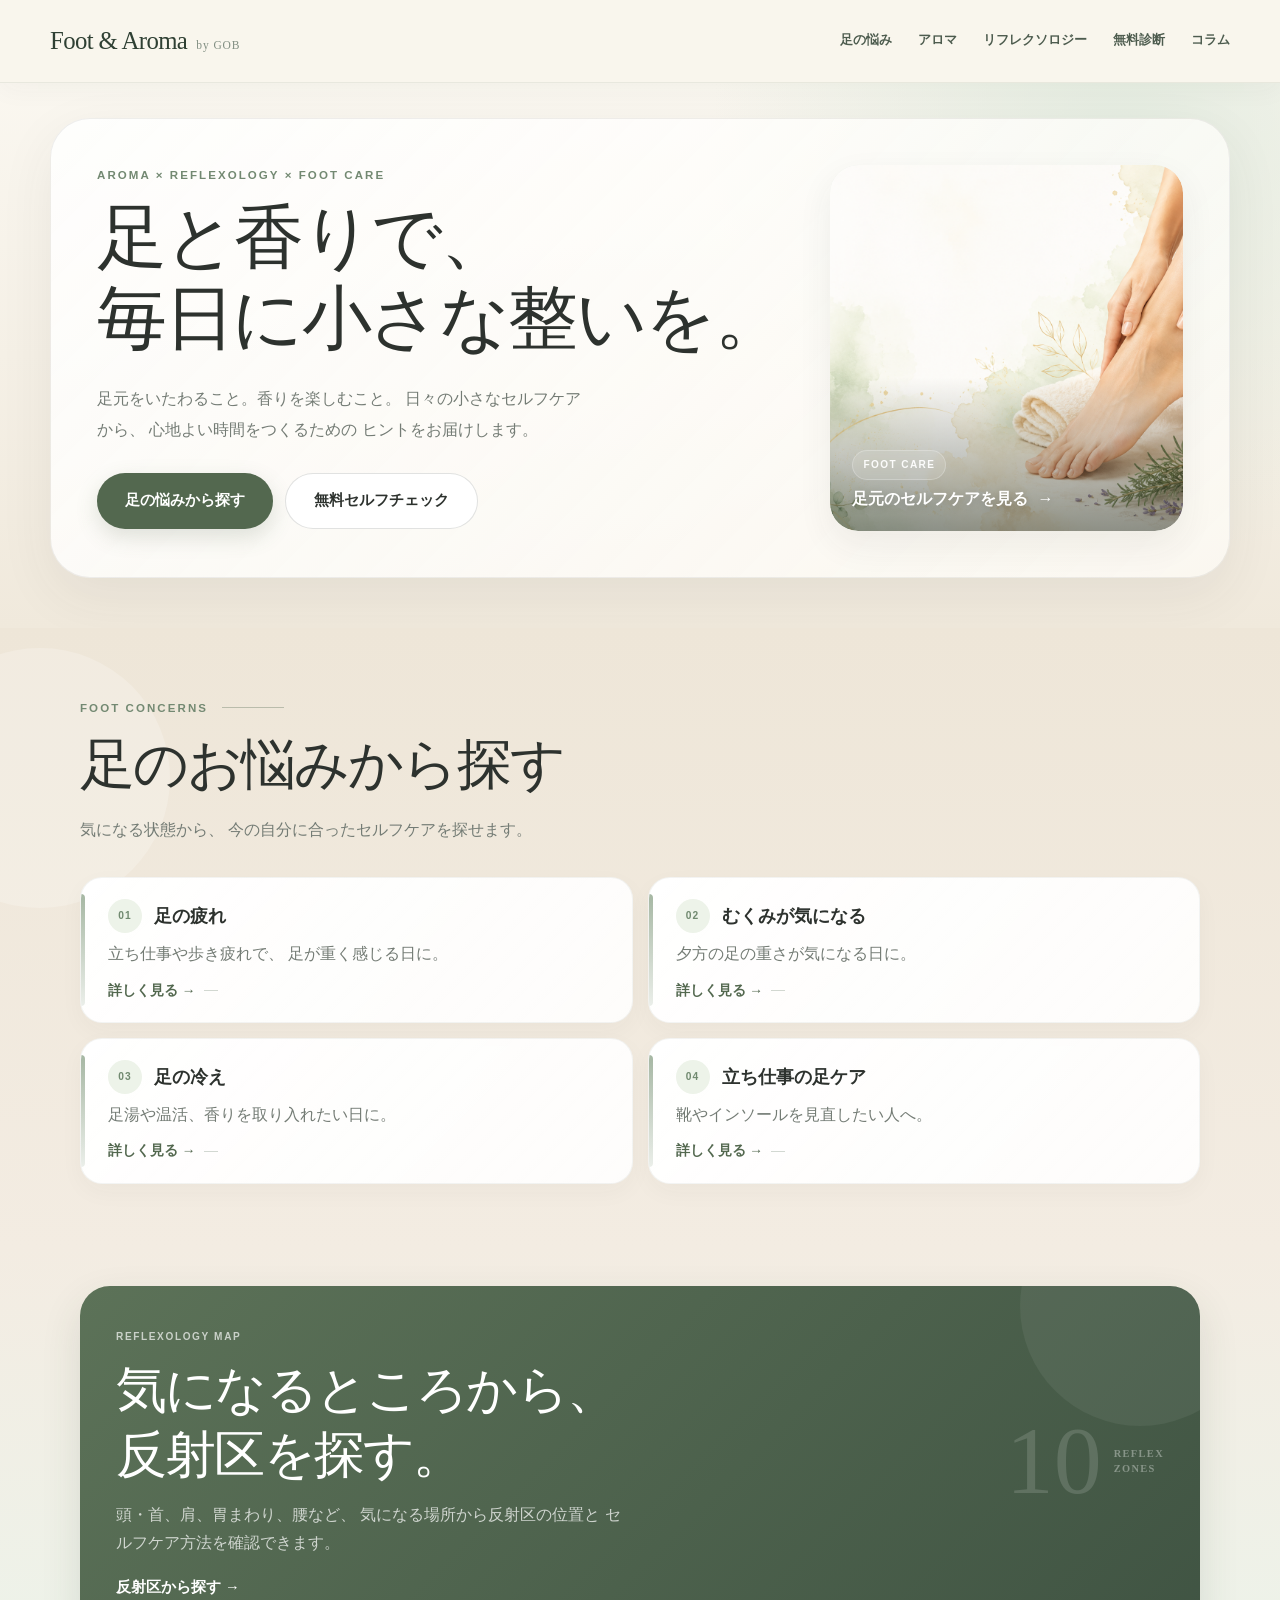
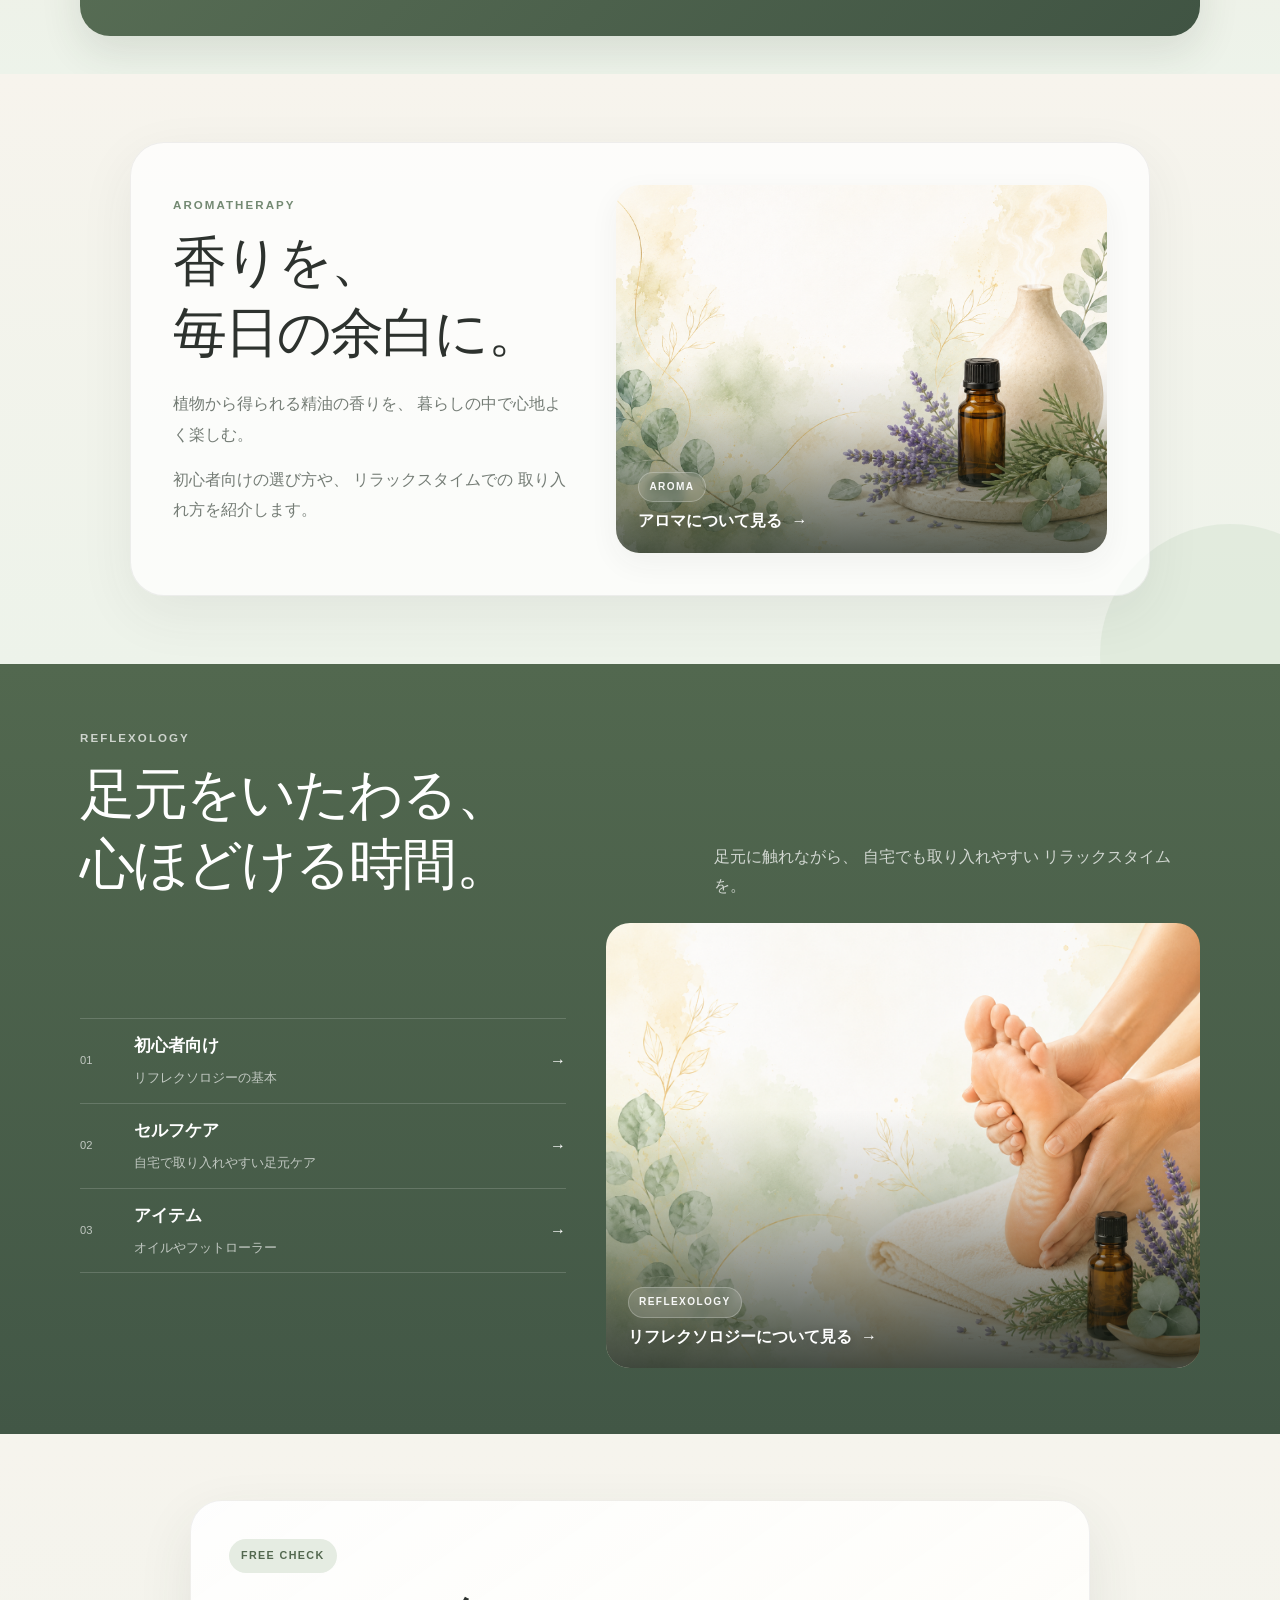
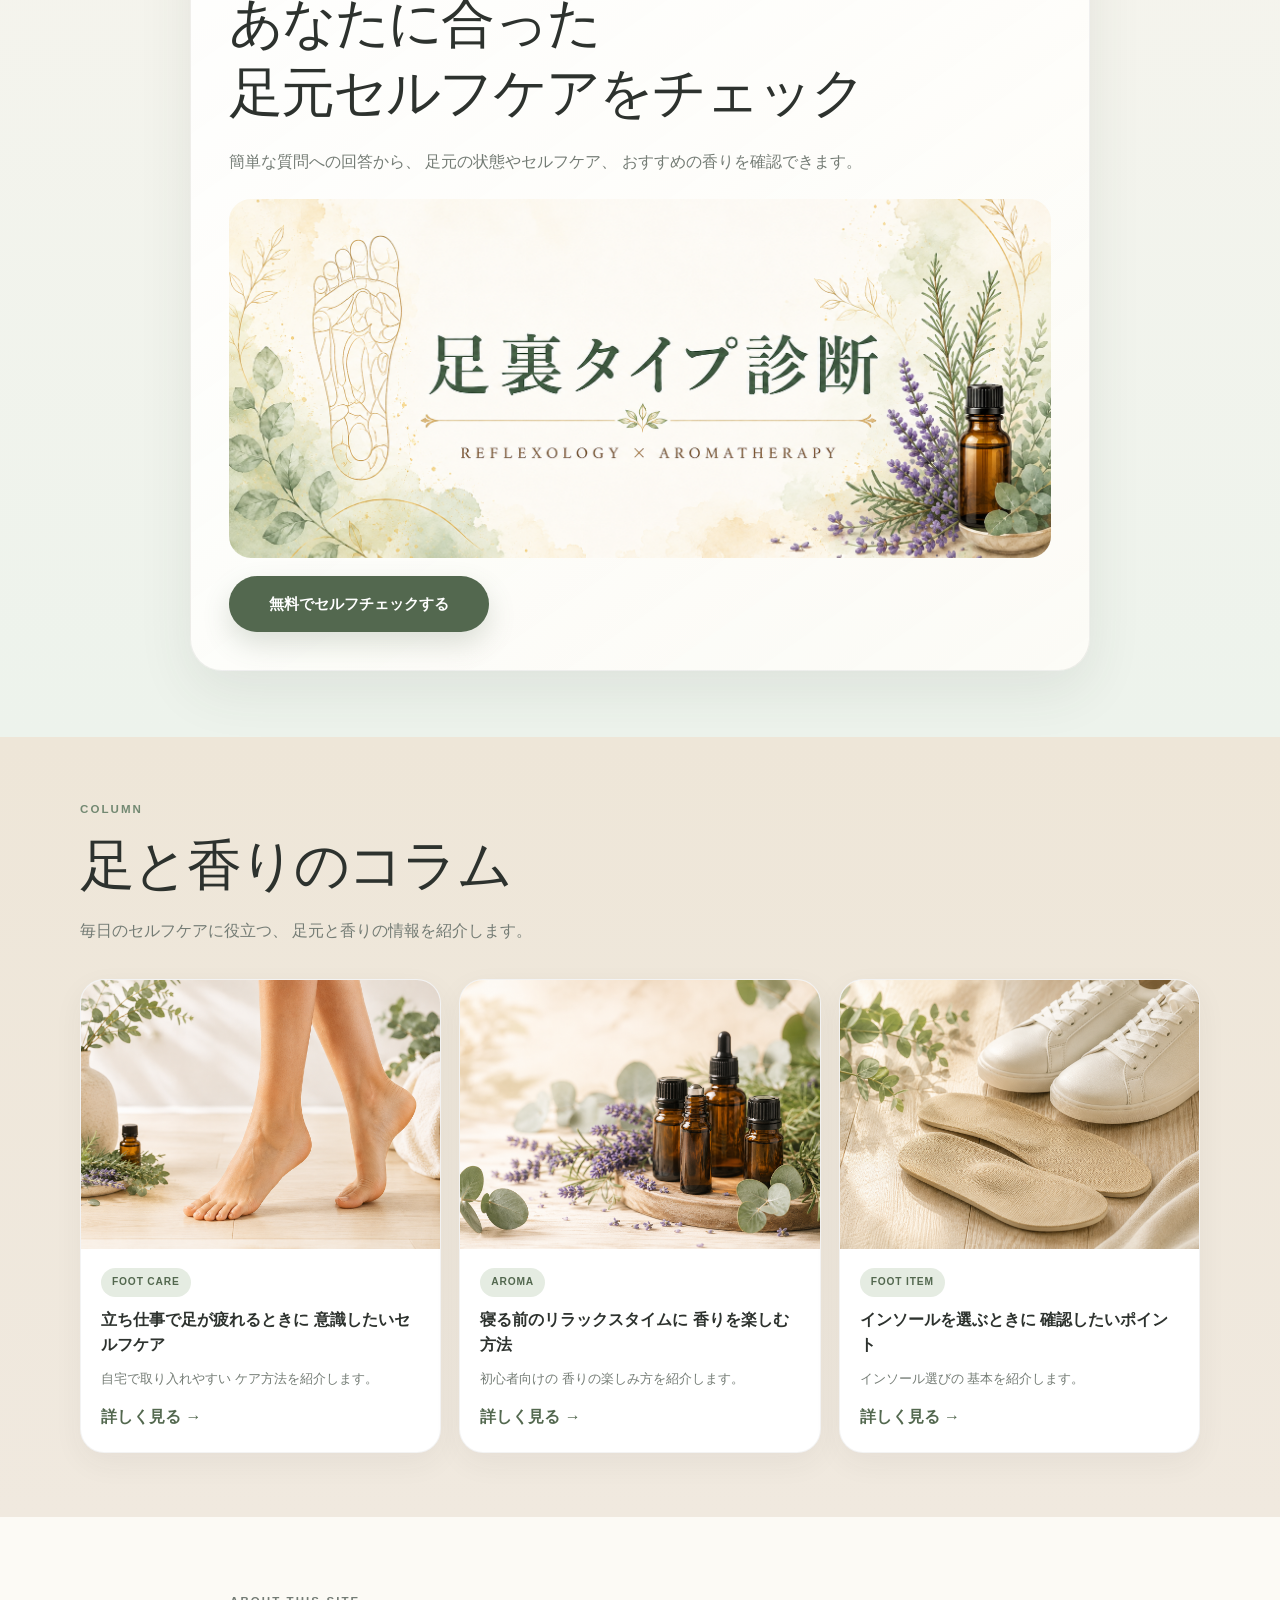
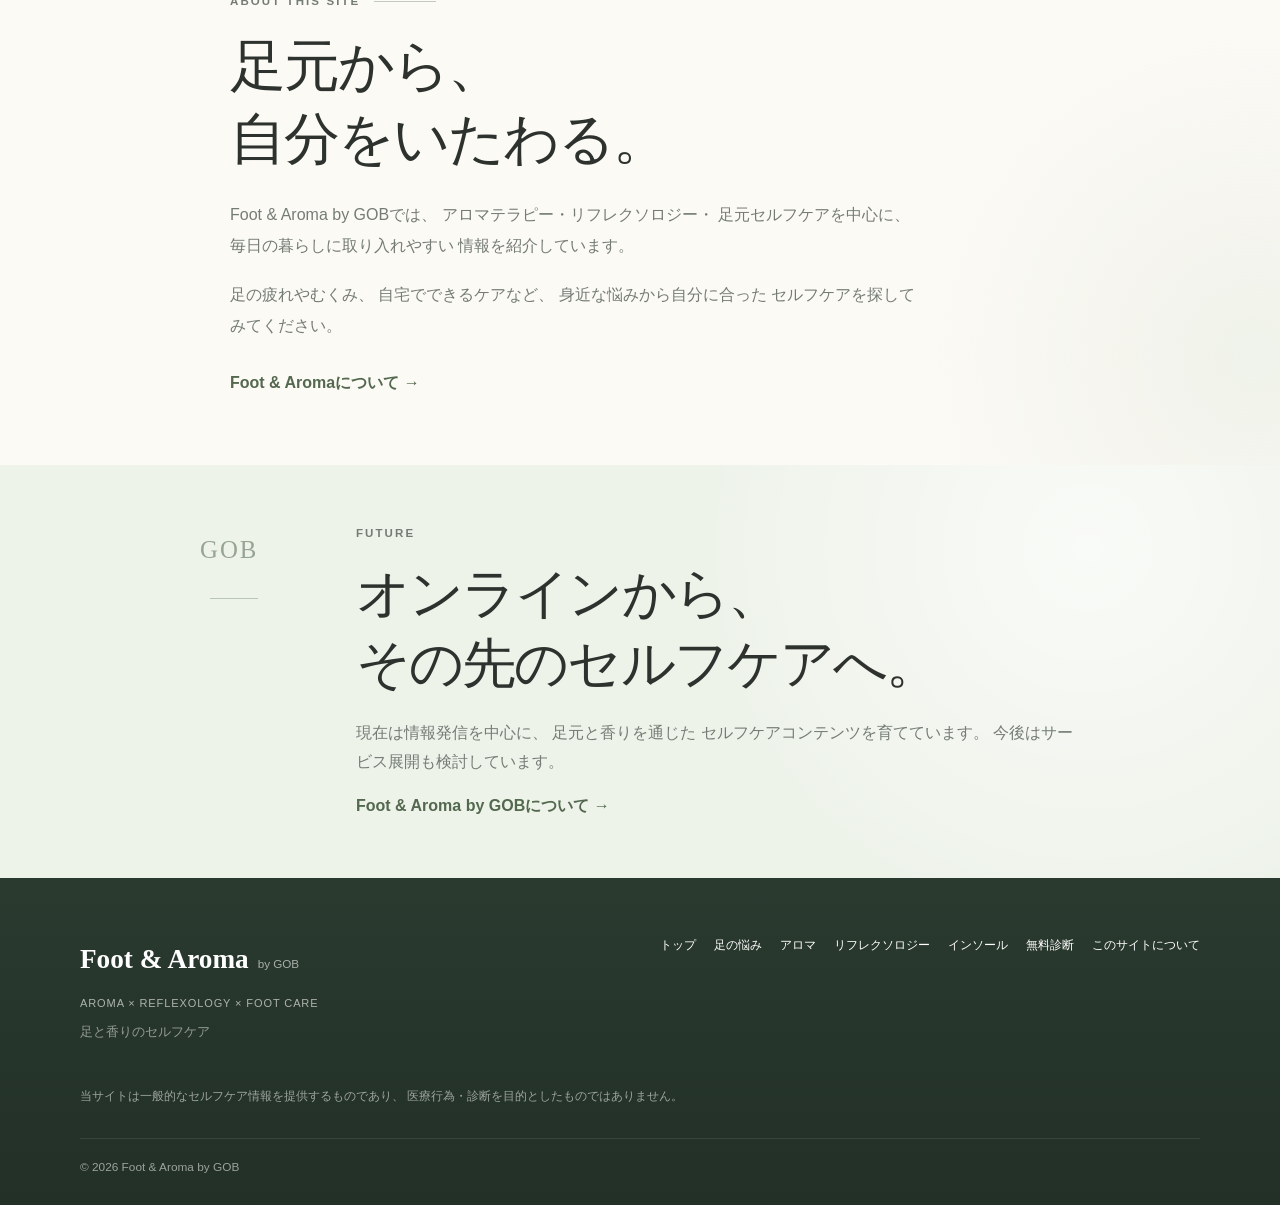
<file: index.html>
<!DOCTYPE html>
<html lang="ja">

<head>
  <meta charset="UTF-8">

  <meta
    name="viewport"
    content="width=device-width, initial-scale=1.0"
  >

  <title>
    Foot & Aroma by GOB｜アロマ・リフレクソロジー・足元セルフケア
  </title>

  <meta
    name="description"
    content="足の疲れ・むくみ・冷えなど、毎日の足元の悩みに。アロマテラピー、リフレクソロジー、足裏セルフケアを通じて、毎日に心地よい整いを届けるFoot & Aroma by GOB。"
  >

  <link
    rel="canonical"
    href="https://gamikazu.github.io/foot-aroma-site/"
  >

  <meta property="og:type" content="website">
  <meta property="og:locale" content="ja_JP">

  <meta
    property="og:title"
    content="Foot & Aroma by GOB｜足と香りのセルフケア"
  >

  <meta
    property="og:description"
    content="足と香りで、毎日に小さな整いを。"
  >

  <meta
    property="og:url"
    content="https://gamikazu.github.io/foot-aroma-site/"
  >

  <meta
    property="og:site_name"
    content="Foot & Aroma by GOB"
  >

  <meta
    property="og:image"
    content="https://gamikazu.github.io/foot-aroma-site/hero-main.png"
  >

  <meta
    name="twitter:card"
    content="summary_large_image"
  >

  <meta
    name="twitter:title"
    content="Foot & Aroma by GOB"
  >

  <meta
    name="twitter:description"
    content="足と香りで、毎日に小さな整いを。"
  >

  <meta
    name="twitter:image"
    content="https://gamikazu.github.io/foot-aroma-site/hero-main.png"
  >

  <link
    rel="stylesheet"
    href="style.css"
  >

  <script type="application/ld+json">
  {
    "@context": "https://schema.org",
    "@type": "WebSite",
    "name": "Foot & Aroma by GOB",
    "alternateName": "Foot & Aroma",
    "url": "https://gamikazu.github.io/foot-aroma-site/",
    "description": "アロマテラピー、リフレクソロジー、足元セルフケアを紹介する情報サイト",
    "inLanguage": "ja"
  }
  </script>

</head>

<body>


  <!-- =========================================
       HEADER
  ========================================== -->

  <header class="site-header">

    <div class="header-inner">

      <a
        href="index.html"
        class="text-logo"
        aria-label="Foot & Aroma by GOB トップページ"
      >

        <span class="text-logo-main">
          Foot & Aroma
        </span>

        <span class="text-logo-sub">
          by GOB
        </span>

      </a>


      <button
        class="menu-button"
        type="button"
        aria-label="メニューを開く"
        aria-expanded="false"
        aria-controls="global-nav"
      >
        <span></span>
        <span></span>
        <span></span>
      </button>


      <nav
        id="global-nav"
        class="global-nav"
        aria-label="メインナビゲーション"
      >

        <a href="#concerns">
          足の悩み
        </a>

        <a href="#aroma">
          アロマ
        </a>

        <a href="#reflexology">
          リフレクソロジー
        </a>

        <a href="#diagnosis">
          無料診断
        </a>

        <a href="#column">
          コラム
        </a>

      </nav>

    </div>

  </header>



  <main>


    <!-- =========================================
         HERO
    ========================================== -->

    <section class="hero">

      <div class="hero-shell">

        <div class="hero-copy">

          <p class="eyebrow">
            AROMA × REFLEXOLOGY × FOOT CARE
          </p>


          <h1>

            <span class="hero-title-line">
              足と香りで、
            </span>

            <span class="hero-title-line">
              毎日に小さな整いを。
            </span>

          </h1>


          <p class="hero-description">
            足元をいたわること。香りを楽しむこと。
            日々の小さなセルフケアから、
            心地よい時間をつくるための
            ヒントをお届けします。
          </p>


          <div class="hero-actions">

            <a
              href="foot-care.html"
              class="button button-primary"
            >
              足の悩みから探す
            </a>

            <a
              href="diagnosis.html"
              class="button button-secondary"
            >
              無料セルフチェック
            </a>

          </div>

        </div>


        <div class="hero-visual">

          <a
            href="foot-care.html"
            class="hero-image-link image-cta-card image-cta-hero"
            aria-label="足元のセルフケアを見る"
          >

            <img
              src="hero-main.png"
              alt="アロマオイルと足元のセルフケアをイメージしたビジュアル"
              fetchpriority="high"
              decoding="async"
            >

            <span class="image-cta-overlay">

              <span class="image-cta-kicker">
                FOOT CARE
              </span>

              <span class="image-cta-title">
                足元のセルフケアを見る
                <span class="image-cta-arrow">
                  →
                </span>
              </span>

            </span>

          </a>

        </div>

      </div>

    </section>



    <!-- =========================================
         FOOT CONCERNS
    ========================================== -->

    <section
      id="concerns"
      class="section section-concerns"
    >

      <div class="container">

        <div class="section-heading">

          <p class="eyebrow">
            FOOT CONCERNS
          </p>


          <h2>
            足のお悩みから探す
          </h2>


          <p>
            気になる状態から、
            今の自分に合ったセルフケアを探せます。
          </p>

        </div>


        <div class="concern-grid">


          <a
            href="foot-care.html#fatigue"
            class="concern-card"
          >

            <div class="concern-card-top">

              <span>
                01
              </span>

              <h3>
                足の疲れ
              </h3>

            </div>


            <p>
              立ち仕事や歩き疲れで、
              足が重く感じる日に。
            </p>


            <strong>
              詳しく見る →
            </strong>

          </a>



          <a
            href="foot-care.html#swelling"
            class="concern-card"
          >

            <div class="concern-card-top">

              <span>
                02
              </span>

              <h3>
                むくみが気になる
              </h3>

            </div>


            <p>
              夕方の足の重さが気になる日に。
            </p>


            <strong>
              詳しく見る →
            </strong>

          </a>



          <a
            href="foot-care.html#cold"
            class="concern-card"
          >

            <div class="concern-card-top">

              <span>
                03
              </span>

              <h3>
                足の冷え
              </h3>

            </div>


            <p>
              足湯や温活、香りを取り入れたい日に。
            </p>


            <strong>
              詳しく見る →
            </strong>

          </a>



          <a
            href="foot-care.html#standing"
            class="concern-card"
          >

            <div class="concern-card-top">

              <span>
                04
              </span>

              <h3>
                立ち仕事の足ケア
              </h3>

            </div>


            <p>
              靴やインソールを見直したい人へ。
            </p>


            <strong>
              詳しく見る →
            </strong>

          </a>


        </div>

      </div>

    </section>



    <!-- =========================================
         REFLEX ZONE CTA
    ========================================== -->

    <section class="reflex-zone-cta-section">

      <div class="container">

        <a
          href="reflexology.html#reflex-zones"
          class="reflex-zone-cta"
          aria-label="反射区から探す"
        >

          <div class="reflex-zone-cta-copy">

            <span class="reflex-zone-cta-label">
              REFLEXOLOGY MAP
            </span>

            <h2>
              気になるところから、<br>
              反射区を探す。
            </h2>

            <p>
              頭・首、肩、胃まわり、腰など、
              気になる場所から反射区の位置と
              セルフケア方法を確認できます。
            </p>

            <strong>
              反射区から探す →
            </strong>

          </div>


          <div
            class="reflex-zone-cta-mark"
            aria-hidden="true"
          >
            10

            <small>
              REFLEX<br>
              ZONES
            </small>

          </div>

        </a>

      </div>

    </section>



    <!-- =========================================
         AROMA
    ========================================== -->

    <section
      id="aroma"
      class="section section-aroma"
    >

      <div class="container aroma-layout">

        <div class="aroma-copy">

          <p class="eyebrow">
            AROMATHERAPY
          </p>


          <h2>
            香りを、<br>
            毎日の余白に。
          </h2>


          <p>
            植物から得られる精油の香りを、
            暮らしの中で心地よく楽しむ。
          </p>


          <p>
            初心者向けの選び方や、
            リラックスタイムでの
            取り入れ方を紹介します。
          </p>

        </div>


        <a
          href="aroma.html"
          class="aroma-image image-link image-cta-card"
          aria-label="アロマについて見る"
        >

          <img
            src="category-aroma.png"
            alt="アロマオイルと植物のイメージ"
            loading="lazy"
            decoding="async"
          >

          <span class="image-cta-overlay">

            <span class="image-cta-kicker">
              AROMA
            </span>

            <span class="image-cta-title">
              アロマについて見る

              <span class="image-cta-arrow">
                →
              </span>

            </span>

          </span>

        </a>

      </div>

    </section>



    <!-- =========================================
         REFLEXOLOGY
    ========================================== -->

    <section
      id="reflexology"
      class="section section-reflexology"
    >

      <div class="container">


        <div class="reflexology-heading">

          <div>

            <p class="eyebrow eyebrow-light">
              REFLEXOLOGY
            </p>


            <h2>
              足元をいたわる、<br>
              心ほどける時間。
            </h2>

          </div>


          <p>
            足元に触れながら、
            自宅でも取り入れやすい
            リラックスタイムを。
          </p>

        </div>


        <div class="reflexology-layout">

          <div class="reflexology-menu">


            <a
              href="reflexology.html"
              class="reflexology-row"
            >

              <span>
                01
              </span>

              <div>

                <strong>
                  初心者向け
                </strong>

                <small>
                  リフレクソロジーの基本
                </small>

              </div>

              <b>
                →
              </b>

            </a>



            <a
              href="reflexology.html"
              class="reflexology-row"
            >

              <span>
                02
              </span>

              <div>

                <strong>
                  セルフケア
                </strong>

                <small>
                  自宅で取り入れやすい足元ケア
                </small>

              </div>

              <b>
                →
              </b>

            </a>



            <a
              href="reflexology.html"
              class="reflexology-row"
            >

              <span>
                03
              </span>

              <div>

                <strong>
                  アイテム
                </strong>

                <small>
                  オイルやフットローラー
                </small>

              </div>

              <b>
                →
              </b>

            </a>


          </div>


          <a
            href="reflexology.html"
            class="reflexology-image image-link image-cta-card image-cta-reflexology"
            aria-label="リフレクソロジーについて見る"
          >

            <img
              src="category-reflexology.png"
              alt="リフレクソロジーのイメージ"
              loading="lazy"
              decoding="async"
            >

            <span class="image-cta-overlay">

              <span class="image-cta-kicker">
                REFLEXOLOGY
              </span>

              <span class="image-cta-title">

                リフレクソロジーについて見る

                <span class="image-cta-arrow">
                  →
                </span>

              </span>

            </span>

          </a>

        </div>

      </div>

    </section>



    <!-- =========================================
         FREE CHECK
    ========================================== -->

    <section
      id="diagnosis"
      class="section section-diagnosis"
    >

      <div class="container">

        <div class="diagnosis-card">

          <div class="diagnosis-badge">
            FREE CHECK
          </div>


          <div class="diagnosis-copy">

            <h2>
              あなたに合った<br>
              足元セルフケアをチェック
            </h2>


            <p>
              簡単な質問への回答から、
              足元の状態やセルフケア、
              おすすめの香りを確認できます。
            </p>

          </div>


          <a
            href="diagnosis.html"
            class="diagnosis-image image-link"
            aria-label="無料セルフチェックを見る"
          >

            <img
              src="diagnosis-banner.png"
              alt="足裏タイプ診断とアロマテラピーのイメージ"
              loading="lazy"
              decoding="async"
            >

          </a>


          <a
            href="diagnosis.html"
            class="button button-primary diagnosis-button"
          >
            無料でセルフチェックする
          </a>

        </div>

      </div>

    </section>



    <!-- =========================================
         COLUMN
    ========================================== -->

    <section
      id="column"
      class="section section-column"
    >

      <div class="container">

        <div class="section-heading">

          <p class="eyebrow">
            COLUMN
          </p>


          <h2>
            足と香りのコラム
          </h2>


          <p>
            毎日のセルフケアに役立つ、
            足元と香りの情報を紹介します。
          </p>

        </div>


        <div class="column-grid">


          <article class="column-card">

            <a
              href="foot-care.html#fatigue"
              class="column-image image-link"
              aria-label="足のセルフケアについて見る"
            >

              <img
                src="column-footcare.png"
                alt="足元のセルフケア"
                loading="lazy"
                decoding="async"
              >

            </a>


            <div class="column-body">

              <span class="column-tag">
                FOOT CARE
              </span>


              <h3>
                立ち仕事で足が疲れるときに
                意識したいセルフケア
              </h3>


              <p>
                自宅で取り入れやすい
                ケア方法を紹介します。
              </p>


              <a
                href="foot-care.html#fatigue"
                class="text-link"
              >
                詳しく見る →
              </a>

            </div>

          </article>



          <article class="column-card">

            <a
              href="aroma.html"
              class="column-image image-link"
              aria-label="アロマについて見る"
            >

              <img
                src="column-aroma.png"
                alt="アロマオイルと植物"
                loading="lazy"
                decoding="async"
              >

            </a>


            <div class="column-body">

              <span class="column-tag">
                AROMA
              </span>


              <h3>
                寝る前のリラックスタイムに
                香りを楽しむ方法
              </h3>


              <p>
                初心者向けの
                香りの楽しみ方を紹介します。
              </p>


              <a
                href="aroma.html"
                class="text-link"
              >
                詳しく見る →
              </a>

            </div>

          </article>



          <article class="column-card">

            <a
              href="insole.html"
              class="column-image image-link"
              aria-label="インソールについて見る"
            >

              <img
                src="column-insole.png"
                alt="靴とインソール"
                loading="lazy"
                decoding="async"
              >

            </a>


            <div class="column-body">

              <span class="column-tag">
                FOOT ITEM
              </span>


              <h3>
                インソールを選ぶときに
                確認したいポイント
              </h3>


              <p>
                インソール選びの
                基本を紹介します。
              </p>


              <a
                href="insole.html"
                class="text-link"
              >
                詳しく見る →
              </a>

            </div>

          </article>


        </div>

      </div>

    </section>



    <!-- =========================================
         ABOUT
    ========================================== -->

    <section class="section section-about">

      <div class="container about-layout">

        <div class="about-content">

          <p class="eyebrow">
            ABOUT THIS SITE
          </p>


          <h2>
            足元から、<br>
            自分をいたわる。
          </h2>


          <p>
            Foot & Aroma by GOBでは、
            アロマテラピー・リフレクソロジー・
            足元セルフケアを中心に、
            毎日の暮らしに取り入れやすい
            情報を紹介しています。
          </p>


          <p>
            足の疲れやむくみ、
            自宅でできるケアなど、
            身近な悩みから自分に合った
            セルフケアを探してみてください。
          </p>


          <a
            href="about.html"
            class="text-link"
          >
            Foot & Aromaについて →
          </a>

        </div>

      </div>

    </section>



    <!-- =========================================
         FUTURE
    ========================================== -->

    <section class="section section-future">

      <div class="container future-layout">

        <div class="future-brand">
          GOB
        </div>


        <div class="future-copy">

          <p class="eyebrow">
            FUTURE
          </p>


          <h2>
            オンラインから、<br>
            その先のセルフケアへ。
          </h2>


          <p>
            現在は情報発信を中心に、
            足元と香りを通じた
            セルフケアコンテンツを育てています。
            今後はサービス展開も検討しています。
          </p>


          <a
            href="about.html"
            class="text-link"
          >
            Foot & Aroma by GOBについて →
          </a>

        </div>

      </div>

    </section>


  </main>



  <!-- =========================================
       FOOTER
  ========================================== -->

  <footer class="site-footer">

    <div class="container footer-inner">

      <div class="footer-brand">

        <div class="footer-brand-line">

          <strong>
            Foot & Aroma
          </strong>

          <span>
            by GOB
          </span>

        </div>


        <p>
          AROMA × REFLEXOLOGY × FOOT CARE
        </p>


        <small>
          足と香りのセルフケア
        </small>

      </div>


      <nav
        class="footer-nav"
        aria-label="フッターナビゲーション"
      >

        <a href="index.html">
          トップ
        </a>

        <a href="foot-care.html">
          足の悩み
        </a>

        <a href="aroma.html">
          アロマ
        </a>

        <a href="reflexology.html">
          リフレクソロジー
        </a>

        <a href="insole.html">
          インソール
        </a>

        <a href="diagnosis.html">
          無料診断
        </a>

        <a href="about.html">
          このサイトについて
        </a>

      </nav>


      <p class="footer-note">
        当サイトは一般的なセルフケア情報を提供するものであり、
        医療行為・診断を目的としたものではありません。
      </p>


      <p class="copyright">
        © 2026 Foot & Aroma by GOB
      </p>

    </div>

  </footer>


  <script src="script.js"></script>


</body>

</html>
</file>
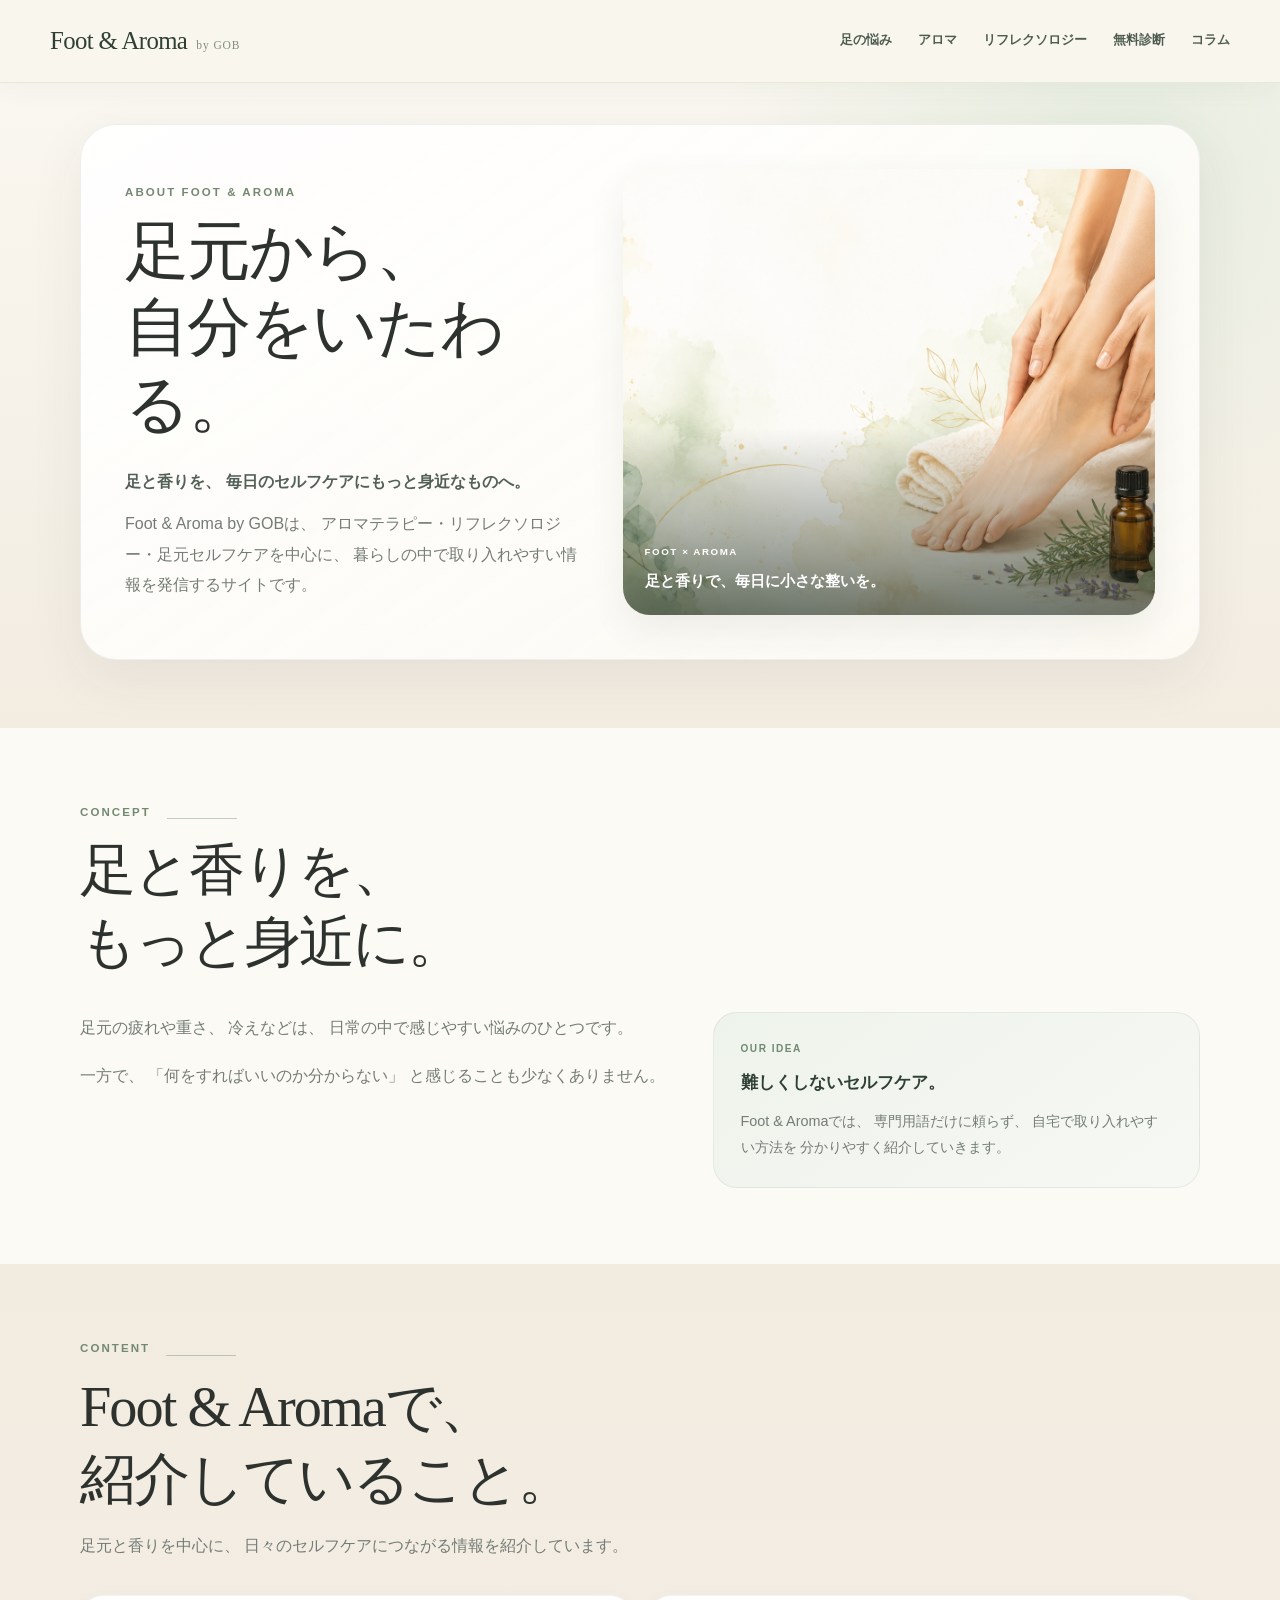
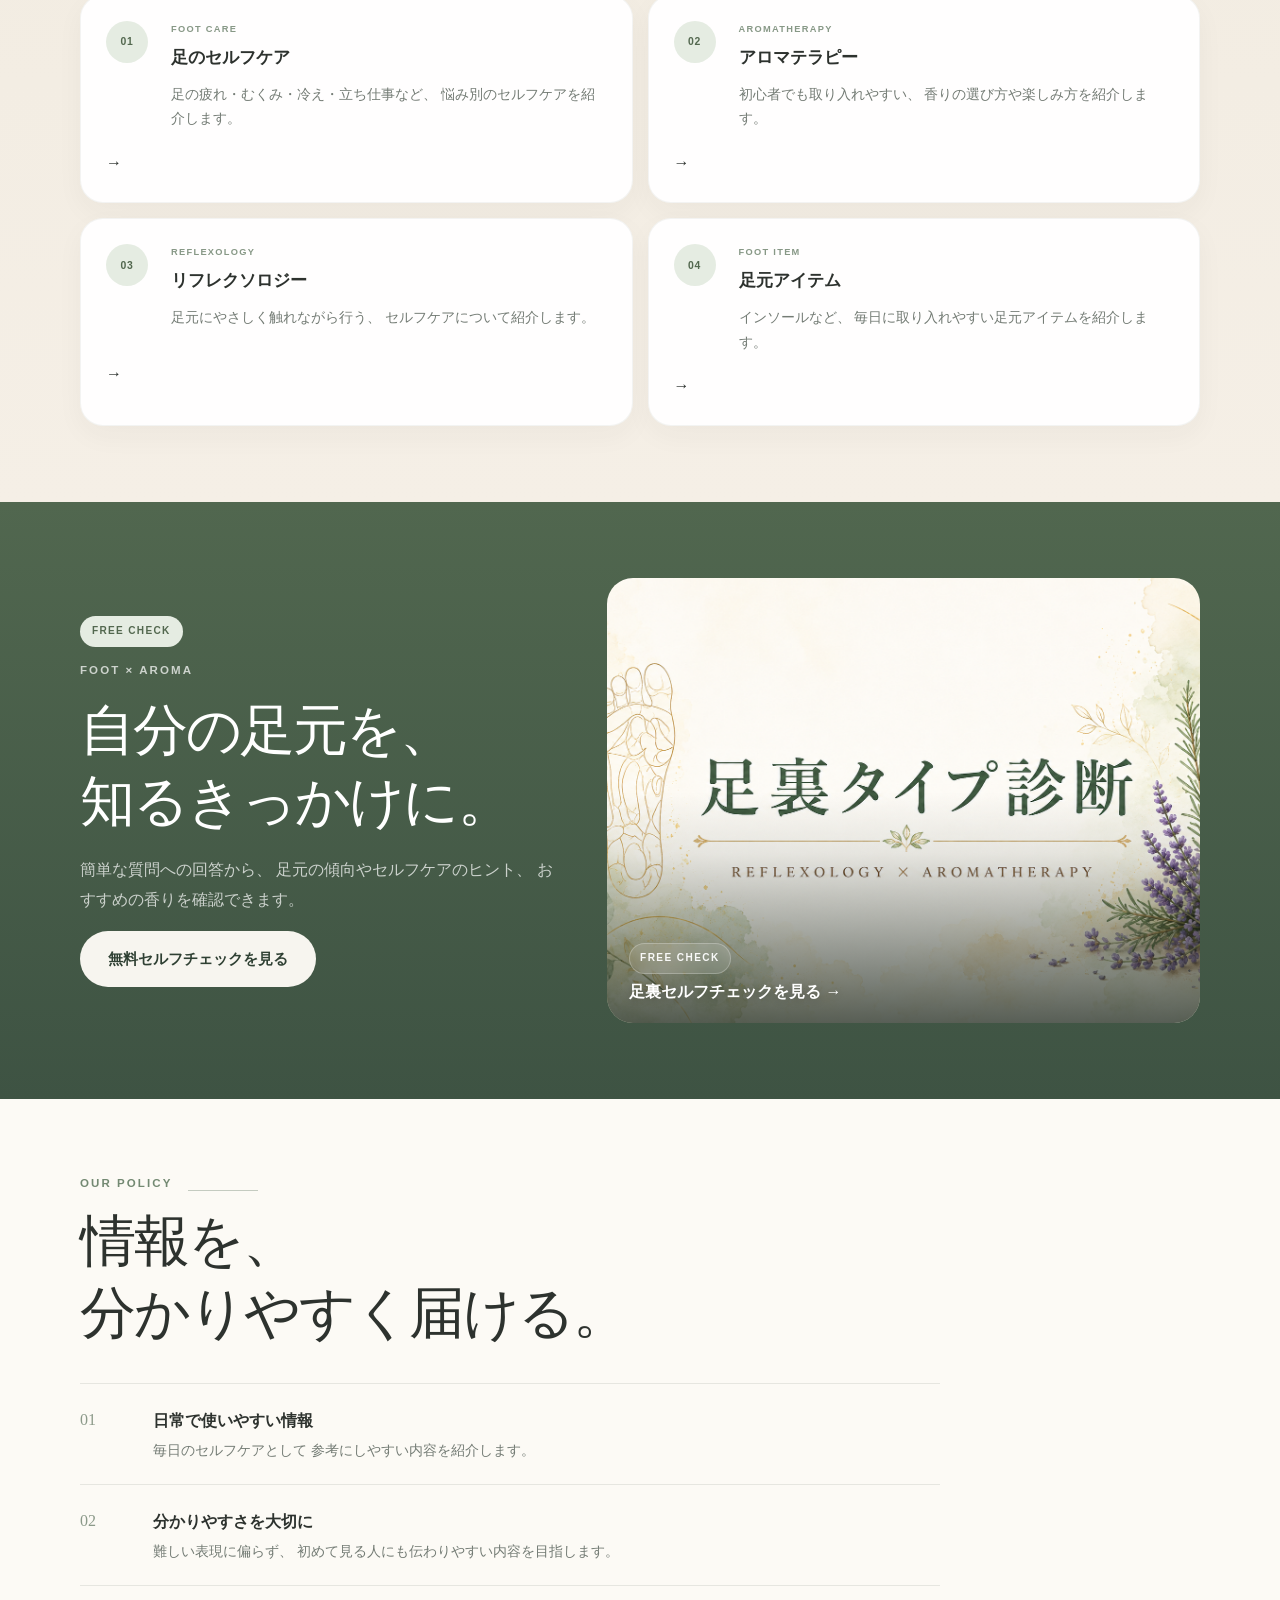
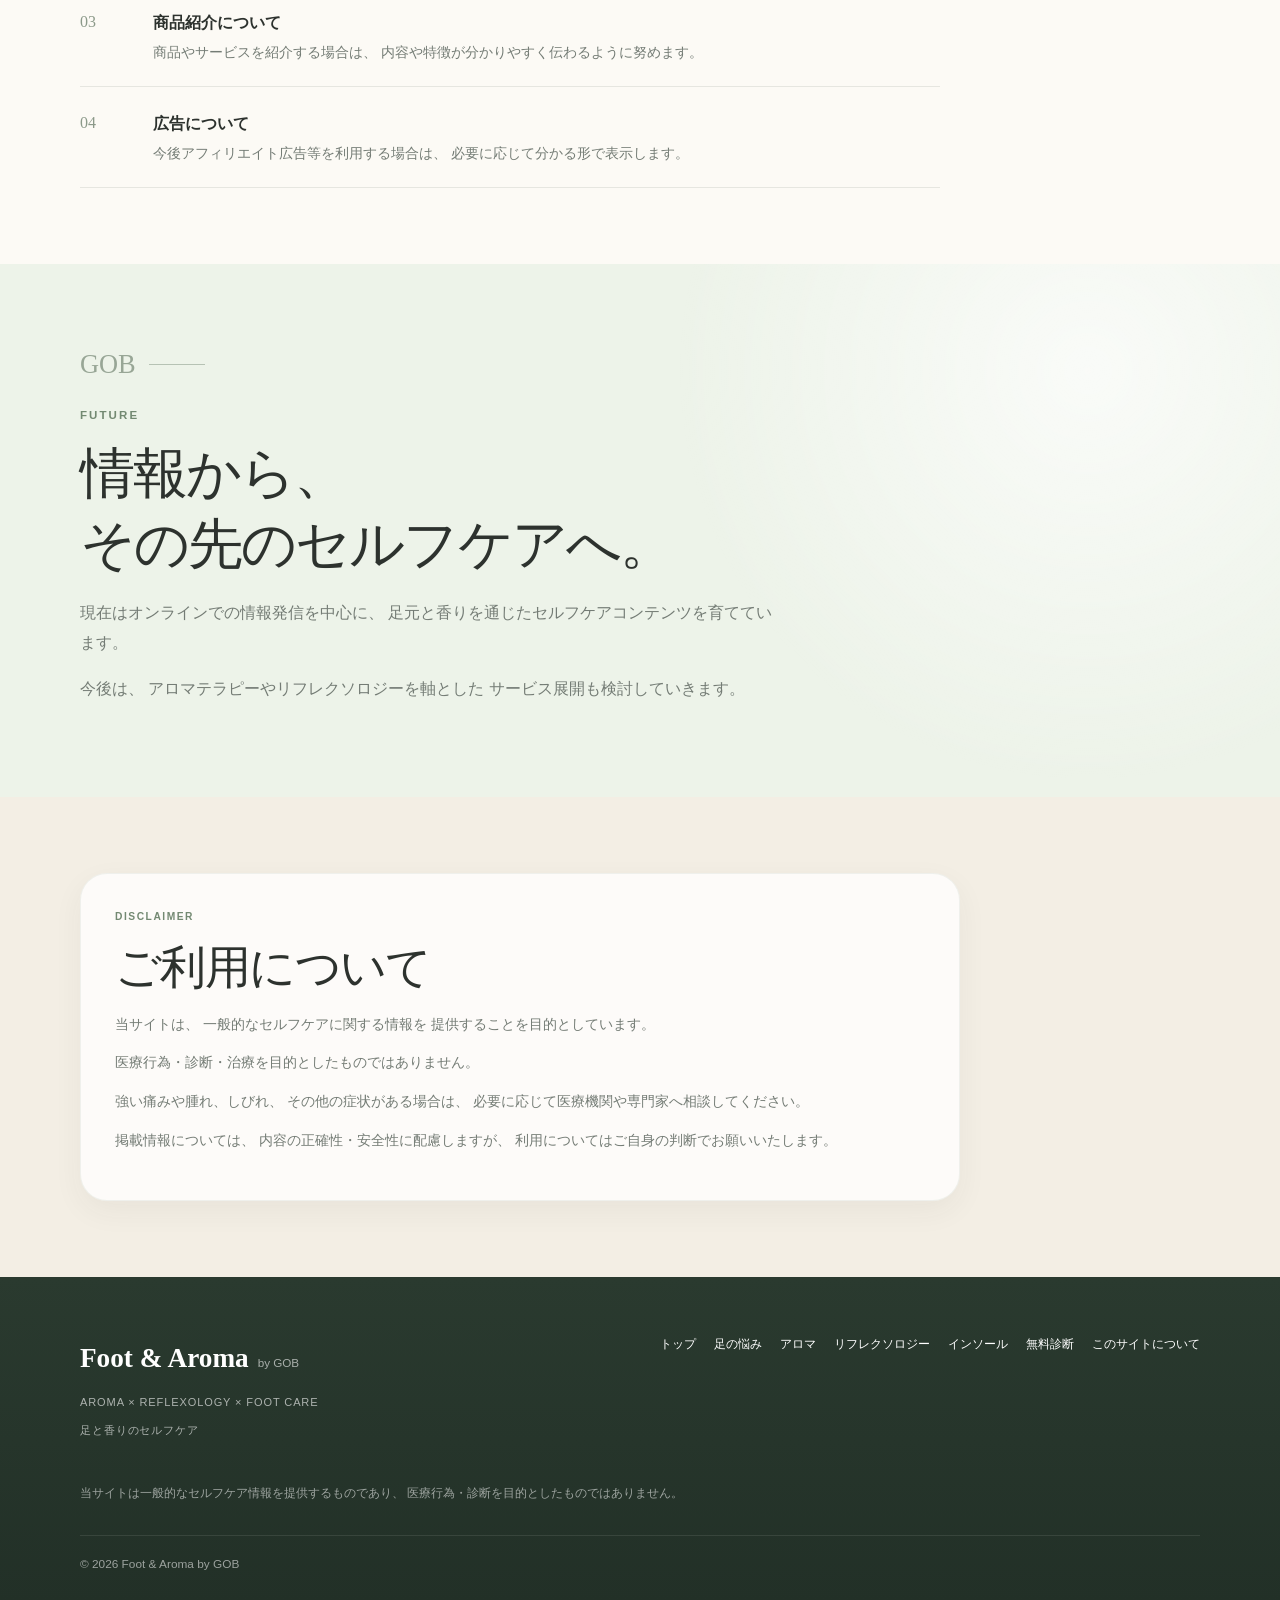
<file: about.html>
<!DOCTYPE html>
<html lang="ja">

<head>
  <meta charset="UTF-8">

  <meta
    name="viewport"
    content="width=device-width, initial-scale=1.0"
  >

  <title>このサイトについて｜Foot & Aroma by GOB｜足と香りのセルフケア</title>

  <meta
    name="description"
    content="Foot & Aroma by GOBは、アロマテラピー、リフレクソロジー、足元セルフケアを中心に、毎日の暮らしに取り入れやすい情報を紹介するセルフケア情報サイトです。"
  >

  <link
    rel="canonical"
    href="https://gamikazu.github.io/foot-aroma-site/about.html"
  >

  <meta property="og:type" content="website">
  <meta property="og:locale" content="ja_JP">

  <meta
    property="og:title"
    content="このサイトについて｜Foot & Aroma by GOB"
  >

  <meta
    property="og:description"
    content="足と香りから、毎日のセルフケアを考える情報サイトです。"
  >

  <meta
    property="og:url"
    content="https://gamikazu.github.io/foot-aroma-site/about.html"
  >

  <meta
    property="og:image"
    content="https://gamikazu.github.io/foot-aroma-site/hero-main.png"
  >

  <meta
    property="og:site_name"
    content="Foot & Aroma by GOB"
  >

  <meta
    name="twitter:card"
    content="summary_large_image"
  >

  <meta
    name="twitter:title"
    content="このサイトについて｜Foot & Aroma by GOB"
  >

  <meta
    name="twitter:description"
    content="アロマテラピー、リフレクソロジー、足元セルフケアについて紹介する情報サイトです。"
  >

  <meta
    name="twitter:image"
    content="https://gamikazu.github.io/foot-aroma-site/hero-main.png"
  >

  <link rel="stylesheet" href="style.css">

  <script type="application/ld+json">
  {
    "@context": "https://schema.org",
    "@type": "AboutPage",
    "name": "このサイトについて",
    "url": "https://gamikazu.github.io/foot-aroma-site/about.html",
    "description": "Foot & Aroma by GOBのサイト概要、運営方針、コンテンツについて紹介します。",
    "inLanguage": "ja"
  }
  </script>

</head>


<body>


  <!-- ========================================
       HEADER
  ========================================= -->

  <header class="site-header">

    <div class="header-inner">

      <a
        href="index.html"
        class="text-logo"
        aria-label="Foot & Aroma by GOB トップページ"
      >

        <span class="text-logo-main">
          Foot & Aroma
        </span>

        <span class="text-logo-sub">
          by GOB
        </span>

      </a>


      <button
        class="menu-button"
        type="button"
        aria-label="メニューを開く"
        aria-expanded="false"
        aria-controls="global-nav"
      >
        <span></span>
        <span></span>
        <span></span>
      </button>


      <nav
        id="global-nav"
        class="global-nav"
        aria-label="メインナビゲーション"
      >

        <a href="foot-care.html">
          足の悩み
        </a>

        <a href="aroma.html">
          アロマ
        </a>

        <a href="reflexology.html">
          リフレクソロジー
        </a>

        <a href="diagnosis.html">
          無料診断
        </a>

        <a href="index.html#column">
          コラム
        </a>

      </nav>

    </div>

  </header>



  <!-- ========================================
       MAIN
  ========================================= -->

  <main class="about-page">


    <!-- ========================================
         HERO
    ========================================= -->

    <section class="about-page-hero">

      <div class="container">

        <div class="about-hero-card">

          <div class="about-hero-copy">

            <p class="eyebrow">
              ABOUT FOOT & AROMA
            </p>

            <h1>
              足元から、<br>
              自分をいたわる。
            </h1>

            <p class="about-hero-lead">
              足と香りを、
              <br class="sp-only">
              毎日のセルフケアにもっと身近なものへ。
            </p>

            <p class="about-hero-text">
              Foot & Aroma by GOBは、
              <br class="sp-only">
              アロマテラピー・リフレクソロジー・足元セルフケアを中心に、
              <br class="sp-only">
              暮らしの中で取り入れやすい情報を発信するサイトです。
            </p>

          </div>


          <div class="about-hero-image">

            <img
              src="hero-main.png"
              alt="Foot & Aroma by GOBの足元ケアとアロマテラピーのイメージ"
              loading="eager"
              decoding="async"
            >

            <div class="about-image-caption">

              <span>
                FOOT × AROMA
              </span>

              <strong>
                足と香りで、毎日に小さな整いを。
              </strong>

            </div>

          </div>

        </div>

      </div>

    </section>



    <!-- ========================================
         CONCEPT
    ========================================= -->

    <section class="about-section about-concept-section">

      <div class="container">

        <div class="about-section-heading">

          <div class="about-heading-line">

            <p class="eyebrow">
              CONCEPT
            </p>

          </div>

          <h2>
            足と香りを、<br>
            もっと身近に。
          </h2>

        </div>


        <div class="about-concept-layout">

          <div class="about-concept-main">

            <p>
              足元の疲れや重さ、
              冷えなどは、
              <br class="sp-only">
              日常の中で感じやすい悩みのひとつです。
            </p>

            <p>
              一方で、
              <br class="sp-only">
              「何をすればいいのか分からない」
              と感じることも少なくありません。
            </p>

          </div>


          <div class="about-concept-note">

            <span>
              OUR IDEA
            </span>

            <strong>
              難しくしないセルフケア。
            </strong>

            <p>
              Foot & Aromaでは、
              <br class="sp-only">
              専門用語だけに頼らず、
              <br class="sp-only">
              自宅で取り入れやすい方法を
              分かりやすく紹介していきます。
            </p>

          </div>

        </div>

      </div>

    </section>



    <!-- ========================================
         CONTENT
    ========================================= -->

    <section class="about-section about-content-section">

      <div class="container">

        <div class="about-section-heading">

          <div class="about-heading-line">

            <p class="eyebrow">
              CONTENT
            </p>

          </div>

          <h2>
            Foot & Aromaで、<br>
            紹介していること。
          </h2>

          <p>
            足元と香りを中心に、
            <br class="sp-only">
            日々のセルフケアにつながる情報を紹介しています。
          </p>

        </div>


        <div class="about-content-grid">


          <a
            href="foot-care.html"
            class="about-content-card"
          >

            <span class="about-content-number">
              01
            </span>

            <div>

              <span class="about-content-en">
                FOOT CARE
              </span>

              <h3>
                足のセルフケア
              </h3>

              <p>
                足の疲れ・むくみ・冷え・立ち仕事など、
                <br class="sp-only">
                悩み別のセルフケアを紹介します。
              </p>

            </div>

            <strong>
              →
            </strong>

          </a>



          <a
            href="aroma.html"
            class="about-content-card"
          >

            <span class="about-content-number">
              02
            </span>

            <div>

              <span class="about-content-en">
                AROMATHERAPY
              </span>

              <h3>
                アロマテラピー
              </h3>

              <p>
                初心者でも取り入れやすい、
                <br class="sp-only">
                香りの選び方や楽しみ方を紹介します。
              </p>

            </div>

            <strong>
              →
            </strong>

          </a>



          <a
            href="reflexology.html"
            class="about-content-card"
          >

            <span class="about-content-number">
              03
            </span>

            <div>

              <span class="about-content-en">
                REFLEXOLOGY
              </span>

              <h3>
                リフレクソロジー
              </h3>

              <p>
                足元にやさしく触れながら行う、
                <br class="sp-only">
                セルフケアについて紹介します。
              </p>

            </div>

            <strong>
              →
            </strong>

          </a>



          <a
            href="insole.html"
            class="about-content-card"
          >

            <span class="about-content-number">
              04
            </span>

            <div>

              <span class="about-content-en">
                FOOT ITEM
              </span>

              <h3>
                足元アイテム
              </h3>

              <p>
                インソールなど、
                <br class="sp-only">
                毎日に取り入れやすい足元アイテムを紹介します。
              </p>

            </div>

            <strong>
              →
            </strong>

          </a>


        </div>

      </div>

    </section>



    <!-- ========================================
         FREE CHECK
    ========================================= -->

    <section class="about-check-section">

      <div class="container">

        <div class="about-check-layout">

          <div class="about-check-copy">

            <span class="about-check-label">
              FREE CHECK
            </span>

            <p class="eyebrow eyebrow-light">
              FOOT × AROMA
            </p>

            <h2>
              自分の足元を、<br>
              知るきっかけに。
            </h2>

            <p>
              簡単な質問への回答から、
              <br class="sp-only">
              足元の傾向やセルフケアのヒント、
              <br class="sp-only">
              おすすめの香りを確認できます。
            </p>

            <a
              class="button button-light"
              href="diagnosis.html"
            >
              無料セルフチェックを見る
            </a>

          </div>


          <a
            href="diagnosis.html"
            class="about-check-image image-cta-card"
            aria-label="無料セルフチェックを見る"
          >

            <img
              src="diagnosis-banner.png"
              alt="足裏タイプ診断のイメージ"
              loading="lazy"
              decoding="async"
            >

            <span class="image-cta-layer">

              <span class="image-cta-kicker">
                FREE CHECK
              </span>

              <span class="image-cta-title">
                足裏セルフチェックを見る →
              </span>

            </span>

          </a>

        </div>

      </div>

    </section>



    <!-- ========================================
         POLICY
    ========================================= -->

    <section class="about-section about-policy-section">

      <div class="container">

        <div class="about-section-heading">

          <div class="about-heading-line">

            <p class="eyebrow">
              OUR POLICY
            </p>

          </div>

          <h2>
            情報を、<br>
            分かりやすく届ける。
          </h2>

        </div>


        <div class="about-policy-list">


          <div class="about-policy-row">

            <span>
              01
            </span>

            <div>

              <h3>
                日常で使いやすい情報
              </h3>

              <p>
                毎日のセルフケアとして
                <br class="sp-only">
                参考にしやすい内容を紹介します。
              </p>

            </div>

          </div>


          <div class="about-policy-row">

            <span>
              02
            </span>

            <div>

              <h3>
                分かりやすさを大切に
              </h3>

              <p>
                難しい表現に偏らず、
                <br class="sp-only">
                初めて見る人にも伝わりやすい内容を目指します。
              </p>

            </div>

          </div>


          <div class="about-policy-row">

            <span>
              03
            </span>

            <div>

              <h3>
                商品紹介について
              </h3>

              <p>
                商品やサービスを紹介する場合は、
                <br class="sp-only">
                内容や特徴が分かりやすく伝わるように努めます。
              </p>

            </div>

          </div>


          <div class="about-policy-row">

            <span>
              04
            </span>

            <div>

              <h3>
                広告について
              </h3>

              <p>
                今後アフィリエイト広告等を利用する場合は、
                <br class="sp-only">
                必要に応じて分かる形で表示します。
              </p>

            </div>

          </div>


        </div>

      </div>

    </section>



    <!-- ========================================
         FUTURE
    ========================================= -->

    <section class="about-future-section">

      <div class="container">

        <div class="about-future-card">

          <div class="about-future-brand">

            <span>
              GOB
            </span>

            <i></i>

          </div>

          <p class="eyebrow">
            FUTURE
          </p>

          <h2>
            情報から、<br>
            その先のセルフケアへ。
          </h2>

          <p>
            現在はオンラインでの情報発信を中心に、
            <br class="sp-only">
            足元と香りを通じたセルフケアコンテンツを育てています。
          </p>

          <p>
            今後は、
            <br class="sp-only">
            アロマテラピーやリフレクソロジーを軸とした
            <br class="sp-only">
            サービス展開も検討していきます。
          </p>

        </div>

      </div>

    </section>



    <!-- ========================================
         DISCLAIMER
    ========================================= -->

    <section class="about-section about-disclaimer-section">

      <div class="container">

        <div class="about-disclaimer-card">

          <span>
            DISCLAIMER
          </span>

          <h2>
            ご利用について
          </h2>

          <p>
            当サイトは、
            <br class="sp-only">
            一般的なセルフケアに関する情報を
            提供することを目的としています。
          </p>

          <p>
            医療行為・診断・治療を目的としたものではありません。
          </p>

          <p>
            強い痛みや腫れ、しびれ、
            <br class="sp-only">
            その他の症状がある場合は、
            必要に応じて医療機関や専門家へ相談してください。
          </p>

          <p>
            掲載情報については、
            <br class="sp-only">
            内容の正確性・安全性に配慮しますが、
            <br class="sp-only">
            利用についてはご自身の判断でお願いいたします。
          </p>

        </div>

      </div>

    </section>


  </main>



  <!-- ========================================
       FOOTER
  ========================================= -->

  <footer class="site-footer">

    <div class="container footer-inner">

      <div class="footer-brand">

        <div class="footer-brand-line">

          <strong>
            Foot & Aroma
          </strong>

          <span>
            by GOB
          </span>

        </div>

        <p class="footer-en">
          AROMA × REFLEXOLOGY × FOOT CARE
        </p>

        <p>
          足と香りのセルフケア
        </p>

      </div>


      <nav
        class="footer-nav"
        aria-label="フッターナビゲーション"
      >

        <a href="index.html">
          トップ
        </a>

        <a href="foot-care.html">
          足の悩み
        </a>

        <a href="aroma.html">
          アロマ
        </a>

        <a href="reflexology.html">
          リフレクソロジー
        </a>

        <a href="insole.html">
          インソール
        </a>

        <a href="diagnosis.html">
          無料診断
        </a>

        <a href="about.html">
          このサイトについて
        </a>

      </nav>


      <p class="footer-note">
        当サイトは一般的なセルフケア情報を提供するものであり、
        医療行為・診断を目的としたものではありません。
      </p>

      <p class="copyright">
        © 2026 Foot & Aroma by GOB
      </p>

    </div>

  </footer>


  <script src="script.js"></script>


</body>

</html>
</file>
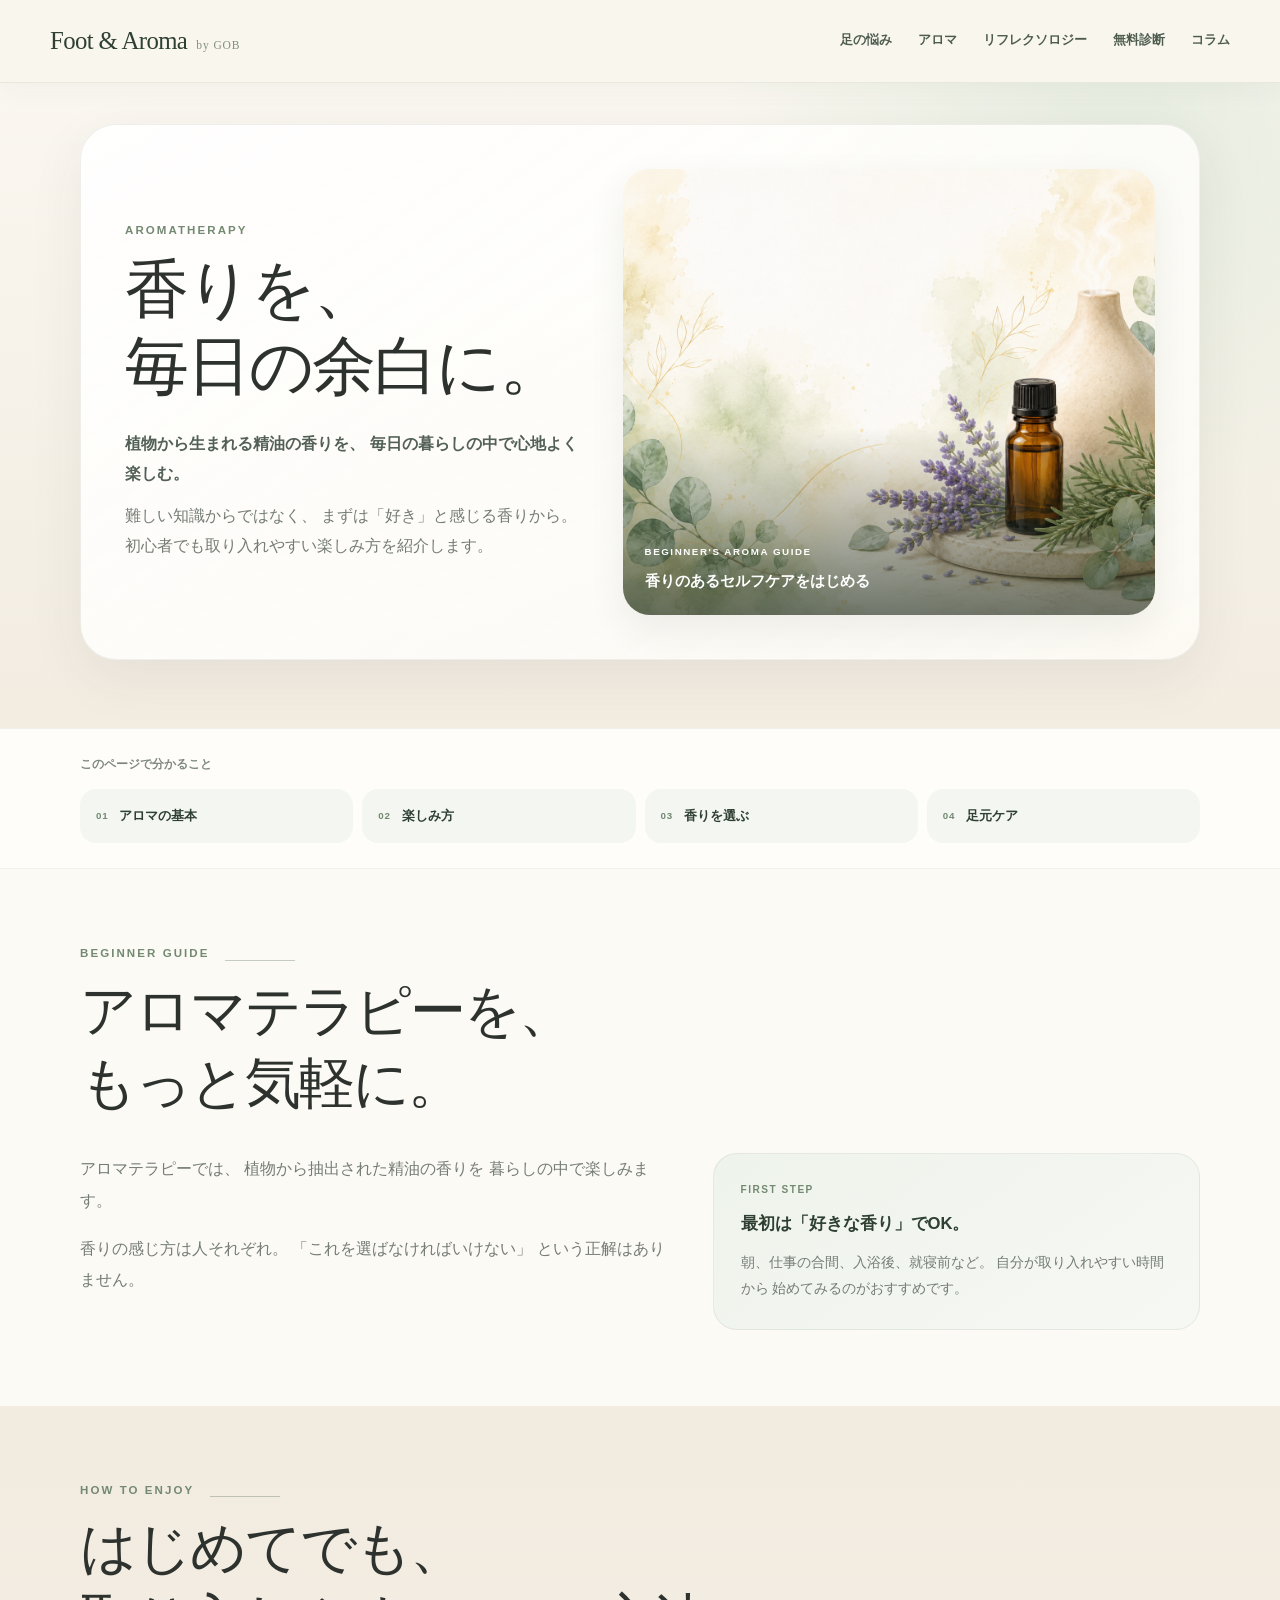
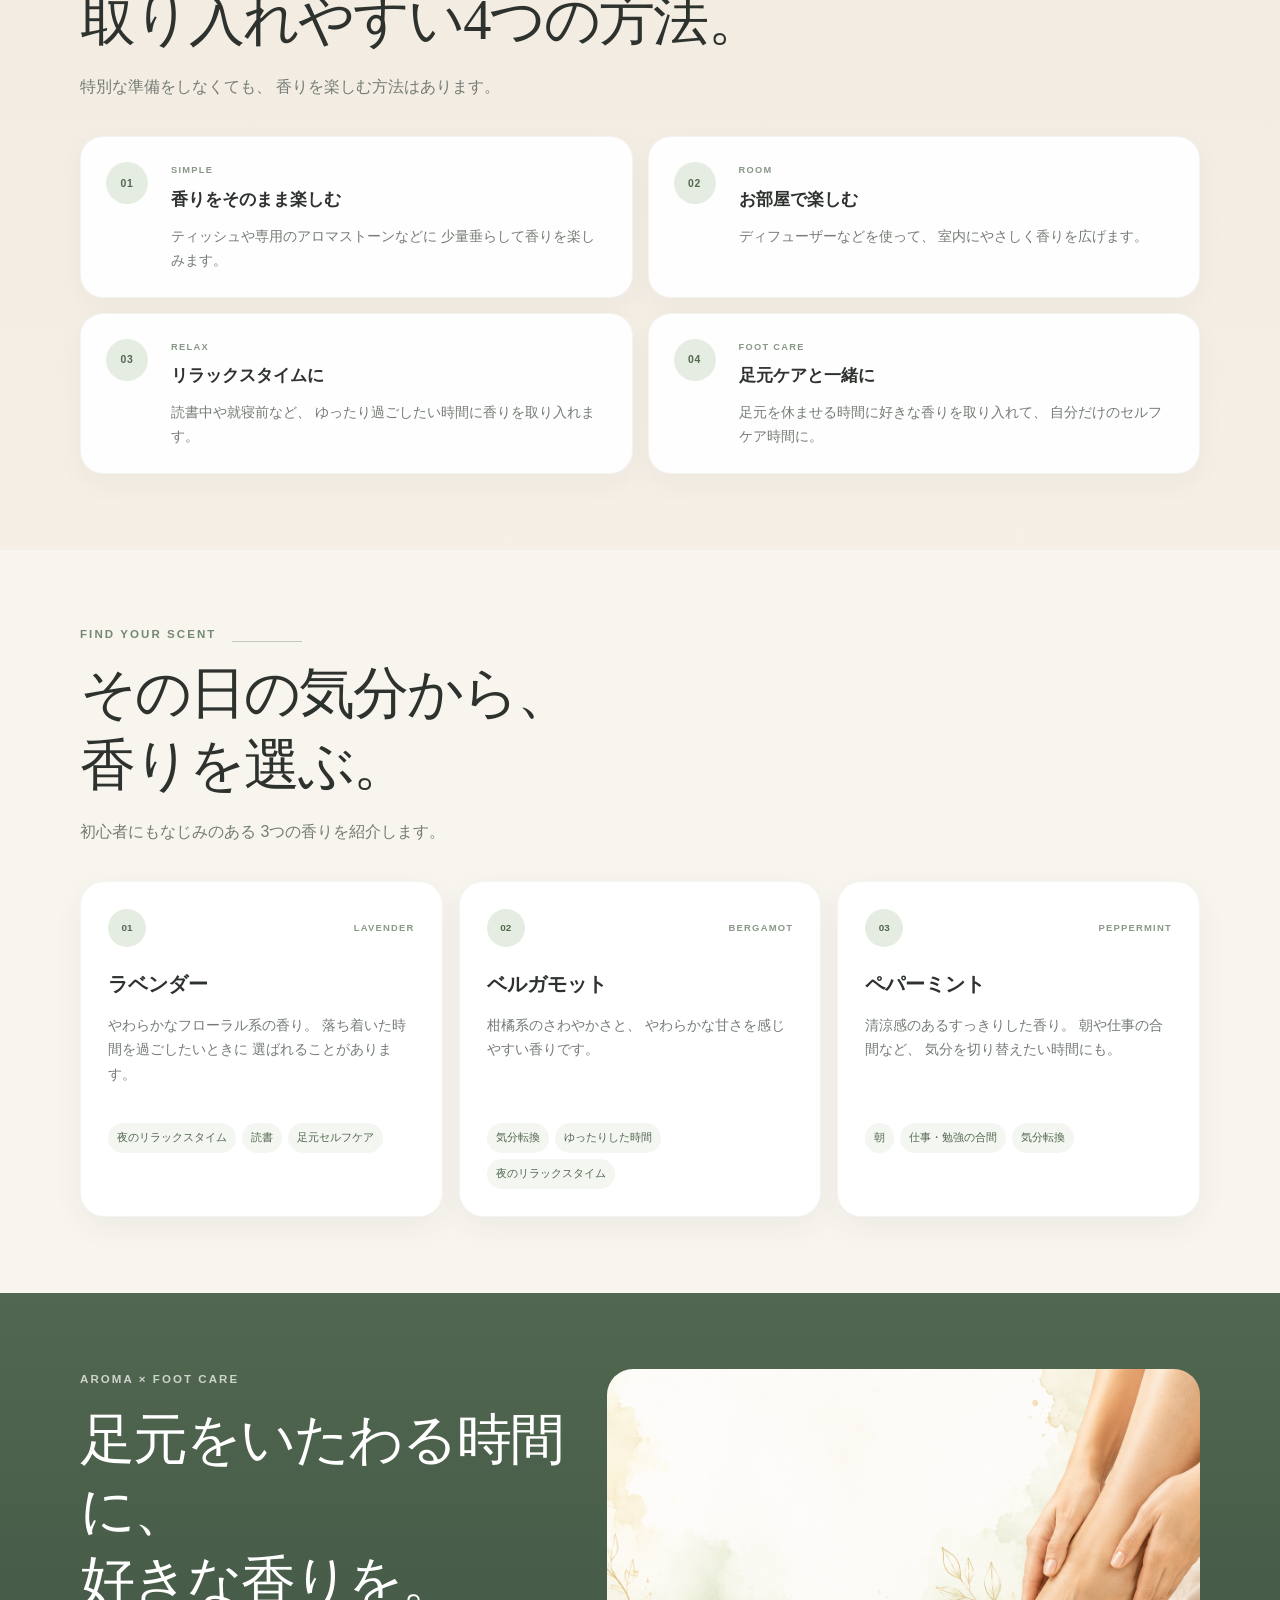
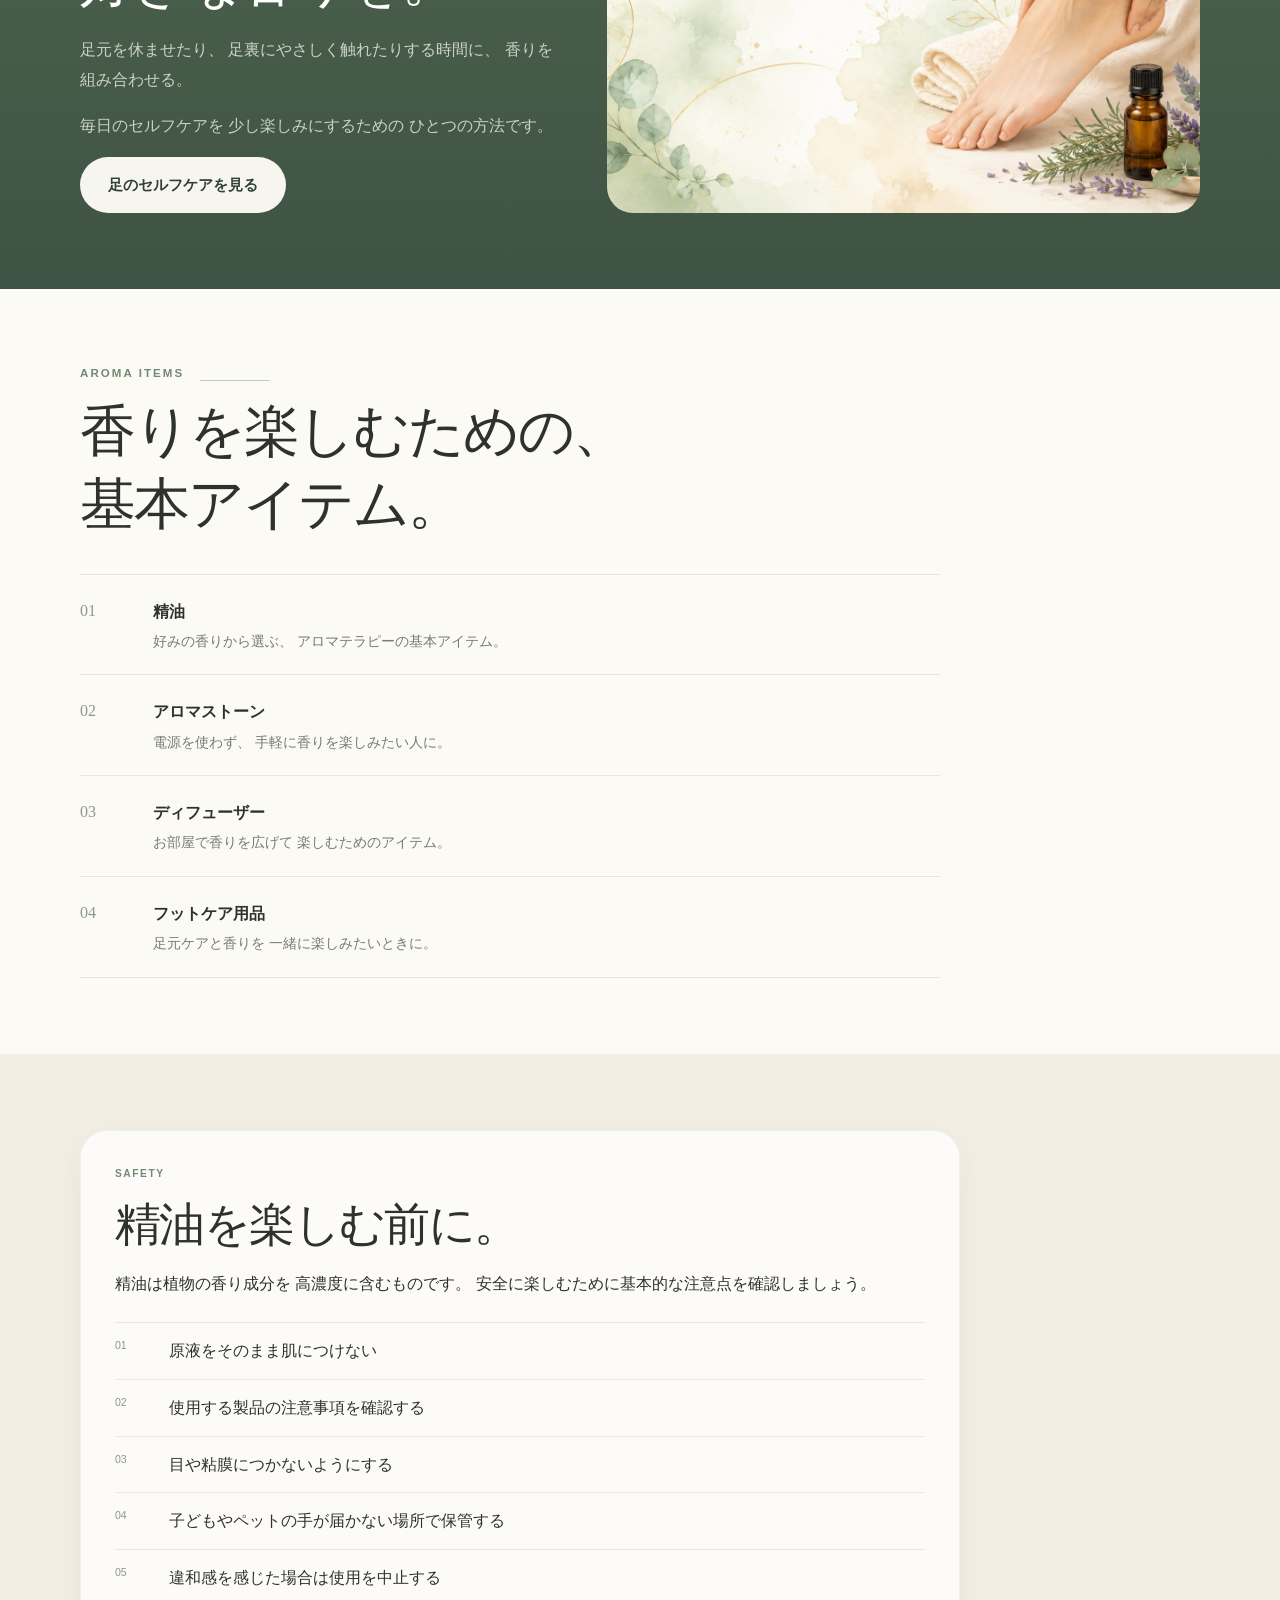
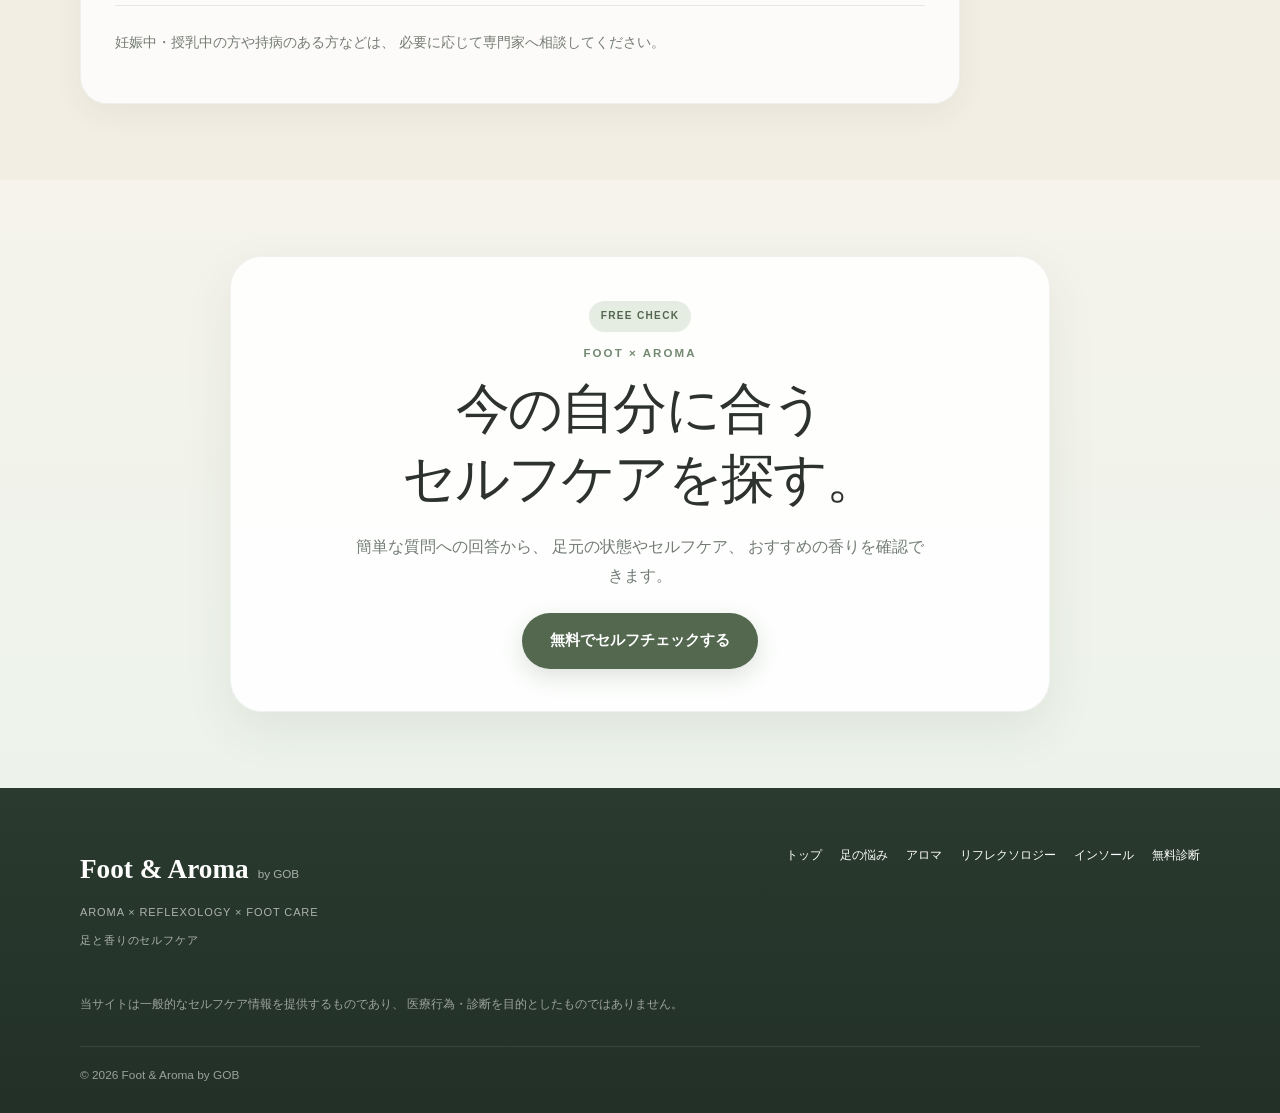
<file: aroma.html>
<!DOCTYPE html>
<html lang="ja">

<head>
  <meta charset="UTF-8">

  <meta name="viewport" content="width=device-width, initial-scale=1.0">

  <title>アロマテラピー初心者ガイド｜香りの選び方・楽しみ方｜Foot & Aroma by GOB</title>

  <meta
    name="description"
    content="アロマテラピー初心者向けに、精油の基本、香りの選び方、ラベンダー・ベルガモット・ペパーミントなど代表的な香り、自宅で楽しむ方法、足元セルフケアとの組み合わせ方を紹介します。"
  >

  <link
    rel="canonical"
    href="https://gamikazu.github.io/foot-aroma-site/aroma.html"
  >

  <!-- OGP -->
  <meta property="og:type" content="article">
  <meta property="og:locale" content="ja_JP">

  <meta
    property="og:title"
    content="アロマテラピー初心者ガイド｜Foot & Aroma by GOB"
  >

  <meta
    property="og:description"
    content="香りの選び方から自宅での楽しみ方まで。初心者向けにアロマテラピーを分かりやすく紹介します。"
  >

  <meta
    property="og:url"
    content="https://gamikazu.github.io/foot-aroma-site/aroma.html"
  >

  <meta
    property="og:image"
    content="https://gamikazu.github.io/foot-aroma-site/category-aroma.png"
  >

  <meta
    property="og:site_name"
    content="Foot & Aroma by GOB"
  >

  <!-- Twitter -->
  <meta
    name="twitter:card"
    content="summary_large_image"
  >

  <meta
    name="twitter:title"
    content="アロマテラピー初心者ガイド｜Foot & Aroma by GOB"
  >

  <meta
    name="twitter:description"
    content="初心者向けにアロマテラピーの基本と香りの楽しみ方を紹介します。"
  >

  <meta
    name="twitter:image"
    content="https://gamikazu.github.io/foot-aroma-site/category-aroma.png"
  >

  <link rel="stylesheet" href="style.css">

  <!-- 構造化データ -->
  <script type="application/ld+json">
  {
    "@context": "https://schema.org",
    "@type": "Article",
    "headline": "アロマテラピー初心者ガイド",
    "description": "アロマテラピー初心者向けに精油の基本や香りの選び方、自宅での楽しみ方を紹介します。",
    "inLanguage": "ja",
    "mainEntityOfPage": "https://gamikazu.github.io/foot-aroma-site/aroma.html",
    "publisher": {
      "@type": "Organization",
      "name": "Foot & Aroma by GOB"
    }
  }
  </script>

</head>


<body>


  <!-- ========================================
       HEADER
  ========================================= -->

  <header class="site-header">

    <div class="header-inner">

      <a
        href="index.html"
        class="text-logo"
        aria-label="Foot & Aroma by GOB トップページ"
      >

        <span class="text-logo-main">
          Foot & Aroma
        </span>

        <span class="text-logo-sub">
          by GOB
        </span>

      </a>


      <button
        class="menu-button"
        type="button"
        aria-label="メニューを開く"
        aria-expanded="false"
        aria-controls="global-nav"
      >
        <span></span>
        <span></span>
        <span></span>
      </button>


      <nav
        id="global-nav"
        class="global-nav"
        aria-label="メインナビゲーション"
      >

        <a href="foot-care.html">
          足の悩み
        </a>

        <a href="aroma.html">
          アロマ
        </a>

        <a href="reflexology.html">
          リフレクソロジー
        </a>

        <a href="diagnosis.html">
          無料診断
        </a>

        <a href="index.html#column">
          コラム
        </a>

      </nav>

    </div>

  </header>



  <!-- ========================================
       MAIN
  ========================================= -->

  <main class="aroma-page">


    <!-- ========================================
         HERO
    ========================================= -->

    <section class="aroma-page-hero">

      <div class="container">

        <div class="aroma-hero-card">

          <div class="aroma-hero-copy">

            <p class="eyebrow">
              AROMATHERAPY
            </p>

            <h1>
              香りを、<br>
              毎日の余白に。
            </h1>

            <p class="aroma-hero-lead">
              植物から生まれる精油の香りを、
              毎日の暮らしの中で心地よく楽しむ。
            </p>

            <p class="aroma-hero-text">
              難しい知識からではなく、
              まずは「好き」と感じる香りから。
              初心者でも取り入れやすい楽しみ方を紹介します。
            </p>

          </div>


          <div class="aroma-hero-image">

            <img
              src="category-aroma.png"
              alt="ラベンダーや植物と精油ボトルのアロマテラピーイメージ"
              loading="eager"
              decoding="async"
            >

            <div class="aroma-image-caption">

              <span>
                BEGINNER'S AROMA GUIDE
              </span>

              <strong>
                香りのあるセルフケアをはじめる
              </strong>

            </div>

          </div>

        </div>

      </div>

    </section>



    <!-- ========================================
         PAGE NAVIGATION
    ========================================= -->

    <section class="aroma-page-nav">

      <div class="container">

        <p class="aroma-nav-title">
          このページで分かること
        </p>

        <div class="aroma-nav-list">

          <a href="#beginner">
            <span>01</span>
            アロマの基本
          </a>

          <a href="#enjoy">
            <span>02</span>
            楽しみ方
          </a>

          <a href="#scents">
            <span>03</span>
            香りを選ぶ
          </a>

          <a href="#foot-aroma">
            <span>04</span>
            足元ケア
          </a>

        </div>

      </div>

    </section>



    <!-- ========================================
         BEGINNER GUIDE
    ========================================= -->

    <section
      id="beginner"
      class="aroma-section aroma-intro-section"
    >

      <div class="container">

        <div class="aroma-section-heading">

          <div class="aroma-heading-line">

            <p class="eyebrow">
              BEGINNER GUIDE
            </p>

          </div>

          <h2>
            アロマテラピーを、<br>
            もっと気軽に。
          </h2>

        </div>


        <div class="aroma-intro-layout">

          <div class="aroma-intro-main">

            <p>
              アロマテラピーでは、
              植物から抽出された精油の香りを
              暮らしの中で楽しみます。
            </p>

            <p>
              香りの感じ方は人それぞれ。
              「これを選ばなければいけない」
              という正解はありません。
            </p>

          </div>


          <div class="aroma-intro-note">

            <span>
              FIRST STEP
            </span>

            <strong>
              最初は「好きな香り」でOK。
            </strong>

            <p>
              朝、仕事の合間、入浴後、就寝前など。
              自分が取り入れやすい時間から
              始めてみるのがおすすめです。
            </p>

          </div>

        </div>

      </div>

    </section>



    <!-- ========================================
         HOW TO ENJOY
    ========================================= -->

    <section
      id="enjoy"
      class="aroma-section aroma-enjoy-section"
    >

      <div class="container">

        <div class="aroma-section-heading">

          <div class="aroma-heading-line">

            <p class="eyebrow">
              HOW TO ENJOY
            </p>

          </div>

          <h2>
            はじめてでも、<br>
            取り入れやすい4つの方法。
          </h2>

          <p>
            特別な準備をしなくても、
            香りを楽しむ方法はあります。
          </p>

        </div>


        <div class="aroma-step-list">


          <article class="aroma-step-card">

            <div class="aroma-step-number">
              01
            </div>

            <div class="aroma-step-content">

              <span>
                SIMPLE
              </span>

              <h3>
                香りをそのまま楽しむ
              </h3>

              <p>
                ティッシュや専用のアロマストーンなどに
                少量垂らして香りを楽しみます。
              </p>

            </div>

          </article>



          <article class="aroma-step-card">

            <div class="aroma-step-number">
              02
            </div>

            <div class="aroma-step-content">

              <span>
                ROOM
              </span>

              <h3>
                お部屋で楽しむ
              </h3>

              <p>
                ディフューザーなどを使って、
                室内にやさしく香りを広げます。
              </p>

            </div>

          </article>



          <article class="aroma-step-card">

            <div class="aroma-step-number">
              03
            </div>

            <div class="aroma-step-content">

              <span>
                RELAX
              </span>

              <h3>
                リラックスタイムに
              </h3>

              <p>
                読書中や就寝前など、
                ゆったり過ごしたい時間に香りを取り入れます。
              </p>

            </div>

          </article>



          <article class="aroma-step-card">

            <div class="aroma-step-number">
              04
            </div>

            <div class="aroma-step-content">

              <span>
                FOOT CARE
              </span>

              <h3>
                足元ケアと一緒に
              </h3>

              <p>
                足元を休ませる時間に好きな香りを取り入れて、
                自分だけのセルフケア時間に。
              </p>

            </div>

          </article>


        </div>

      </div>

    </section>



    <!-- ========================================
         SCENTS
    ========================================= -->

    <section
      id="scents"
      class="aroma-section aroma-scents-section"
    >

      <div class="container">

        <div class="aroma-section-heading">

          <div class="aroma-heading-line">

            <p class="eyebrow">
              FIND YOUR SCENT
            </p>

          </div>

          <h2>
            その日の気分から、<br>
            香りを選ぶ。
          </h2>

          <p>
            初心者にもなじみのある
            3つの香りを紹介します。
          </p>

        </div>


        <div class="aroma-scent-grid">


          <article
            id="lavender"
            class="aroma-scent-card"
          >

            <div class="aroma-scent-top">

              <span class="aroma-scent-number">
                01
              </span>

              <span class="aroma-scent-en">
                LAVENDER
              </span>

            </div>

            <h3>
              ラベンダー
            </h3>

            <p class="aroma-scent-description">
              やわらかなフローラル系の香り。
              落ち着いた時間を過ごしたいときに
              選ばれることがあります。
            </p>

            <div class="aroma-scent-scenes">

              <span>
                夜のリラックスタイム
              </span>

              <span>
                読書
              </span>

              <span>
                足元セルフケア
              </span>

            </div>

          </article>



          <article
            id="bergamot"
            class="aroma-scent-card"
          >

            <div class="aroma-scent-top">

              <span class="aroma-scent-number">
                02
              </span>

              <span class="aroma-scent-en">
                BERGAMOT
              </span>

            </div>

            <h3>
              ベルガモット
            </h3>

            <p class="aroma-scent-description">
              柑橘系のさわやかさと、
              やわらかな甘さを感じやすい香りです。
            </p>

            <div class="aroma-scent-scenes">

              <span>
                気分転換
              </span>

              <span>
                ゆったりした時間
              </span>

              <span>
                夜のリラックスタイム
              </span>

            </div>

          </article>



          <article
            id="peppermint"
            class="aroma-scent-card"
          >

            <div class="aroma-scent-top">

              <span class="aroma-scent-number">
                03
              </span>

              <span class="aroma-scent-en">
                PEPPERMINT
              </span>

            </div>

            <h3>
              ペパーミント
            </h3>

            <p class="aroma-scent-description">
              清涼感のあるすっきりした香り。
              朝や仕事の合間など、
              気分を切り替えたい時間にも。
            </p>

            <div class="aroma-scent-scenes">

              <span>
                朝
              </span>

              <span>
                仕事・勉強の合間
              </span>

              <span>
                気分転換
              </span>

            </div>

          </article>


        </div>

      </div>

    </section>



    <!-- ========================================
         FOOT × AROMA
    ========================================= -->

    <section
      id="foot-aroma"
      class="aroma-foot-section"
    >

      <div class="container">

        <div class="aroma-foot-layout">

          <div class="aroma-foot-copy">

            <p class="eyebrow eyebrow-light">
              AROMA × FOOT CARE
            </p>

            <h2>
              足元をいたわる時間に、<br>
              好きな香りを。
            </h2>

            <p>
              足元を休ませたり、
              足裏にやさしく触れたりする時間に、
              香りを組み合わせる。
            </p>

            <p>
              毎日のセルフケアを
              少し楽しみにするための
              ひとつの方法です。
            </p>

            <a
              href="foot-care.html"
              class="button button-light"
            >
              足のセルフケアを見る
            </a>

          </div>


          <div class="aroma-foot-visual">

            <img
              src="hero-main.png"
              alt="足元のセルフケアとアロマのイメージ"
              loading="lazy"
              decoding="async"
            >

          </div>

        </div>

      </div>

    </section>



    <!-- ========================================
         ITEMS
    ========================================= -->

    <section class="aroma-section aroma-items-section">

      <div class="container">

        <div class="aroma-section-heading">

          <div class="aroma-heading-line">

            <p class="eyebrow">
              AROMA ITEMS
            </p>

          </div>

          <h2>
            香りを楽しむための、<br>
            基本アイテム。
          </h2>

        </div>


        <div class="aroma-item-list">

          <div class="aroma-item-row">

            <span>
              01
            </span>

            <div>

              <h3>
                精油
              </h3>

              <p>
                好みの香りから選ぶ、
                アロマテラピーの基本アイテム。
              </p>

            </div>

          </div>


          <div class="aroma-item-row">

            <span>
              02
            </span>

            <div>

              <h3>
                アロマストーン
              </h3>

              <p>
                電源を使わず、
                手軽に香りを楽しみたい人に。
              </p>

            </div>

          </div>


          <div class="aroma-item-row">

            <span>
              03
            </span>

            <div>

              <h3>
                ディフューザー
              </h3>

              <p>
                お部屋で香りを広げて
                楽しむためのアイテム。
              </p>

            </div>

          </div>


          <div class="aroma-item-row">

            <span>
              04
            </span>

            <div>

              <h3>
                フットケア用品
              </h3>

              <p>
                足元ケアと香りを
                一緒に楽しみたいときに。
              </p>

            </div>

          </div>

        </div>

      </div>

    </section>



    <!-- ========================================
         SAFETY
    ========================================= -->

    <section class="aroma-section aroma-safety-section">

      <div class="container">

        <div class="aroma-safety-card">

          <div class="aroma-safety-heading">

            <span>
              SAFETY
            </span>

            <h2>
              精油を楽しむ前に。
            </h2>

            <p>
              精油は植物の香り成分を
              高濃度に含むものです。
              安全に楽しむために基本的な注意点を確認しましょう。
            </p>

          </div>


          <ul class="aroma-safety-list">

            <li>
              <span>01</span>
              原液をそのまま肌につけない
            </li>

            <li>
              <span>02</span>
              使用する製品の注意事項を確認する
            </li>

            <li>
              <span>03</span>
              目や粘膜につかないようにする
            </li>

            <li>
              <span>04</span>
              子どもやペットの手が届かない場所で保管する
            </li>

            <li>
              <span>05</span>
              違和感を感じた場合は使用を中止する
            </li>

          </ul>


          <p class="aroma-safety-note">
            妊娠中・授乳中の方や持病のある方などは、
            必要に応じて専門家へ相談してください。
          </p>

        </div>

      </div>

    </section>



    <!-- ========================================
         FINAL CTA
    ========================================= -->

    <section class="aroma-final-section">

      <div class="container">

        <div class="aroma-final-card">

          <span class="aroma-final-label">
            FREE CHECK
          </span>

          <p class="eyebrow">
            FOOT × AROMA
          </p>

          <h2>
            今の自分に合う<br>
            セルフケアを探す。
          </h2>

          <p>
            簡単な質問への回答から、
            足元の状態やセルフケア、
            おすすめの香りを確認できます。
          </p>

          <a
            class="button button-primary"
            href="diagnosis.html"
          >
            無料でセルフチェックする
          </a>

        </div>

      </div>

    </section>


  </main>



  <!-- ========================================
       FOOTER
  ========================================= -->

  <footer class="site-footer">

    <div class="container footer-inner">

      <div class="footer-brand">

        <div class="footer-brand-line">

          <strong>
            Foot & Aroma
          </strong>

          <span>
            by GOB
          </span>

        </div>

        <p class="footer-en">
          AROMA × REFLEXOLOGY × FOOT CARE
        </p>

        <p>
          足と香りのセルフケア
        </p>

      </div>


      <nav
        class="footer-nav"
        aria-label="フッターナビゲーション"
      >

        <a href="index.html">
          トップ
        </a>

        <a href="foot-care.html">
          足の悩み
        </a>

        <a href="aroma.html">
          アロマ
        </a>

        <a href="reflexology.html">
          リフレクソロジー
        </a>

        <a href="insole.html">
          インソール
        </a>

        <a href="diagnosis.html">
          無料診断
        </a>

      </nav>


      <p class="footer-note">
        当サイトは一般的なセルフケア情報を提供するものであり、
        医療行為・診断を目的としたものではありません。
      </p>

      <p class="copyright">
        © 2026 Foot & Aroma by GOB
      </p>

    </div>

  </footer>


  <script src="script.js"></script>


</body>

</html>
</file>
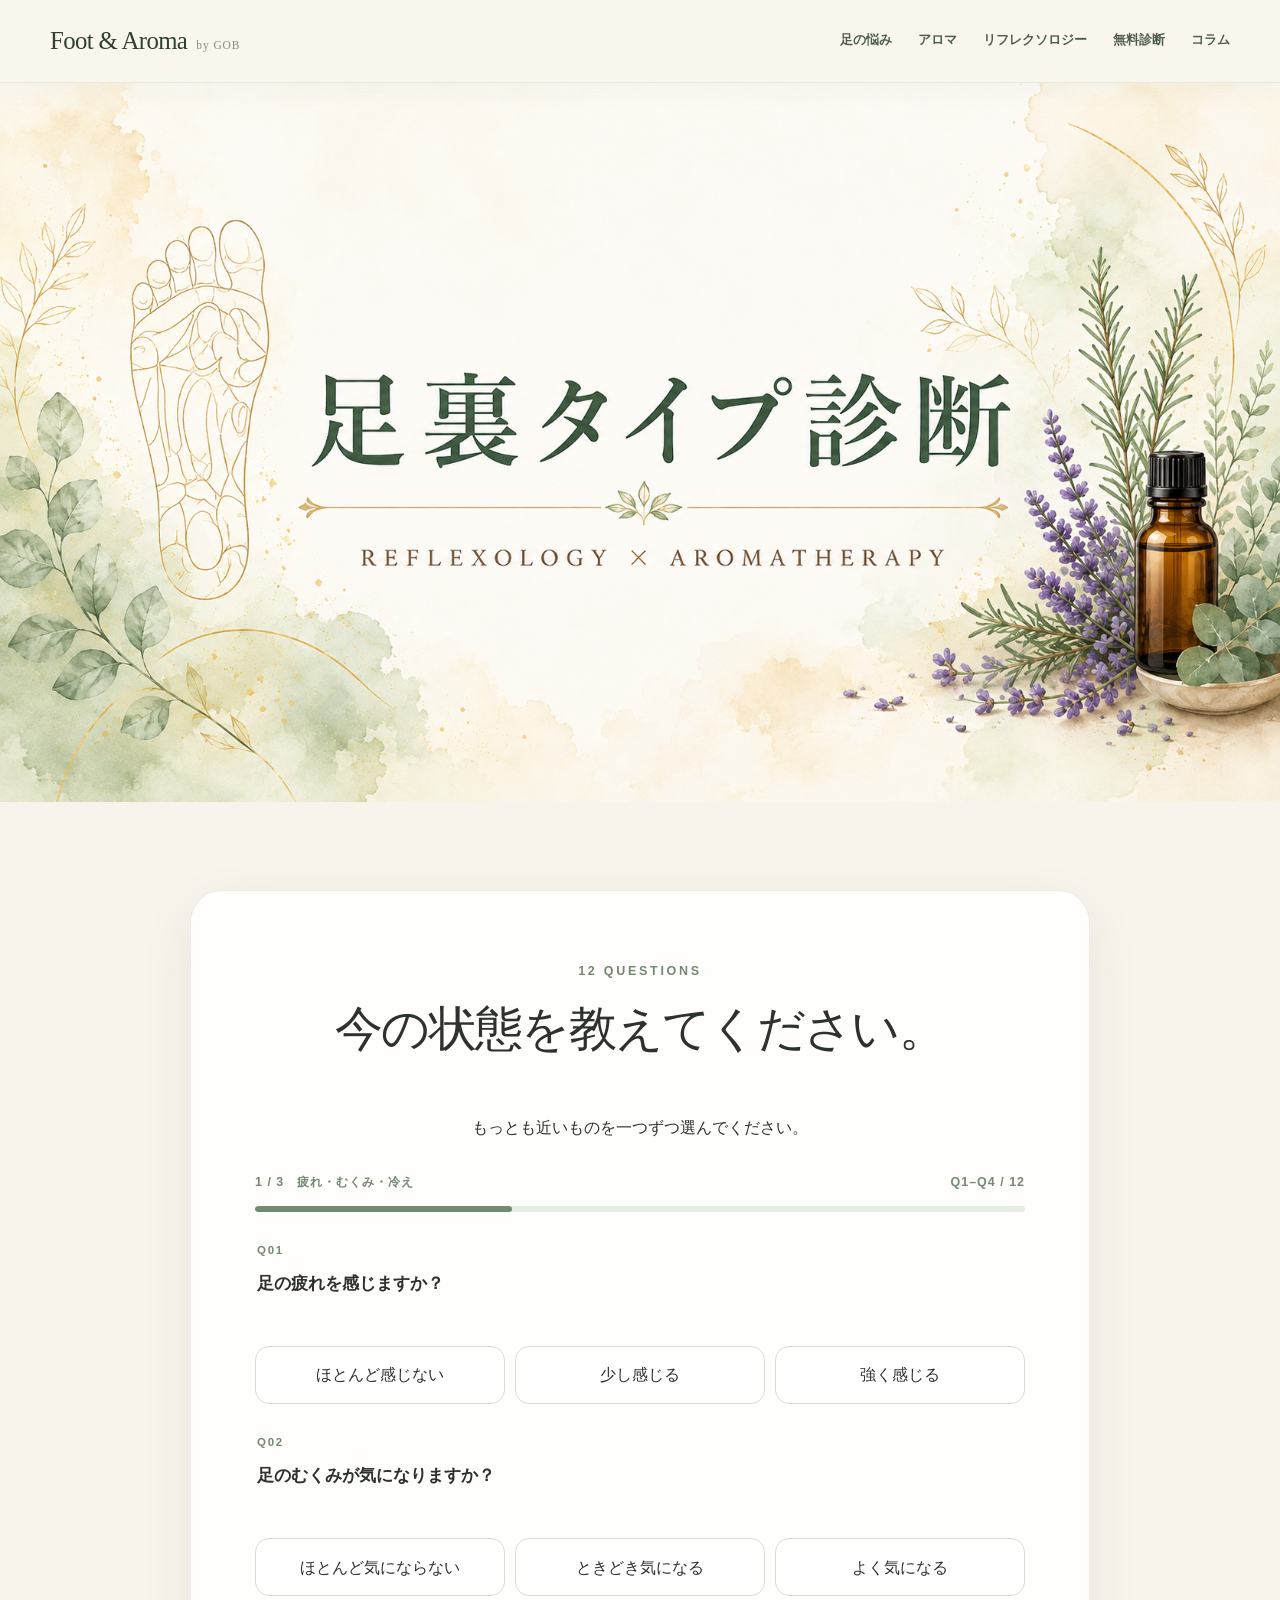
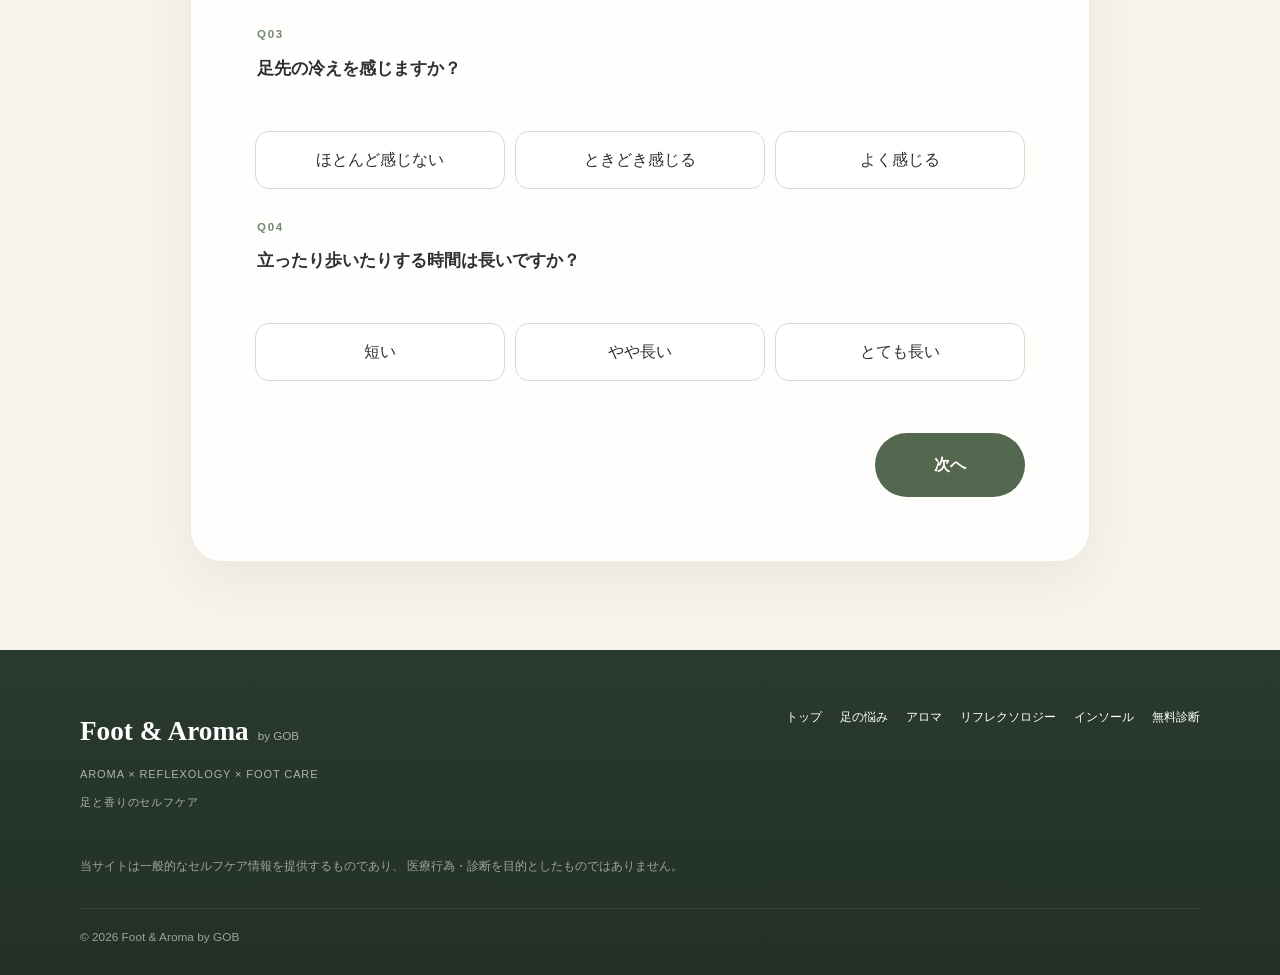
<file: diagnosis.html>
<!DOCTYPE html>
<html lang="ja">

<head>
  <meta charset="UTF-8">

  <meta
    name="viewport"
    content="width=device-width, initial-scale=1.0"
  >

  <title>無料足元セルフケア診断｜おすすめアロマ・セルフケア｜Foot & Aroma by GOB</title>

  <meta
    name="description"
    content="簡単な質問への回答から、足元の傾向やセルフケアのヒント、おすすめの香りを確認できる無料セルフチェックです。"
  >

  <link
    rel="canonical"
    href="https://gamikazu.github.io/foot-aroma-site/diagnosis.html"
  >

  <!-- OGP -->
  <meta property="og:type" content="website">
  <meta property="og:locale" content="ja_JP">

  <meta
    property="og:title"
    content="無料足元セルフケア診断｜Foot & Aroma by GOB"
  >

  <meta
    property="og:description"
    content="簡単な質問への回答から、足元の傾向やセルフケア、おすすめの香りを確認できます。"
  >

  <meta
    property="og:url"
    content="https://gamikazu.github.io/foot-aroma-site/diagnosis.html"
  >

  <meta
    property="og:image"
    content="https://gamikazu.github.io/foot-aroma-site/diagnosis-banner.png"
  >

  <meta
    property="og:site_name"
    content="Foot & Aroma by GOB"
  >

  <!-- Twitter -->
  <meta
    name="twitter:card"
    content="summary_large_image"
  >

  <meta
    name="twitter:title"
    content="無料足元セルフケア診断｜Foot & Aroma by GOB"
  >

  <meta
    name="twitter:description"
    content="簡単な質問への回答から、足元の傾向やおすすめセルフケアを確認できます。"
  >

  <meta
    name="twitter:image"
    content="https://gamikazu.github.io/foot-aroma-site/diagnosis-banner.png"
  >

  <link rel="stylesheet" href="style.css">

  <script type="application/ld+json">
  {
    "@context": "https://schema.org",
    "@type": "WebPage",
    "name": "無料足元セルフケア診断",
    "description": "簡単な質問への回答から、足元の傾向やセルフケア、おすすめの香りを確認できる無料セルフチェック。",
    "url": "https://gamikazu.github.io/foot-aroma-site/diagnosis.html",
    "inLanguage": "ja"
  }
  </script>

</head>


<body>


  <!-- ========================================
       HEADER
  ========================================= -->

  <header class="site-header">

    <div class="header-inner">

      <a
        href="index.html"
        class="text-logo"
        aria-label="Foot & Aroma by GOB トップページ"
      >

        <span class="text-logo-main">
          Foot & Aroma
        </span>

        <span class="text-logo-sub">
          by GOB
        </span>

      </a>


      <button
        class="menu-button"
        type="button"
        aria-label="メニューを開く"
        aria-expanded="false"
        aria-controls="global-nav"
      >
        <span></span>
        <span></span>
        <span></span>
      </button>


      <nav
        id="global-nav"
        class="global-nav"
        aria-label="メインナビゲーション"
      >

        <a href="foot-care.html">
          足の悩み
        </a>

        <a href="aroma.html">
          アロマ
        </a>

        <a href="reflexology.html">
          リフレクソロジー
        </a>

        <a href="diagnosis.html">
          無料診断
        </a>

        <a href="index.html#column">
          コラム
        </a>

      </nav>

    </div>

  </header>



  <!-- ========================================
       MAIN
  ========================================= -->

  <main class="diagnosis-page" id="diagnosis-app"></main>

  <div hidden aria-hidden="true">


    <!-- ========================================
         HERO
    ========================================= -->

    <section class="diagnosis-page-hero">

      <div class="container">

        <div class="diagnosis-hero-card">

          <div class="diagnosis-hero-copy">

            <span class="diagnosis-hero-label">
              FREE CHECK
            </span>

            <p class="eyebrow">
              FOOT × AROMA
            </p>

            <h1>
              足裏から、<br>
              今日の自分を知る。
            </h1>

            <p class="diagnosis-hero-lead">
              足裏写真と簡単な質問から、
              足元の傾向やセルフケアのヒントを確認できます。
            </p>

            <p class="diagnosis-hero-text">
              リフレクソロジーとアロマテラピーを組み合わせて、
              今の自分に合うセルフケアを探すための
              無料セルフチェックです。
            </p>

            <a
              class="button button-primary diagnosis-start-button"
              href="#start-check"
            >
              無料でセルフチェックする
            </a>

            <p class="diagnosis-small-note">
              登録不要・無料
            </p>

          </div>


          <a
            href="#start-check"
            class="diagnosis-hero-image"
            aria-label="無料セルフチェックを始める"
          >

            <img
              src="diagnosis-banner.png"
              alt="足裏タイプ診断とリフレクソロジー、アロマテラピーのイメージ"
              loading="eager"
              decoding="async"
            >

          </a>

        </div>

      </div>

    </section>



    <!-- ========================================
         PAGE NAVIGATION
    ========================================= -->

    <section class="diagnosis-page-nav">

      <div class="container">

        <p class="diagnosis-nav-title">
          セルフチェックについて
        </p>

        <div class="diagnosis-nav-list">

          <a href="#check-result">
            <span>01</span>
            分かること
          </a>

          <a href="#check-flow">
            <span>02</span>
            診断の流れ
          </a>

          <a href="#photo-guide">
            <span>03</span>
            撮影方法
          </a>

          <a href="#result-example">
            <span>04</span>
            結果イメージ
          </a>

        </div>

      </div>

    </section>



    <!-- ========================================
         WHAT YOU CAN CHECK
    ========================================= -->

    <section
      id="check-result"
      class="diagnosis-section diagnosis-result-section"
    >

      <div class="container">

        <div class="diagnosis-section-heading">

          <div class="diagnosis-heading-line">

            <p class="eyebrow">
              WHAT YOU CAN CHECK
            </p>

          </div>

          <h2>
            足裏から見えてくる、<br>
            4つのヒント。
          </h2>

          <p>
            写真と質問を組み合わせて、
            日々のセルフケアに役立つ情報を確認します。
          </p>

        </div>


        <div class="diagnosis-feature-list">


          <article class="diagnosis-feature-card">

            <span class="diagnosis-feature-number">
              01
            </span>

            <div>

              <span class="diagnosis-feature-en">
                FOOT TYPE
              </span>

              <h3>
                足の形
              </h3>

              <p>
                足指の並び方から、
                足のタイプを確認します。
              </p>

            </div>

          </article>



          <article class="diagnosis-feature-card">

            <span class="diagnosis-feature-number">
              02
            </span>

            <div>

              <span class="diagnosis-feature-en">
                FOOT COLOR
              </span>

              <h3>
                足裏の色
              </h3>

              <p>
                写真から見える色味を参考に、
                足元の傾向を確認します。
              </p>

            </div>

          </article>



          <article class="diagnosis-feature-card">

            <span class="diagnosis-feature-number">
              03
            </span>

            <div>

              <span class="diagnosis-feature-en">
                CONDITION
              </span>

              <h3>
                コンディション
              </h3>

              <p>
                質問への回答から、
                足元や休息状態を振り返ります。
              </p>

            </div>

          </article>



          <article class="diagnosis-feature-card">

            <span class="diagnosis-feature-number">
              04
            </span>

            <div>

              <span class="diagnosis-feature-en">
                AROMA
              </span>

              <h3>
                おすすめの香り
              </h3>

              <p>
                セルフケア時間に取り入れやすい
                香りを紹介します。
              </p>

            </div>

          </article>


        </div>

      </div>

    </section>



    <!-- ========================================
         FLOW
    ========================================= -->

    <section
      id="check-flow"
      class="diagnosis-section diagnosis-flow-section"
    >

      <div class="container">

        <div class="diagnosis-section-heading">

          <div class="diagnosis-heading-line">

            <p class="eyebrow">
              HOW IT WORKS
            </p>

          </div>

          <h2>
            セルフチェックは、<br>
            4つのステップ。
          </h2>

        </div>


        <div class="diagnosis-step-list">


          <div class="diagnosis-step-row">

            <span class="diagnosis-step-number">
              01
            </span>

            <div>

              <span class="diagnosis-step-en">
                PHOTO
              </span>

              <h3>
                足裏の写真を用意
              </h3>

              <p>
                足指からかかとまで、
                足裏全体が写る写真を用意します。
              </p>

            </div>

          </div>


          <div class="diagnosis-step-row">

            <span class="diagnosis-step-number">
              02
            </span>

            <div>

              <span class="diagnosis-step-en">
                QUESTION
              </span>

              <h3>
                簡単な質問に回答
              </h3>

              <p>
                足の疲れや冷え、
                睡眠などに関する質問に回答します。
              </p>

            </div>

          </div>


          <div class="diagnosis-step-row">

            <span class="diagnosis-step-number">
              03
            </span>

            <div>

              <span class="diagnosis-step-en">
                RESULT
              </span>

              <h3>
                結果を確認
              </h3>

              <p>
                足の形や色味、
                質問内容をもとに結果を表示します。
              </p>

            </div>

          </div>


          <div class="diagnosis-step-row">

            <span class="diagnosis-step-number">
              04
            </span>

            <div>

              <span class="diagnosis-step-en">
                SELF CARE
              </span>

              <h3>
                セルフケアを確認
              </h3>

              <p>
                足元ケアやおすすめの香りなど、
                日常に取り入れやすいヒントを確認できます。
              </p>

            </div>

          </div>


        </div>

      </div>

    </section>



    <!-- ========================================
         PHOTO GUIDE
    ========================================= -->

    <section
      id="photo-guide"
      class="diagnosis-photo-section"
    >

      <div class="container">

        <div class="diagnosis-photo-card">

          <div class="diagnosis-photo-heading">

            <p class="eyebrow eyebrow-light">
              PHOTO GUIDE
            </p>

            <h2>
              足裏写真の<br>
              撮影方法。
            </h2>

            <p>
              判定しやすくするため、
              <br class="sp-only">
              足指からかかとまで全体が見える写真を
              <br class="sp-only">
              用意してください。
            </p>

          </div>


          <div class="diagnosis-photo-content">


            <div class="diagnosis-photo-item">

              <span>
                BOTH FEET
              </span>

              <h3>
                両足を撮影する場合
              </h3>

              <p>
                スマートフォンを壁などに置き、
                <br class="sp-only">
                両足全体が入るように撮影してください。
              </p>

            </div>


            <div class="diagnosis-photo-item">

              <span>
                ONE FOOT
              </span>

              <h3>
                片足を撮影する場合
              </h3>

              <p>
                片足を伸ばして座り、
                <br class="sp-only">
                撮影する足を反対側の太ももにのせます。
              </p>

              <p>
                足裏をカメラに向け、
                <br class="sp-only">
                足指からかかとまで全体が入るようにしてください。
              </p>

            </div>


            <div class="diagnosis-photo-points">

              <span class="diagnosis-photo-points-title">
                撮影のポイント
              </span>

              <ul>

                <li>
                  明るい場所で撮影する
                </li>

                <li>
                  強い色の照明を避ける
                </li>

                <li>
                  足裏全体を画面に入れる
                </li>

                <li>
                  極端な影を避ける
                </li>

              </ul>

            </div>


            <p class="diagnosis-photo-note">
              ※写真の色は照明・カメラ・肌の色によって変わります。
            </p>

          </div>

        </div>

      </div>

    </section>



    <!-- ========================================
         RESULT EXAMPLE
    ========================================= -->

    <section
      id="result-example"
      class="diagnosis-section diagnosis-example-section"
    >

      <div class="container">

        <div class="diagnosis-section-heading">

          <div class="diagnosis-heading-line">

            <p class="eyebrow">
              RESULT EXAMPLE
            </p>

          </div>

          <h2>
            結果は、こんな形で
            <br class="sp-only">
            確認できます。
          </h2>

        </div>


        <div class="diagnosis-example-grid">


          <article class="diagnosis-example-card">

            <span>
              01 / FOOT TYPE
            </span>

            <h3>
              足の形
            </h3>

            <p>
              エジプト型・ギリシャ型・スクエア型など、
              <br class="sp-only">
              足指の並び方を確認します。
            </p>

          </article>


          <article class="diagnosis-example-card">

            <span>
              02 / CONDITION
            </span>

            <h3>
              足元の傾向
            </h3>

            <p>
              写真と質問内容をもとに、
              <br class="sp-only">
              日々の足元の状態を振り返ります。
            </p>

          </article>


          <article class="diagnosis-example-card">

            <span>
              03 / AROMA
            </span>

            <h3>
              おすすめアロマ
            </h3>

            <p>
              リフレッシュやリラックスタイムなど、
              <br class="sp-only">
              状態に合わせた香りを紹介します。
            </p>

          </article>


          <article class="diagnosis-example-card">

            <span>
              04 / SELF CARE
            </span>

            <h3>
              セルフケア
            </h3>

            <p>
              足元をいたわるための、
              <br class="sp-only">
              日常で取り入れやすい方法を紹介します。
            </p>

          </article>


        </div>

      </div>

    </section>



    <!-- ========================================
         START
    ========================================= -->

    <section
      id="start-check"
      class="diagnosis-start-section"
    >

      <div class="container">

        <div class="diagnosis-start-card">

          <span class="diagnosis-start-label">
            START FREE CHECK
          </span>

          <p class="eyebrow eyebrow-light">
            FREE / NO REGISTRATION
          </p>

          <h2>
            自分の足元を、<br>
            知るところから。
          </h2>

          <p>
            足裏写真と簡単な質問を用意して、
            <br class="sp-only">
            無料セルフチェックを始めてください。
          </p>


          <a
            class="button button-light diagnosis-main-button"
            href="#"
            target="_blank"
            rel="noopener noreferrer"
          >
            無料で診断を始める
          </a>

          <span class="diagnosis-start-sub">
            約3〜5分
          </span>

        </div>

      </div>

    </section>



    <!-- ========================================
         RELATED CONTENT
    ========================================= -->

    <section class="diagnosis-section diagnosis-related-section">

      <div class="container">

        <div class="diagnosis-section-heading">

          <div class="diagnosis-heading-line">

            <p class="eyebrow">
              RELATED CONTENT
            </p>

          </div>

          <h2>
            診断のあとに。
          </h2>

        </div>


        <div class="diagnosis-related-grid">


          <a
            href="foot-care.html"
            class="diagnosis-related-card"
          >

            <span>
              FOOT CARE
            </span>

            <h3>
              足のセルフケア
            </h3>

            <p>
              悩み別のケアを見る
            </p>

            <strong>
              →
            </strong>

          </a>


          <a
            href="aroma.html"
            class="diagnosis-related-card"
          >

            <span>
              AROMA
            </span>

            <h3>
              アロマ
            </h3>

            <p>
              香りの特徴を見る
            </p>

            <strong>
              →
            </strong>

          </a>


          <a
            href="reflexology.html"
            class="diagnosis-related-card"
          >

            <span>
              REFLEXOLOGY
            </span>

            <h3>
              リフレクソロジー
            </h3>

            <p>
              足元ケアを見る
            </p>

            <strong>
              →
            </strong>

          </a>


          <a
            href="insole.html"
            class="diagnosis-related-card"
          >

            <span>
              FOOT ITEM
            </span>

            <h3>
              インソール
            </h3>

            <p>
              足元アイテムを見る
            </p>

            <strong>
              →
            </strong>

          </a>


        </div>

      </div>

    </section>



    <!-- ========================================
         NOTICE
    ========================================= -->

    <section class="diagnosis-notice-section">

      <div class="container">

        <div class="diagnosis-notice-card">

          <span>
            NOTICE
          </span>

          <h2>
            ご利用について
          </h2>

          <p>
            このセルフチェックは、
            足元や日々のセルフケアを振り返るための
            参考コンテンツです。
          </p>

          <p>
            医療行為や病気の診断を目的としたものではありません。
          </p>

          <p>
            強い痛みや腫れ、しびれなどがある場合は、
            必要に応じて医療機関へ相談してください。
          </p>

        </div>

      </div>

    </section>


  </div>



  <!-- ========================================
       FOOTER
  ========================================= -->

  <footer class="site-footer">

    <div class="container footer-inner">

      <div class="footer-brand">

        <div class="footer-brand-line">

          <strong>
            Foot & Aroma
          </strong>

          <span>
            by GOB
          </span>

        </div>

        <p class="footer-en">
          AROMA × REFLEXOLOGY × FOOT CARE
        </p>

        <p>
          足と香りのセルフケア
        </p>

      </div>


      <nav
        class="footer-nav"
        aria-label="フッターナビゲーション"
      >

        <a href="index.html">
          トップ
        </a>

        <a href="foot-care.html">
          足の悩み
        </a>

        <a href="aroma.html">
          アロマ
        </a>

        <a href="reflexology.html">
          リフレクソロジー
        </a>

        <a href="insole.html">
          インソール
        </a>

        <a href="diagnosis.html">
          無料診断
        </a>

      </nav>


      <p class="footer-note">
        当サイトは一般的なセルフケア情報を提供するものであり、
        医療行為・診断を目的としたものではありません。
      </p>

      <p class="copyright">
        © 2026 Foot & Aroma by GOB
      </p>

    </div>

  </footer>


  <script src="script.js"></script>
  <script src="diagnosis-app.js"></script>


</body>

</html>
</file>
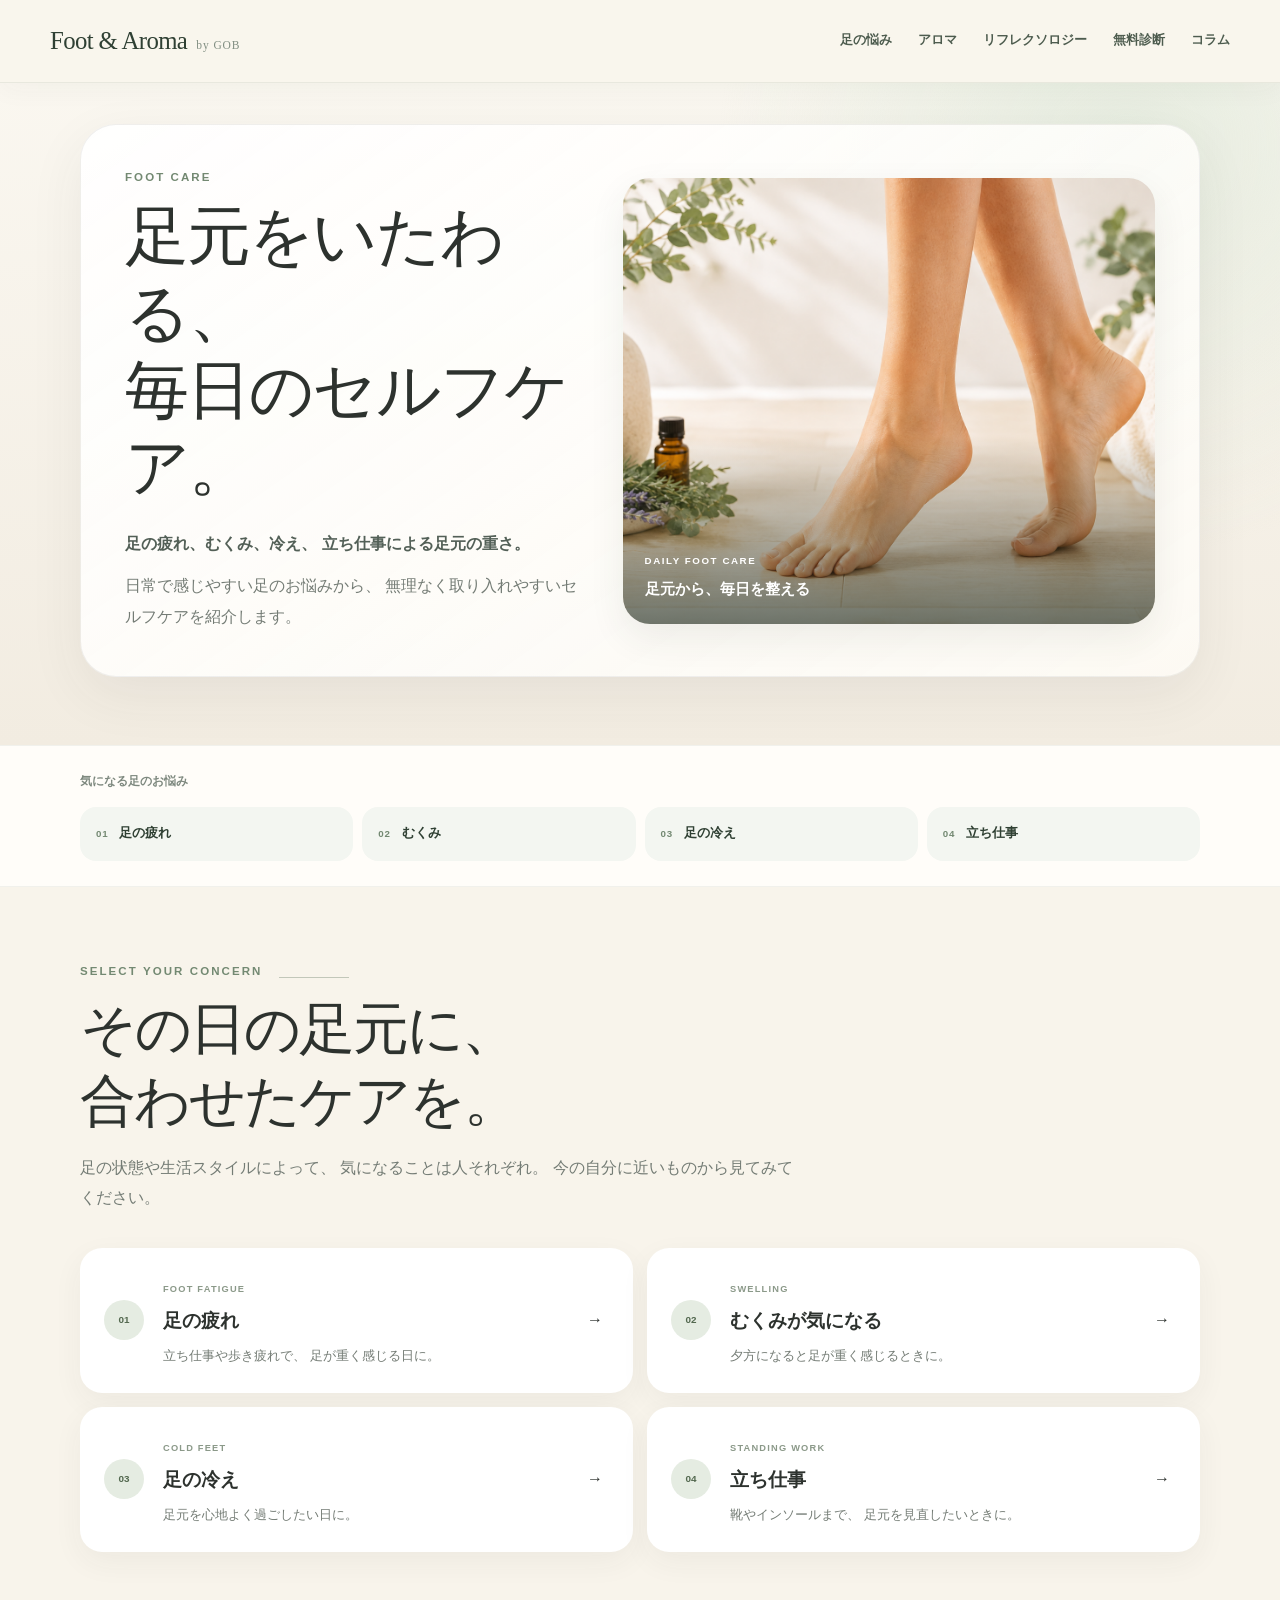
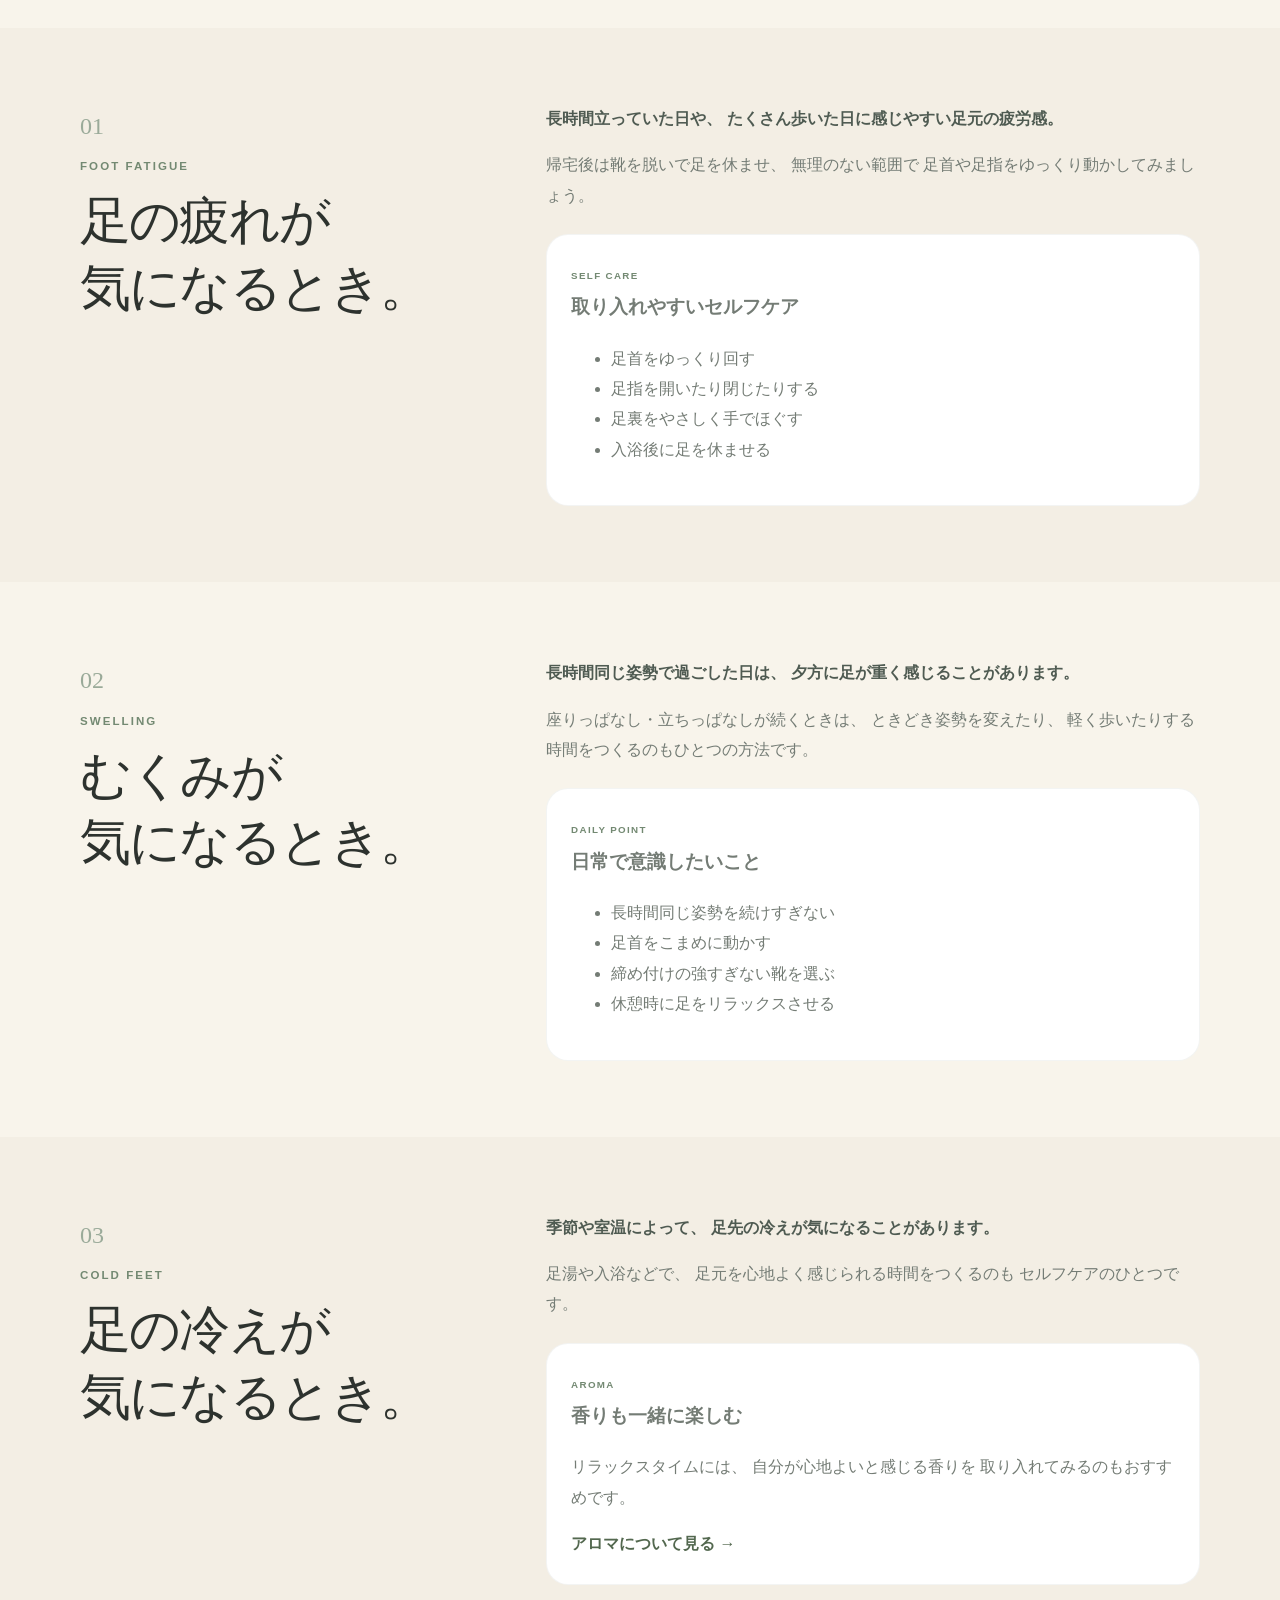
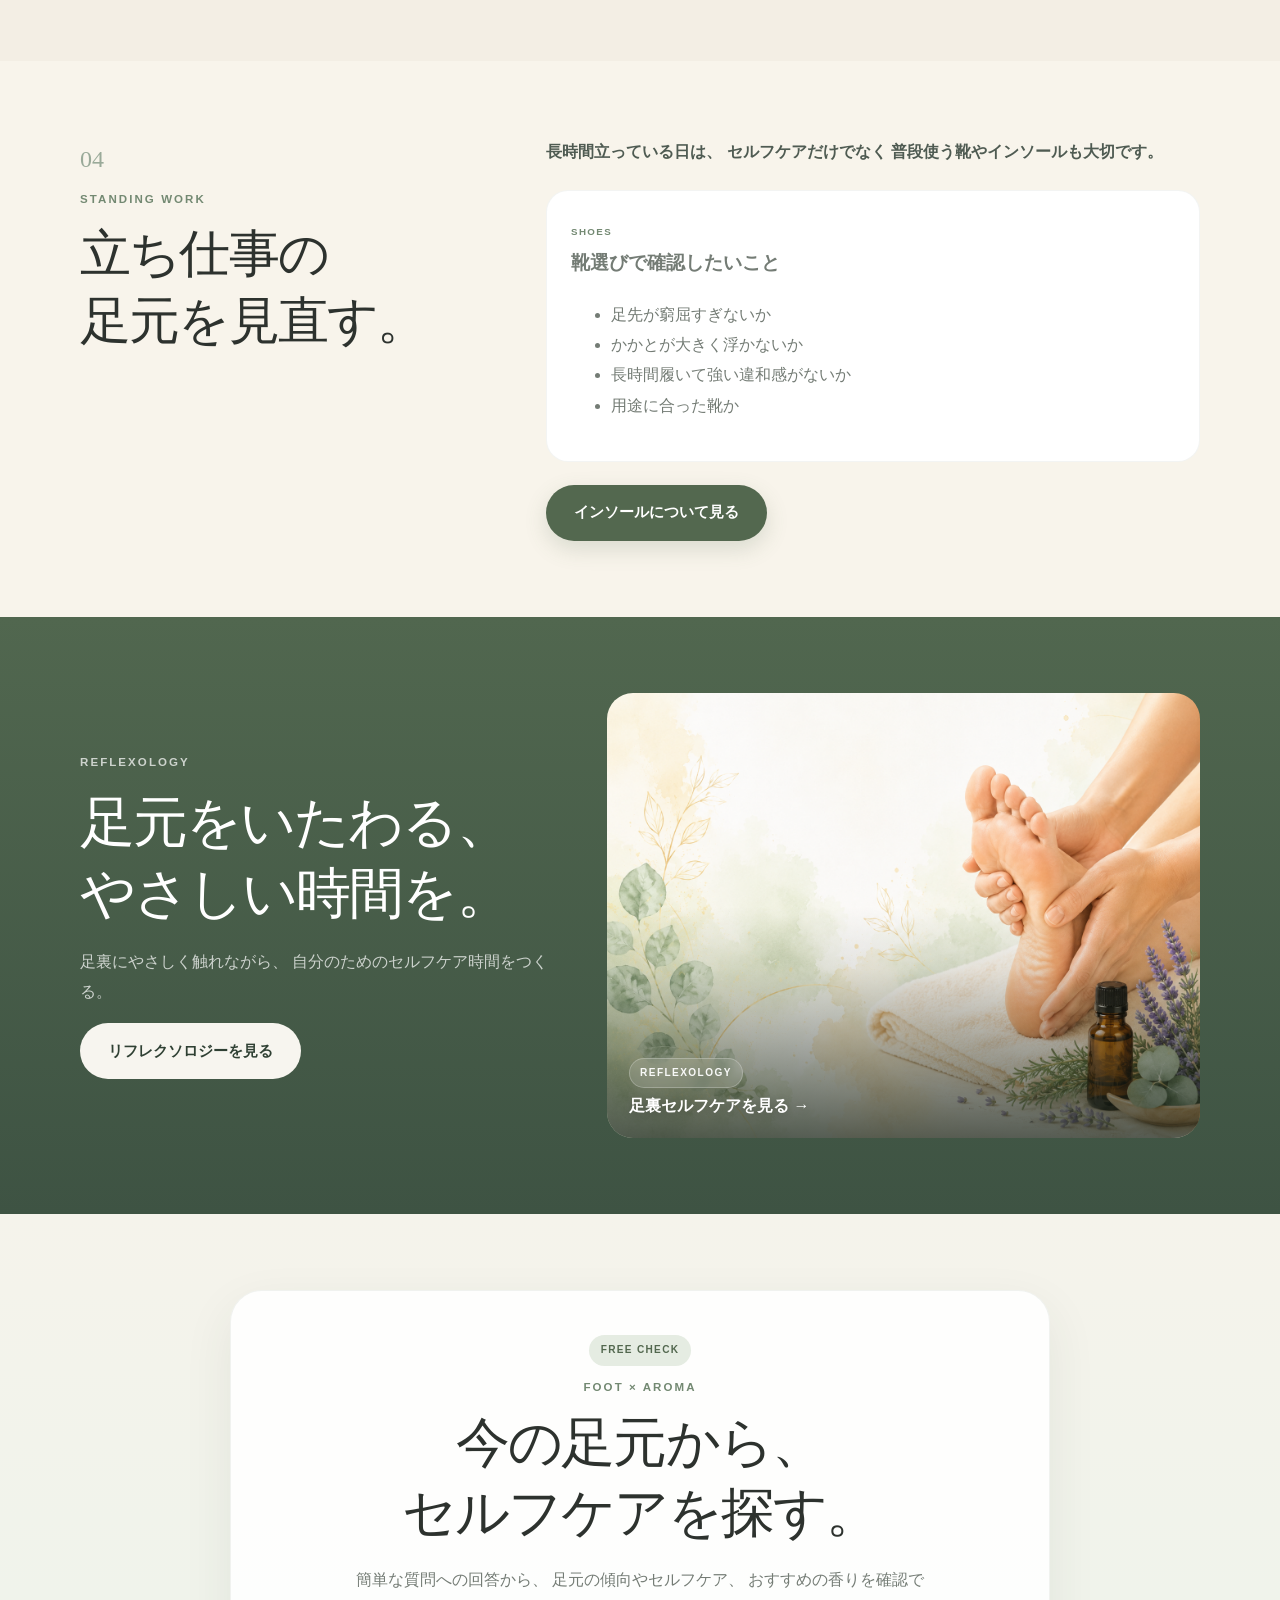
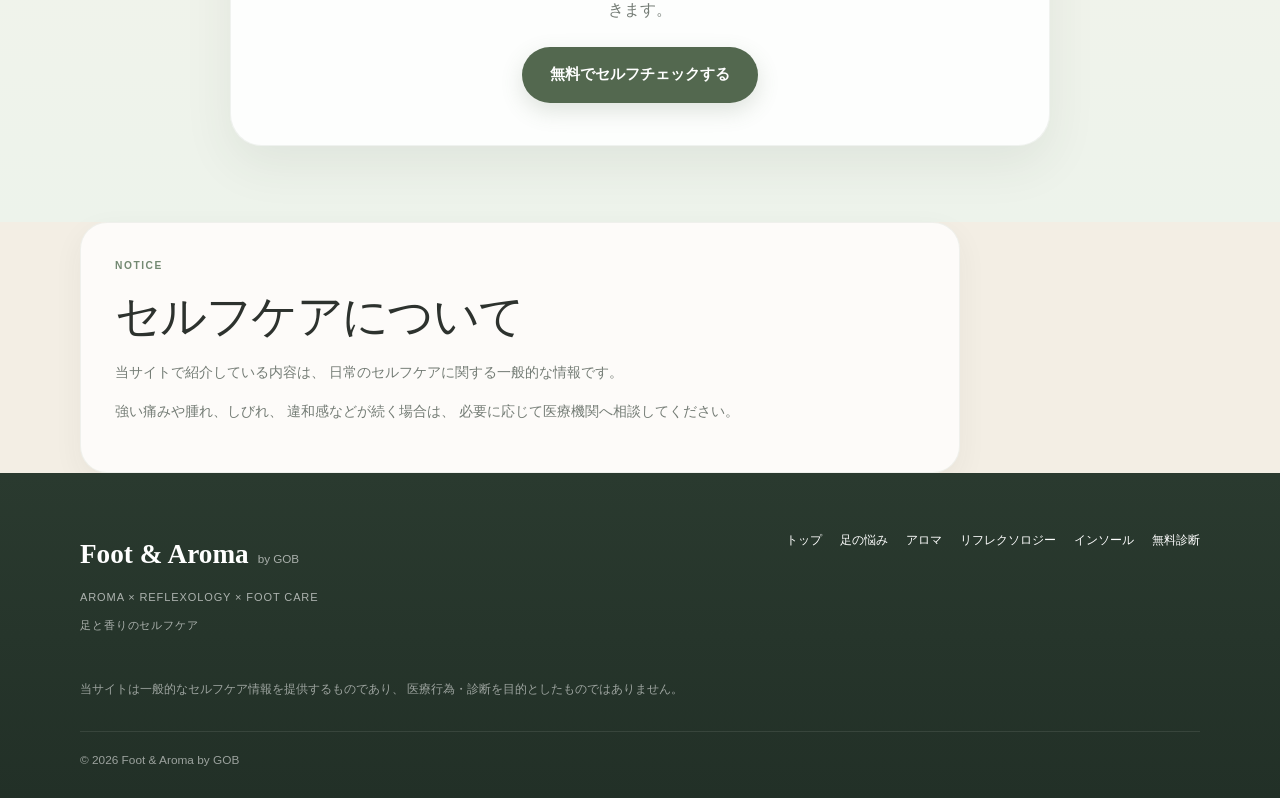
<file: foot-care.html>
<!DOCTYPE html>
<html lang="ja">

<head>
  <meta charset="UTF-8">

  <meta
    name="viewport"
    content="width=device-width, initial-scale=1.0"
  >

  <title>足の疲れ・むくみ・冷え・立ち仕事の足ケア｜Foot & Aroma by GOB</title>

  <meta
    name="description"
    content="足の疲れ、むくみ、冷え、立ち仕事による足の重さなど、日常で感じやすい足元の悩みをまとめて紹介。セルフケア、足湯、靴やインソールの見直しなど、毎日に取り入れやすい足ケアのヒントを掲載しています。"
  >

  <link
    rel="canonical"
    href="https://gamikazu.github.io/foot-aroma-site/foot-care.html"
  >

  <meta property="og:type" content="article">
  <meta property="og:locale" content="ja_JP">

  <meta
    property="og:title"
    content="足の疲れ・むくみ・冷え・立ち仕事の足ケア｜Foot & Aroma by GOB"
  >

  <meta
    property="og:description"
    content="毎日に取り入れやすい足元セルフケアを、悩み別に分かりやすく紹介します。"
  >

  <meta
    property="og:url"
    content="https://gamikazu.github.io/foot-aroma-site/foot-care.html"
  >

  <meta
    property="og:image"
    content="https://gamikazu.github.io/foot-aroma-site/column-footcare.png"
  >

  <meta
    property="og:site_name"
    content="Foot & Aroma by GOB"
  >

  <link rel="stylesheet" href="style.css">

  <script type="application/ld+json">
  {
    "@context": "https://schema.org",
    "@type": "Article",
    "headline": "足の疲れ・むくみ・冷え・立ち仕事の足ケア",
    "description": "日常で感じやすい足元の悩みとセルフケアについて紹介します。",
    "inLanguage": "ja",
    "mainEntityOfPage": "https://gamikazu.github.io/foot-aroma-site/foot-care.html",
    "publisher": {
      "@type": "Organization",
      "name": "Foot & Aroma by GOB"
    }
  }
  </script>

</head>


<body>


  <!-- ========================================
       HEADER
  ========================================= -->

  <header class="site-header">

    <div class="header-inner">

      <a
        href="index.html"
        class="text-logo"
        aria-label="Foot & Aroma by GOB トップページ"
      >

        <span class="text-logo-main">
          Foot & Aroma
        </span>

        <span class="text-logo-sub">
          by GOB
        </span>

      </a>


      <button
        class="menu-button"
        type="button"
        aria-label="メニューを開く"
        aria-expanded="false"
        aria-controls="global-nav"
      >
        <span></span>
        <span></span>
        <span></span>
      </button>


      <nav
        id="global-nav"
        class="global-nav"
        aria-label="メインナビゲーション"
      >

        <a href="foot-care.html">
          足の悩み
        </a>

        <a href="aroma.html">
          アロマ
        </a>

        <a href="reflexology.html">
          リフレクソロジー
        </a>

        <a href="diagnosis.html">
          無料診断
        </a>

        <a href="index.html#column">
          コラム
        </a>

      </nav>

    </div>

  </header>



  <!-- ========================================
       MAIN
  ========================================= -->

  <main class="footcare-page">


    <!-- ========================================
         HERO
    ========================================= -->

    <section class="footcare-page-hero">

      <div class="container">

        <div class="footcare-hero-card">

          <div class="footcare-hero-copy">

            <p class="eyebrow">
              FOOT CARE
            </p>

            <h1>
              足元をいたわる、<br>
              毎日のセルフケア。
            </h1>

            <p class="footcare-hero-lead">
              足の疲れ、むくみ、冷え、
              <br class="sp-only">
              立ち仕事による足元の重さ。
            </p>

            <p class="footcare-hero-text">
              日常で感じやすい足のお悩みから、
              <br class="sp-only">
              無理なく取り入れやすいセルフケアを紹介します。
            </p>

          </div>


          <div class="footcare-hero-image">

            <img
              src="column-footcare.png"
              alt="足元をいたわるセルフケアのイメージ"
              loading="eager"
              decoding="async"
            >

            <div class="footcare-image-caption">

              <span>
                DAILY FOOT CARE
              </span>

              <strong>
                足元から、毎日を整える
              </strong>

            </div>

          </div>

        </div>

      </div>

    </section>



    <!-- ========================================
         QUICK NAV
    ========================================= -->

    <section class="footcare-page-nav">

      <div class="container">

        <p class="footcare-nav-title">
          気になる足のお悩み
        </p>

        <div class="footcare-nav-list">

          <a href="#fatigue">
            <span>01</span>
            足の疲れ
          </a>

          <a href="#swelling">
            <span>02</span>
            むくみ
          </a>

          <a href="#cold">
            <span>03</span>
            足の冷え
          </a>

          <a href="#standing">
            <span>04</span>
            立ち仕事
          </a>

        </div>

      </div>

    </section>



    <!-- ========================================
         INTRO
    ========================================= -->

    <section class="footcare-section footcare-intro-section">

      <div class="container">

        <div class="footcare-section-heading">

          <div class="footcare-heading-line">

            <p class="eyebrow">
              SELECT YOUR CONCERN
            </p>

          </div>

          <h2>
            その日の足元に、<br>
            合わせたケアを。
          </h2>

          <p>
            足の状態や生活スタイルによって、
            <br class="sp-only">
            気になることは人それぞれ。
            <br class="sp-only">
            今の自分に近いものから見てみてください。
          </p>

        </div>


        <div class="footcare-concern-grid">


          <a
            href="#fatigue"
            class="footcare-concern-card"
          >

            <span class="footcare-concern-number">
              01
            </span>

            <div>

              <span class="footcare-concern-en">
                FOOT FATIGUE
              </span>

              <h3>
                足の疲れ
              </h3>

              <p>
                立ち仕事や歩き疲れで、
                <br class="sp-only">
                足が重く感じる日に。
              </p>

            </div>

            <strong>
              →
            </strong>

          </a>


          <a
            href="#swelling"
            class="footcare-concern-card"
          >

            <span class="footcare-concern-number">
              02
            </span>

            <div>

              <span class="footcare-concern-en">
                SWELLING
              </span>

              <h3>
                むくみが気になる
              </h3>

              <p>
                夕方になると足が重く感じるときに。
              </p>

            </div>

            <strong>
              →
            </strong>

          </a>


          <a
            href="#cold"
            class="footcare-concern-card"
          >

            <span class="footcare-concern-number">
              03
            </span>

            <div>

              <span class="footcare-concern-en">
                COLD FEET
              </span>

              <h3>
                足の冷え
              </h3>

              <p>
                足元を心地よく過ごしたい日に。
              </p>

            </div>

            <strong>
              →
            </strong>

          </a>


          <a
            href="#standing"
            class="footcare-concern-card"
          >

            <span class="footcare-concern-number">
              04
            </span>

            <div>

              <span class="footcare-concern-en">
                STANDING WORK
              </span>

              <h3>
                立ち仕事
              </h3>

              <p>
                靴やインソールまで、
                <br class="sp-only">
                足元を見直したいときに。
              </p>

            </div>

            <strong>
              →
            </strong>

          </a>


        </div>

      </div>

    </section>



    <!-- ========================================
         FATIGUE
    ========================================= -->

    <section
      id="fatigue"
      class="footcare-section footcare-detail-section footcare-detail-soft"
    >

      <div class="container">

        <div class="footcare-detail-layout">

          <div class="footcare-detail-heading">

            <span class="footcare-detail-number">
              01
            </span>

            <p class="eyebrow">
              FOOT FATIGUE
            </p>

            <h2>
              足の疲れが<br>
              気になるとき。
            </h2>

          </div>


          <div class="footcare-detail-content">

            <p class="footcare-detail-lead">
              長時間立っていた日や、
              <br class="sp-only">
              たくさん歩いた日に感じやすい足元の疲労感。
            </p>

            <p>
              帰宅後は靴を脱いで足を休ませ、
              <br class="sp-only">
              無理のない範囲で
              足首や足指をゆっくり動かしてみましょう。
            </p>


            <div class="footcare-tip-box">

              <span>
                SELF CARE
              </span>

              <h3>
                取り入れやすいセルフケア
              </h3>

              <ul>
                <li>足首をゆっくり回す</li>
                <li>足指を開いたり閉じたりする</li>
                <li>足裏をやさしく手でほぐす</li>
                <li>入浴後に足を休ませる</li>
              </ul>

            </div>

          </div>

        </div>

      </div>

    </section>



    <!-- ========================================
         SWELLING
    ========================================= -->

    <section
      id="swelling"
      class="footcare-section footcare-detail-section"
    >

      <div class="container">

        <div class="footcare-detail-layout">

          <div class="footcare-detail-heading">

            <span class="footcare-detail-number">
              02
            </span>

            <p class="eyebrow">
              SWELLING
            </p>

            <h2>
              むくみが<br>
              気になるとき。
            </h2>

          </div>


          <div class="footcare-detail-content">

            <p class="footcare-detail-lead">
              長時間同じ姿勢で過ごした日は、
              <br class="sp-only">
              夕方に足が重く感じることがあります。
            </p>

            <p>
              座りっぱなし・立ちっぱなしが続くときは、
              <br class="sp-only">
              ときどき姿勢を変えたり、
              軽く歩いたりする時間をつくるのもひとつの方法です。
            </p>


            <div class="footcare-tip-box">

              <span>
                DAILY POINT
              </span>

              <h3>
                日常で意識したいこと
              </h3>

              <ul>
                <li>長時間同じ姿勢を続けすぎない</li>
                <li>足首をこまめに動かす</li>
                <li>締め付けの強すぎない靴を選ぶ</li>
                <li>休憩時に足をリラックスさせる</li>
              </ul>

            </div>

          </div>

        </div>

      </div>

    </section>



    <!-- ========================================
         COLD FEET
    ========================================= -->

    <section
      id="cold"
      class="footcare-section footcare-detail-section footcare-detail-soft"
    >

      <div class="container">

        <div class="footcare-detail-layout">

          <div class="footcare-detail-heading">

            <span class="footcare-detail-number">
              03
            </span>

            <p class="eyebrow">
              COLD FEET
            </p>

            <h2>
              足の冷えが<br>
              気になるとき。
            </h2>

          </div>


          <div class="footcare-detail-content">

            <p class="footcare-detail-lead">
              季節や室温によって、
              <br class="sp-only">
              足先の冷えが気になることがあります。
            </p>

            <p>
              足湯や入浴などで、
              <br class="sp-only">
              足元を心地よく感じられる時間をつくるのも
              セルフケアのひとつです。
            </p>


            <div class="footcare-tip-box footcare-aroma-box">

              <span>
                AROMA
              </span>

              <h3>
                香りも一緒に楽しむ
              </h3>

              <p>
                リラックスタイムには、
                <br class="sp-only">
                自分が心地よいと感じる香りを
                取り入れてみるのもおすすめです。
              </p>

              <a
                class="text-link"
                href="aroma.html"
              >
                アロマについて見る →
              </a>

            </div>

          </div>

        </div>

      </div>

    </section>



    <!-- ========================================
         STANDING WORK
    ========================================= -->

    <section
      id="standing"
      class="footcare-section footcare-detail-section"
    >

      <div class="container">

        <div class="footcare-detail-layout">

          <div class="footcare-detail-heading">

            <span class="footcare-detail-number">
              04
            </span>

            <p class="eyebrow">
              STANDING WORK
            </p>

            <h2>
              立ち仕事の<br>
              足元を見直す。
            </h2>

          </div>


          <div class="footcare-detail-content">

            <p class="footcare-detail-lead">
              長時間立っている日は、
              <br class="sp-only">
              セルフケアだけでなく
              普段使う靴やインソールも大切です。
            </p>


            <div class="footcare-tip-box">

              <span>
                SHOES
              </span>

              <h3>
                靴選びで確認したいこと
              </h3>

              <ul>
                <li>足先が窮屈すぎないか</li>
                <li>かかとが大きく浮かないか</li>
                <li>長時間履いて強い違和感がないか</li>
                <li>用途に合った靴か</li>
              </ul>

            </div>


            <a
              class="button button-primary insole-link-button"
              href="insole.html"
            >
              インソールについて見る
            </a>

          </div>

        </div>

      </div>

    </section>



    <!-- ========================================
         REFLEXOLOGY
    ========================================= -->

    <section class="footcare-reflex-section">

      <div class="container">

        <div class="footcare-reflex-layout">

          <div class="footcare-reflex-copy">

            <p class="eyebrow eyebrow-light">
              REFLEXOLOGY
            </p>

            <h2>
              足元をいたわる、<br>
              やさしい時間を。
            </h2>

            <p>
              足裏にやさしく触れながら、
              <br class="sp-only">
              自分のためのセルフケア時間をつくる。
            </p>

            <a
              class="button button-light"
              href="reflexology.html"
            >
              リフレクソロジーを見る
            </a>

          </div>


          <a
            href="reflexology.html"
            class="footcare-reflex-image image-cta-card"
            aria-label="リフレクソロジーについて見る"
          >

            <img
              src="category-reflexology.png"
              alt="足裏セルフケアのリフレクソロジーイメージ"
              loading="lazy"
              decoding="async"
            >

            <span class="image-cta-layer">

              <span class="image-cta-kicker">
                REFLEXOLOGY
              </span>

              <span class="image-cta-title">
                足裏セルフケアを見る →
              </span>

            </span>

          </a>

        </div>

      </div>

    </section>



    <!-- ========================================
         DIAGNOSIS CTA
    ========================================= -->

    <section class="footcare-check-section">

      <div class="container">

        <div class="footcare-check-card">

          <span class="footcare-check-label">
            FREE CHECK
          </span>

          <p class="eyebrow">
            FOOT × AROMA
          </p>

          <h2>
            今の足元から、<br>
            セルフケアを探す。
          </h2>

          <p>
            簡単な質問への回答から、
            <br class="sp-only">
            足元の傾向やセルフケア、
            おすすめの香りを確認できます。
          </p>

          <a
            class="button button-primary"
            href="diagnosis.html"
          >
            無料でセルフチェックする
          </a>

        </div>

      </div>

    </section>



    <!-- ========================================
         NOTICE
    ========================================= -->

    <section class="footcare-notice-section">

      <div class="container">

        <div class="footcare-notice-card">

          <span>
            NOTICE
          </span>

          <h2>
            セルフケアについて
          </h2>

          <p>
            当サイトで紹介している内容は、
            <br class="sp-only">
            日常のセルフケアに関する一般的な情報です。
          </p>

          <p>
            強い痛みや腫れ、しびれ、
            <br class="sp-only">
            違和感などが続く場合は、
            必要に応じて医療機関へ相談してください。
          </p>

        </div>

      </div>

    </section>


  </main>



  <!-- ========================================
       FOOTER
  ========================================= -->

  <footer class="site-footer">

    <div class="container footer-inner">

      <div class="footer-brand">

        <div class="footer-brand-line">

          <strong>
            Foot & Aroma
          </strong>

          <span>
            by GOB
          </span>

        </div>

        <p class="footer-en">
          AROMA × REFLEXOLOGY × FOOT CARE
        </p>

        <p>
          足と香りのセルフケア
        </p>

      </div>


      <nav
        class="footer-nav"
        aria-label="フッターナビゲーション"
      >

        <a href="index.html">
          トップ
        </a>

        <a href="foot-care.html">
          足の悩み
        </a>

        <a href="aroma.html">
          アロマ
        </a>

        <a href="reflexology.html">
          リフレクソロジー
        </a>

        <a href="insole.html">
          インソール
        </a>

        <a href="diagnosis.html">
          無料診断
        </a>

      </nav>


      <p class="footer-note">
        当サイトは一般的なセルフケア情報を提供するものであり、
        医療行為・診断を目的としたものではありません。
      </p>

      <p class="copyright">
        © 2026 Foot & Aroma by GOB
      </p>

    </div>

  </footer>


  <script src="script.js"></script>

</body>

</html>
</file>
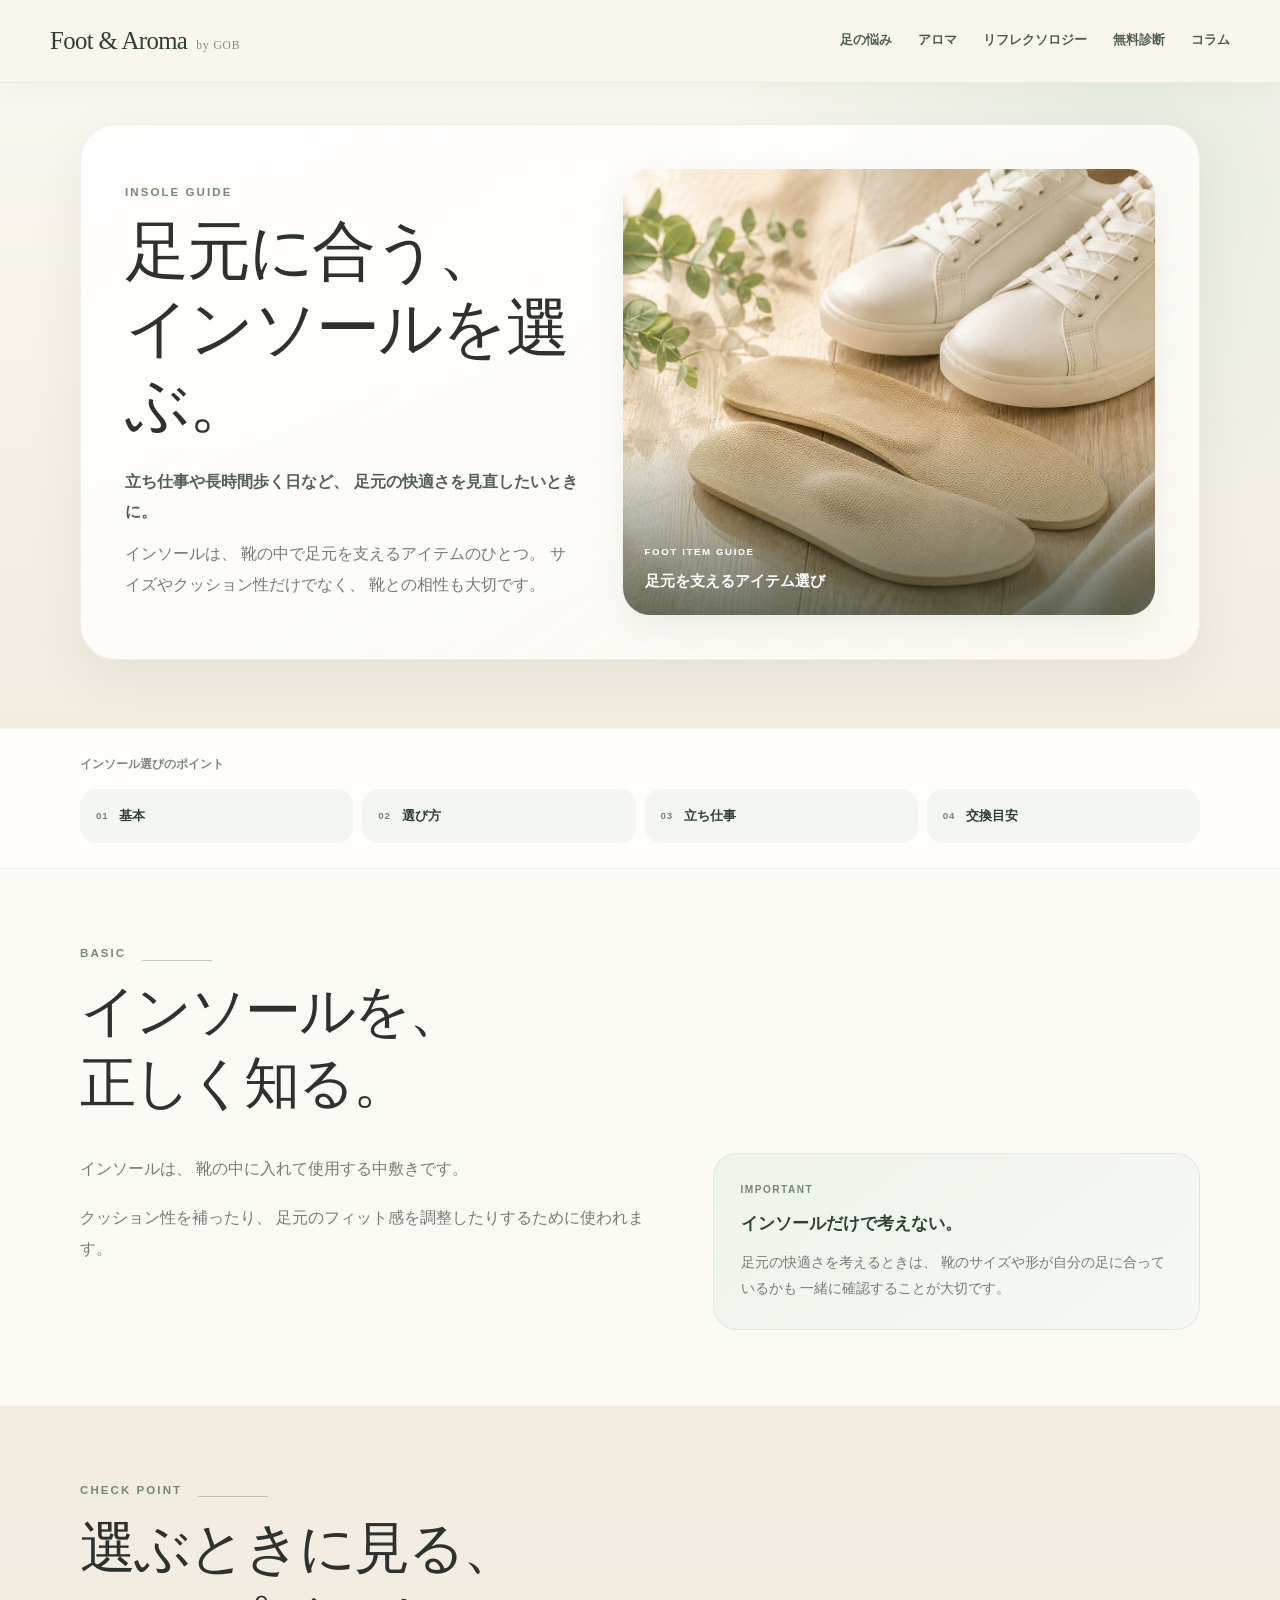
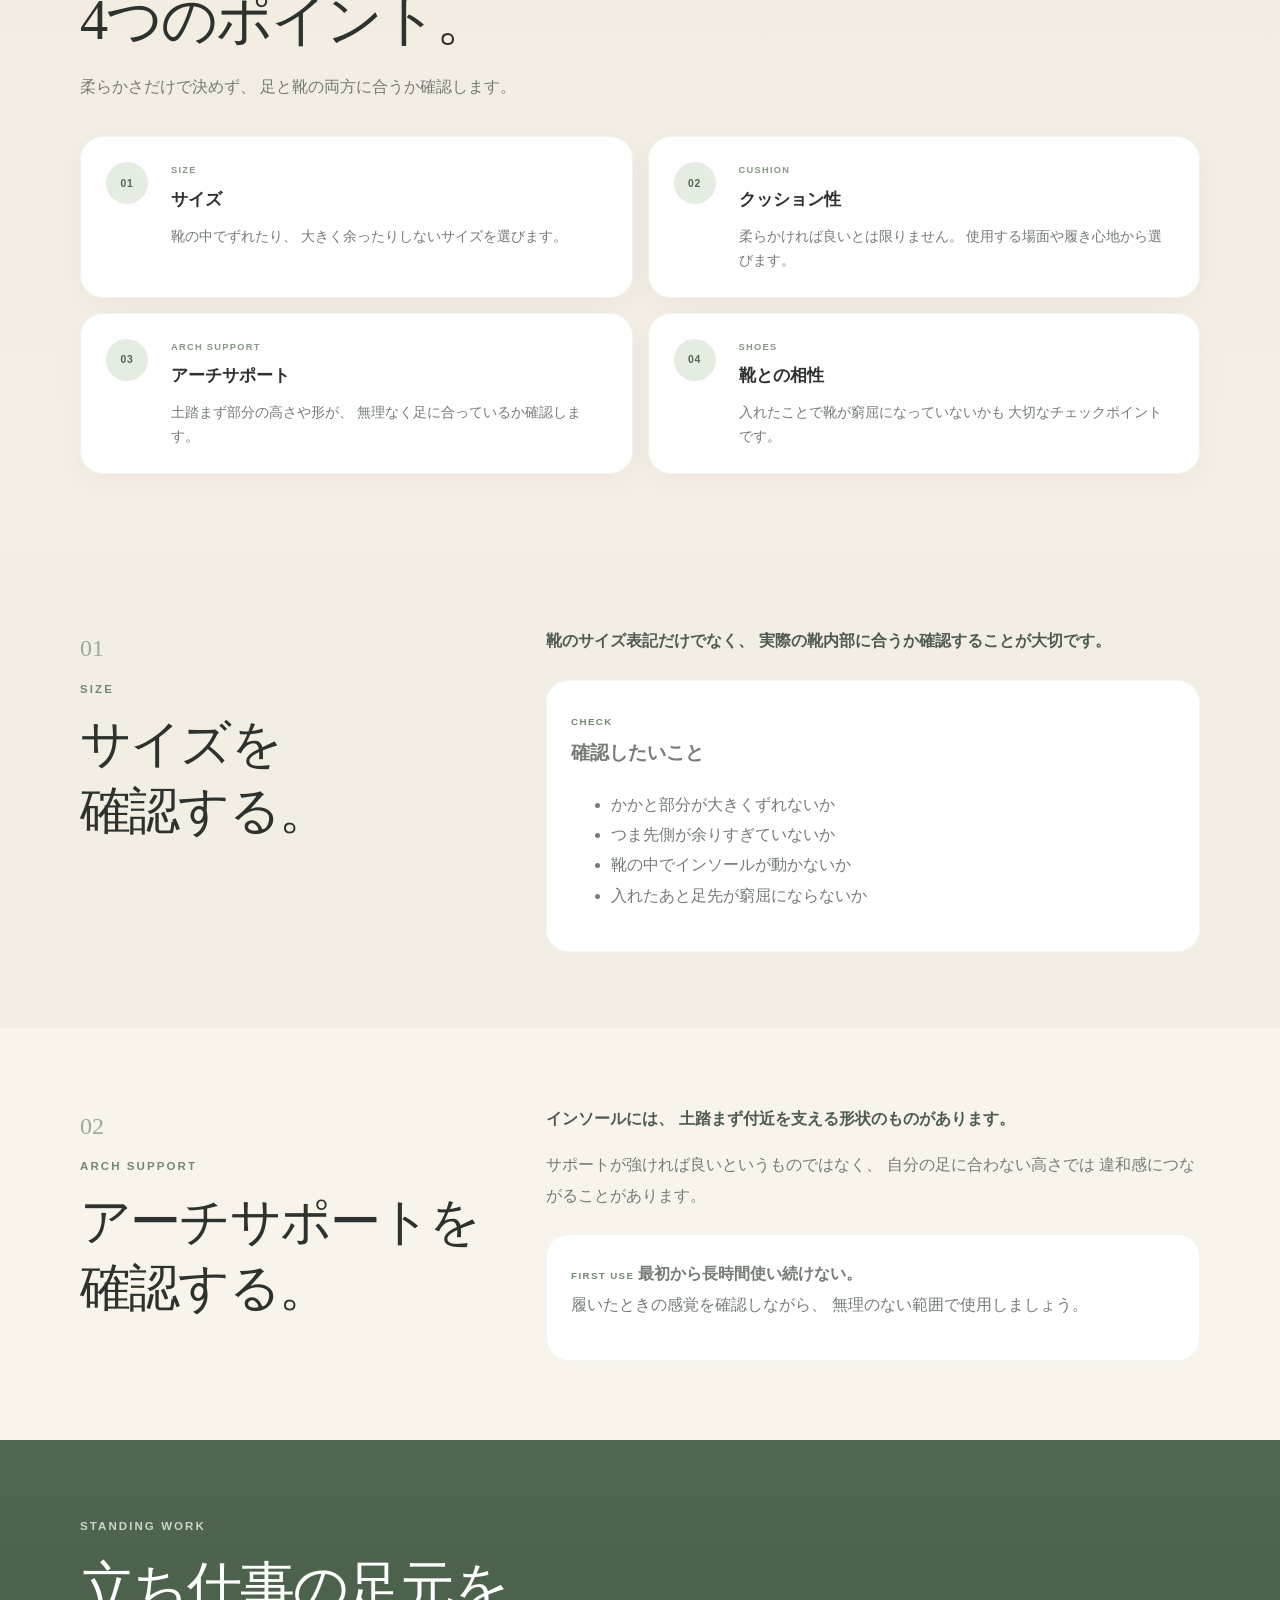
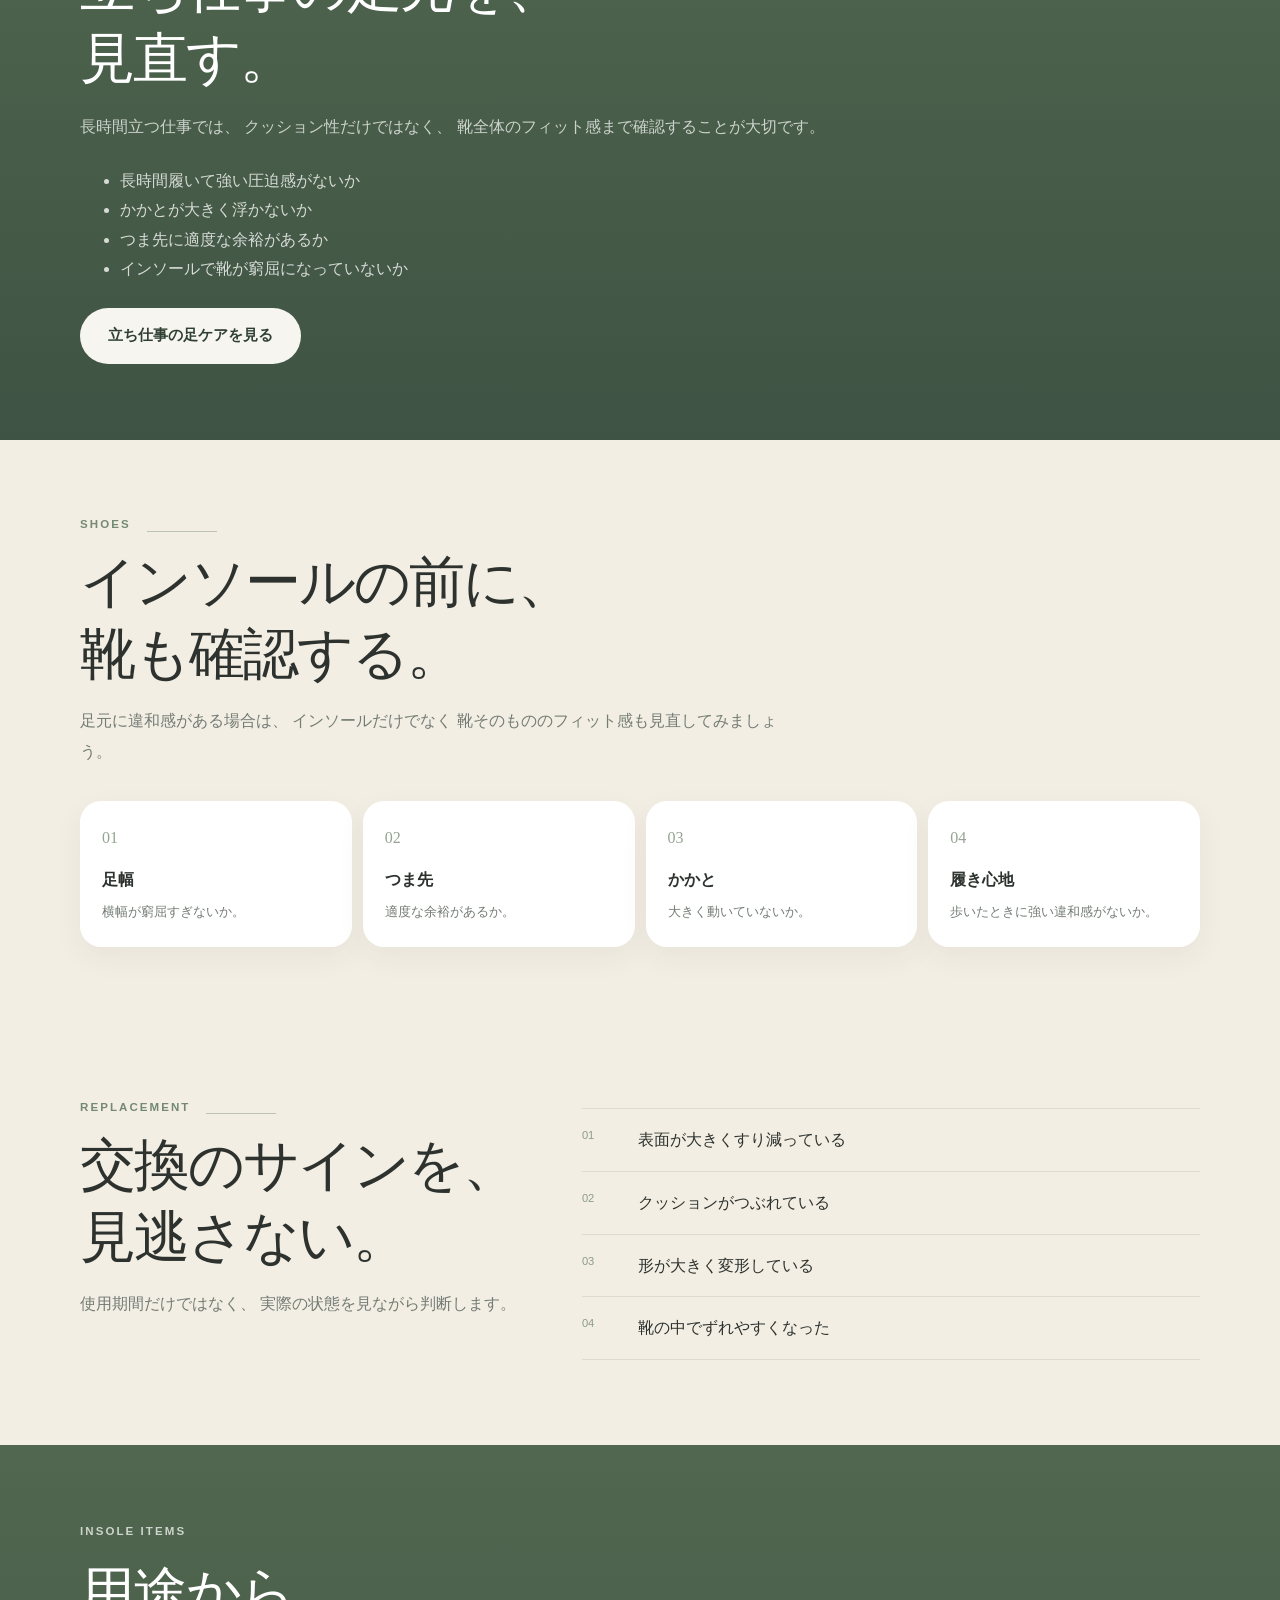
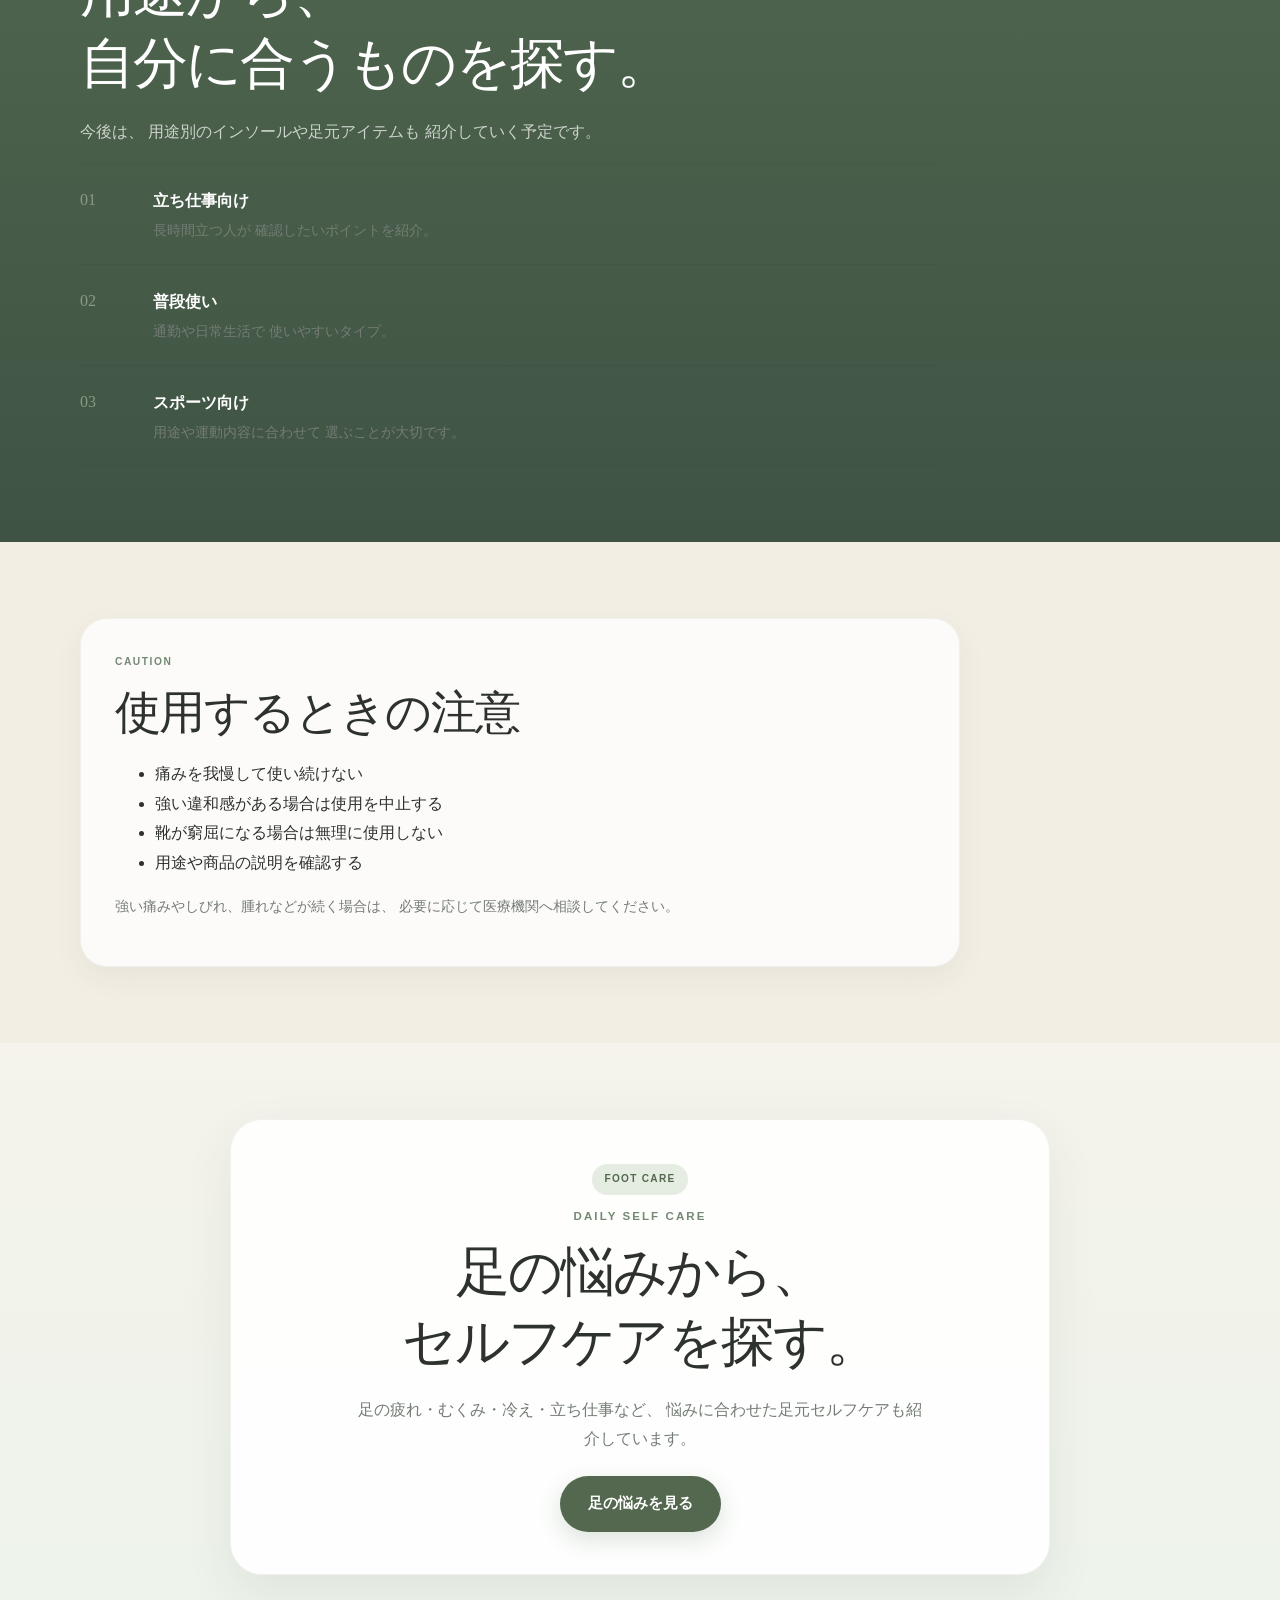
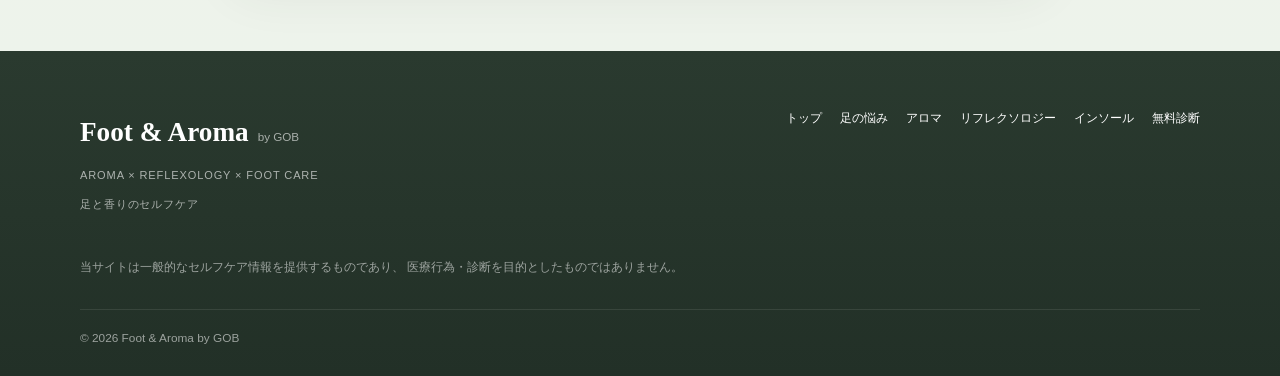
<file: insole.html>
<!DOCTYPE html>
<html lang="ja">

<head>
  <meta charset="UTF-8">

  <meta
    name="viewport"
    content="width=device-width, initial-scale=1.0"
  >

  <title>インソールの選び方｜立ち仕事・足の疲れ・靴との合わせ方｜Foot & Aroma by GOB</title>

  <meta
    name="description"
    content="インソールの選び方を初心者向けに解説。立ち仕事や足の疲れが気になる人向けに、サイズ、アーチサポート、クッション性、靴との相性、交換目安などを分かりやすく紹介します。"
  >

  <link
    rel="canonical"
    href="https://gamikazu.github.io/foot-aroma-site/insole.html"
  >

  <!-- OGP -->
  <meta property="og:type" content="article">
  <meta property="og:locale" content="ja_JP">

  <meta
    property="og:title"
    content="インソールの選び方｜Foot & Aroma by GOB"
  >

  <meta
    property="og:description"
    content="サイズ・クッション性・アーチサポートなど、インソール選びの基本を初心者向けに紹介します。"
  >

  <meta
    property="og:url"
    content="https://gamikazu.github.io/foot-aroma-site/insole.html"
  >

  <meta
    property="og:image"
    content="https://gamikazu.github.io/foot-aroma-site/column-insole.png"
  >

  <meta
    property="og:site_name"
    content="Foot & Aroma by GOB"
  >

  <!-- Twitter -->
  <meta
    name="twitter:card"
    content="summary_large_image"
  >

  <meta
    name="twitter:title"
    content="インソールの選び方｜Foot & Aroma by GOB"
  >

  <meta
    name="twitter:description"
    content="足元を快適にするためのインソール選びの基本を紹介します。"
  >

  <meta
    name="twitter:image"
    content="https://gamikazu.github.io/foot-aroma-site/column-insole.png"
  >

  <link rel="stylesheet" href="style.css">

  <script type="application/ld+json">
  {
    "@context": "https://schema.org",
    "@type": "Article",
    "headline": "インソールの選び方",
    "description": "サイズ、アーチサポート、クッション性、靴との相性などインソール選びの基本を紹介します。",
    "inLanguage": "ja",
    "mainEntityOfPage": "https://gamikazu.github.io/foot-aroma-site/insole.html",
    "publisher": {
      "@type": "Organization",
      "name": "Foot & Aroma by GOB"
    }
  }
  </script>

</head>


<body>


  <!-- ========================================
       HEADER
  ========================================= -->

  <header class="site-header">

    <div class="header-inner">

      <a
        href="index.html"
        class="text-logo"
        aria-label="Foot & Aroma by GOB トップページ"
      >

        <span class="text-logo-main">
          Foot & Aroma
        </span>

        <span class="text-logo-sub">
          by GOB
        </span>

      </a>


      <button
        class="menu-button"
        type="button"
        aria-label="メニューを開く"
        aria-expanded="false"
        aria-controls="global-nav"
      >

        <span></span>
        <span></span>
        <span></span>

      </button>


      <nav
        id="global-nav"
        class="global-nav"
        aria-label="メインナビゲーション"
      >

        <a href="foot-care.html">
          足の悩み
        </a>

        <a href="aroma.html">
          アロマ
        </a>

        <a href="reflexology.html">
          リフレクソロジー
        </a>

        <a href="diagnosis.html">
          無料診断
        </a>

        <a href="index.html#column">
          コラム
        </a>

      </nav>

    </div>

  </header>



  <!-- ========================================
       MAIN
  ========================================= -->

  <main class="insole-page">


    <!-- ========================================
         HERO
    ========================================= -->

    <section class="insole-page-hero">

      <div class="container">

        <div class="insole-hero-card">

          <div class="insole-hero-copy">

            <p class="eyebrow">
              INSOLE GUIDE
            </p>

            <h1>
              足元に合う、<br>
              インソールを選ぶ。
            </h1>

            <p class="insole-hero-lead">
              立ち仕事や長時間歩く日など、
              <br class="sp-only">
              足元の快適さを見直したいときに。
            </p>

            <p class="insole-hero-text">
              インソールは、
              靴の中で足元を支えるアイテムのひとつ。
              <br class="sp-only">
              サイズやクッション性だけでなく、
              靴との相性も大切です。
            </p>

          </div>


          <div class="insole-hero-image">

            <img
              src="column-insole.png"
              alt="靴とインソールを並べた足元ケアのイメージ"
              loading="eager"
              decoding="async"
            >

            <div class="insole-image-caption">

              <span>
                FOOT ITEM GUIDE
              </span>

              <strong>
                足元を支えるアイテム選び
              </strong>

            </div>

          </div>

        </div>

      </div>

    </section>



    <!-- ========================================
         PAGE NAV
    ========================================= -->

    <section class="insole-page-nav">

      <div class="container">

        <p class="insole-nav-title">
          インソール選びのポイント
        </p>

        <div class="insole-nav-list">

          <a href="#basic">
            <span>01</span>
            基本
          </a>

          <a href="#check-point">
            <span>02</span>
            選び方
          </a>

          <a href="#standing">
            <span>03</span>
            立ち仕事
          </a>

          <a href="#replacement">
            <span>04</span>
            交換目安
          </a>

        </div>

      </div>

    </section>



    <!-- ========================================
         BASIC
    ========================================= -->

    <section
      id="basic"
      class="insole-section insole-basic-section"
    >

      <div class="container">

        <div class="insole-section-heading">

          <div class="insole-heading-line">

            <p class="eyebrow">
              BASIC
            </p>

          </div>

          <h2>
            インソールを、<br>
            正しく知る。
          </h2>

        </div>


        <div class="insole-basic-layout">

          <div class="insole-basic-main">

            <p>
              インソールは、
              靴の中に入れて使用する中敷きです。
            </p>

            <p>
              クッション性を補ったり、
              <br class="sp-only">
              足元のフィット感を調整したりするために使われます。
            </p>

          </div>


          <div class="insole-basic-note">

            <span>
              IMPORTANT
            </span>

            <strong>
              インソールだけで考えない。
            </strong>

            <p>
              足元の快適さを考えるときは、
              <br class="sp-only">
              靴のサイズや形が自分の足に合っているかも
              一緒に確認することが大切です。
            </p>

          </div>

        </div>

      </div>

    </section>



    <!-- ========================================
         CHECK POINT
    ========================================= -->

    <section
      id="check-point"
      class="insole-section insole-check-section"
    >

      <div class="container">

        <div class="insole-section-heading">

          <div class="insole-heading-line">

            <p class="eyebrow">
              CHECK POINT
            </p>

          </div>

          <h2>
            選ぶときに見る、<br>
            4つのポイント。
          </h2>

          <p>
            柔らかさだけで決めず、
            <br class="sp-only">
            足と靴の両方に合うか確認します。
          </p>

        </div>


        <div class="insole-point-list">


          <article class="insole-point-card">

            <span class="insole-point-number">
              01
            </span>

            <div>

              <span class="insole-point-en">
                SIZE
              </span>

              <h3>
                サイズ
              </h3>

              <p>
                靴の中でずれたり、
                <br class="sp-only">
                大きく余ったりしないサイズを選びます。
              </p>

            </div>

          </article>



          <article class="insole-point-card">

            <span class="insole-point-number">
              02
            </span>

            <div>

              <span class="insole-point-en">
                CUSHION
              </span>

              <h3>
                クッション性
              </h3>

              <p>
                柔らかければ良いとは限りません。
                <br class="sp-only">
                使用する場面や履き心地から選びます。
              </p>

            </div>

          </article>



          <article class="insole-point-card">

            <span class="insole-point-number">
              03
            </span>

            <div>

              <span class="insole-point-en">
                ARCH SUPPORT
              </span>

              <h3>
                アーチサポート
              </h3>

              <p>
                土踏まず部分の高さや形が、
                <br class="sp-only">
                無理なく足に合っているか確認します。
              </p>

            </div>

          </article>



          <article class="insole-point-card">

            <span class="insole-point-number">
              04
            </span>

            <div>

              <span class="insole-point-en">
                SHOES
              </span>

              <h3>
                靴との相性
              </h3>

              <p>
                入れたことで靴が窮屈になっていないかも
                <br class="sp-only">
                大切なチェックポイントです。
              </p>

            </div>

          </article>


        </div>

      </div>

    </section>



    <!-- ========================================
         SIZE
    ========================================= -->

    <section class="insole-section insole-detail-section insole-detail-soft">

      <div class="container">

        <div class="insole-detail-layout">

          <div class="insole-detail-heading">

            <span class="insole-detail-number">
              01
            </span>

            <p class="eyebrow">
              SIZE
            </p>

            <h2>
              サイズを<br>
              確認する。
            </h2>

          </div>


          <div class="insole-detail-content">

            <p class="insole-detail-lead">
              靴のサイズ表記だけでなく、
              <br class="sp-only">
              実際の靴内部に合うか確認することが大切です。
            </p>


            <div class="insole-tip-box">

              <span>
                CHECK
              </span>

              <h3>
                確認したいこと
              </h3>

              <ul>
                <li>かかと部分が大きくずれないか</li>
                <li>つま先側が余りすぎていないか</li>
                <li>靴の中でインソールが動かないか</li>
                <li>入れたあと足先が窮屈にならないか</li>
              </ul>

            </div>

          </div>

        </div>

      </div>

    </section>



    <!-- ========================================
         ARCH SUPPORT
    ========================================= -->

    <section class="insole-section insole-detail-section">

      <div class="container">

        <div class="insole-detail-layout">

          <div class="insole-detail-heading">

            <span class="insole-detail-number">
              02
            </span>

            <p class="eyebrow">
              ARCH SUPPORT
            </p>

            <h2>
              アーチサポートを<br>
              確認する。
            </h2>

          </div>


          <div class="insole-detail-content">

            <p class="insole-detail-lead">
              インソールには、
              <br class="sp-only">
              土踏まず付近を支える形状のものがあります。
            </p>

            <p>
              サポートが強ければ良いというものではなく、
              <br class="sp-only">
              自分の足に合わない高さでは
              違和感につながることがあります。
            </p>


            <div class="insole-note-box">

              <span>
                FIRST USE
              </span>

              <strong>
                最初から長時間使い続けない。
              </strong>

              <p>
                履いたときの感覚を確認しながら、
                <br class="sp-only">
                無理のない範囲で使用しましょう。
              </p>

            </div>

          </div>

        </div>

      </div>

    </section>



    <!-- ========================================
         STANDING WORK
    ========================================= -->

    <section
      id="standing"
      class="insole-section insole-standing-section"
    >

      <div class="container">

        <div class="insole-standing-card">

          <div class="insole-standing-copy">

            <p class="eyebrow eyebrow-light">
              STANDING WORK
            </p>

            <h2>
              立ち仕事の足元を、<br>
              見直す。
            </h2>

            <p>
              長時間立つ仕事では、
              <br class="sp-only">
              クッション性だけではなく、
              靴全体のフィット感まで確認することが大切です。
            </p>


            <ul>
              <li>長時間履いて強い圧迫感がないか</li>
              <li>かかとが大きく浮かないか</li>
              <li>つま先に適度な余裕があるか</li>
              <li>インソールで靴が窮屈になっていないか</li>
            </ul>


            <a
              class="button button-light"
              href="foot-care.html#standing"
            >
              立ち仕事の足ケアを見る
            </a>

          </div>

        </div>

      </div>

    </section>



    <!-- ========================================
         SHOES
    ========================================= -->

    <section class="insole-section insole-shoes-section">

      <div class="container">

        <div class="insole-section-heading">

          <div class="insole-heading-line">

            <p class="eyebrow">
              SHOES
            </p>

          </div>

          <h2>
            インソールの前に、<br>
            靴も確認する。
          </h2>

          <p>
            足元に違和感がある場合は、
            <br class="sp-only">
            インソールだけでなく
            靴そのもののフィット感も見直してみましょう。
          </p>

        </div>


        <div class="insole-shoes-grid">


          <div class="insole-shoe-item">

            <span>
              01
            </span>

            <strong>
              足幅
            </strong>

            <p>
              横幅が窮屈すぎないか。
            </p>

          </div>


          <div class="insole-shoe-item">

            <span>
              02
            </span>

            <strong>
              つま先
            </strong>

            <p>
              適度な余裕があるか。
            </p>

          </div>


          <div class="insole-shoe-item">

            <span>
              03
            </span>

            <strong>
              かかと
            </strong>

            <p>
              大きく動いていないか。
            </p>

          </div>


          <div class="insole-shoe-item">

            <span>
              04
            </span>

            <strong>
              履き心地
            </strong>

            <p>
              歩いたときに強い違和感がないか。
            </p>

          </div>


        </div>

      </div>

    </section>



    <!-- ========================================
         REPLACEMENT
    ========================================= -->

    <section
      id="replacement"
      class="insole-section insole-replacement-section"
    >

      <div class="container">

        <div class="insole-replacement-layout">

          <div class="insole-section-heading">

            <div class="insole-heading-line">

              <p class="eyebrow">
                REPLACEMENT
              </p>

            </div>

            <h2>
              交換のサインを、<br>
              見逃さない。
            </h2>

            <p>
              使用期間だけではなく、
              <br class="sp-only">
              実際の状態を見ながら判断します。
            </p>

          </div>


          <div class="insole-replacement-list">

            <div>
              <span>01</span>
              表面が大きくすり減っている
            </div>

            <div>
              <span>02</span>
              クッションがつぶれている
            </div>

            <div>
              <span>03</span>
              形が大きく変形している
            </div>

            <div>
              <span>04</span>
              靴の中でずれやすくなった
            </div>

          </div>

        </div>

      </div>

    </section>



    <!-- ========================================
         ITEMS
    ========================================= -->

    <section class="insole-items-section">

      <div class="container">

        <div class="insole-items-heading">

          <p class="eyebrow eyebrow-light">
            INSOLE ITEMS
          </p>

          <h2>
            用途から、<br>
            自分に合うものを探す。
          </h2>

          <p>
            今後は、
            <br class="sp-only">
            用途別のインソールや足元アイテムも
            紹介していく予定です。
          </p>

        </div>


        <div class="insole-items-list">


          <div class="insole-items-row">

            <span>
              01
            </span>

            <div>

              <h3>
                立ち仕事向け
              </h3>

              <p>
                長時間立つ人が
                <br class="sp-only">
                確認したいポイントを紹介。
              </p>

            </div>

          </div>


          <div class="insole-items-row">

            <span>
              02
            </span>

            <div>

              <h3>
                普段使い
              </h3>

              <p>
                通勤や日常生活で
                <br class="sp-only">
                使いやすいタイプ。
              </p>

            </div>

          </div>


          <div class="insole-items-row">

            <span>
              03
            </span>

            <div>

              <h3>
                スポーツ向け
              </h3>

              <p>
                用途や運動内容に合わせて
                <br class="sp-only">
                選ぶことが大切です。
              </p>

            </div>

          </div>


        </div>

      </div>

    </section>



    <!-- ========================================
         CAUTION
    ========================================= -->

    <section class="insole-section insole-caution-section">

      <div class="container">

        <div class="insole-caution-card">

          <span>
            CAUTION
          </span>

          <h2>
            使用するときの注意
          </h2>

          <ul>
            <li>痛みを我慢して使い続けない</li>
            <li>強い違和感がある場合は使用を中止する</li>
            <li>靴が窮屈になる場合は無理に使用しない</li>
            <li>用途や商品の説明を確認する</li>
          </ul>

          <p>
            強い痛みやしびれ、腫れなどが続く場合は、
            <br class="sp-only">
            必要に応じて医療機関へ相談してください。
          </p>

        </div>

      </div>

    </section>



    <!-- ========================================
         FOOT CARE CTA
    ========================================= -->

    <section class="insole-final-section">

      <div class="container">

        <div class="insole-final-card">

          <span class="insole-final-label">
            FOOT CARE
          </span>

          <p class="eyebrow">
            DAILY SELF CARE
          </p>

          <h2>
            足の悩みから、<br>
            セルフケアを探す。
          </h2>

          <p>
            足の疲れ・むくみ・冷え・立ち仕事など、
            <br class="sp-only">
            悩みに合わせた足元セルフケアも紹介しています。
          </p>

          <a
            class="button button-primary"
            href="foot-care.html"
          >
            足の悩みを見る
          </a>

        </div>

      </div>

    </section>


  </main>



  <!-- ========================================
       FOOTER
  ========================================= -->

  <footer class="site-footer">

    <div class="container footer-inner">

      <div class="footer-brand">

        <div class="footer-brand-line">

          <strong>
            Foot & Aroma
          </strong>

          <span>
            by GOB
          </span>

        </div>

        <p class="footer-en">
          AROMA × REFLEXOLOGY × FOOT CARE
        </p>

        <p>
          足と香りのセルフケア
        </p>

      </div>


      <nav
        class="footer-nav"
        aria-label="フッターナビゲーション"
      >

        <a href="index.html">
          トップ
        </a>

        <a href="foot-care.html">
          足の悩み
        </a>

        <a href="aroma.html">
          アロマ
        </a>

        <a href="reflexology.html">
          リフレクソロジー
        </a>

        <a href="insole.html">
          インソール
        </a>

        <a href="diagnosis.html">
          無料診断
        </a>

      </nav>


      <p class="footer-note">
        当サイトは一般的なセルフケア情報を提供するものであり、
        医療行為・診断を目的としたものではありません。
      </p>

      <p class="copyright">
        © 2026 Foot & Aroma by GOB
      </p>

    </div>

  </footer>


  <script src="script.js"></script>

</body>

</html>
</file>
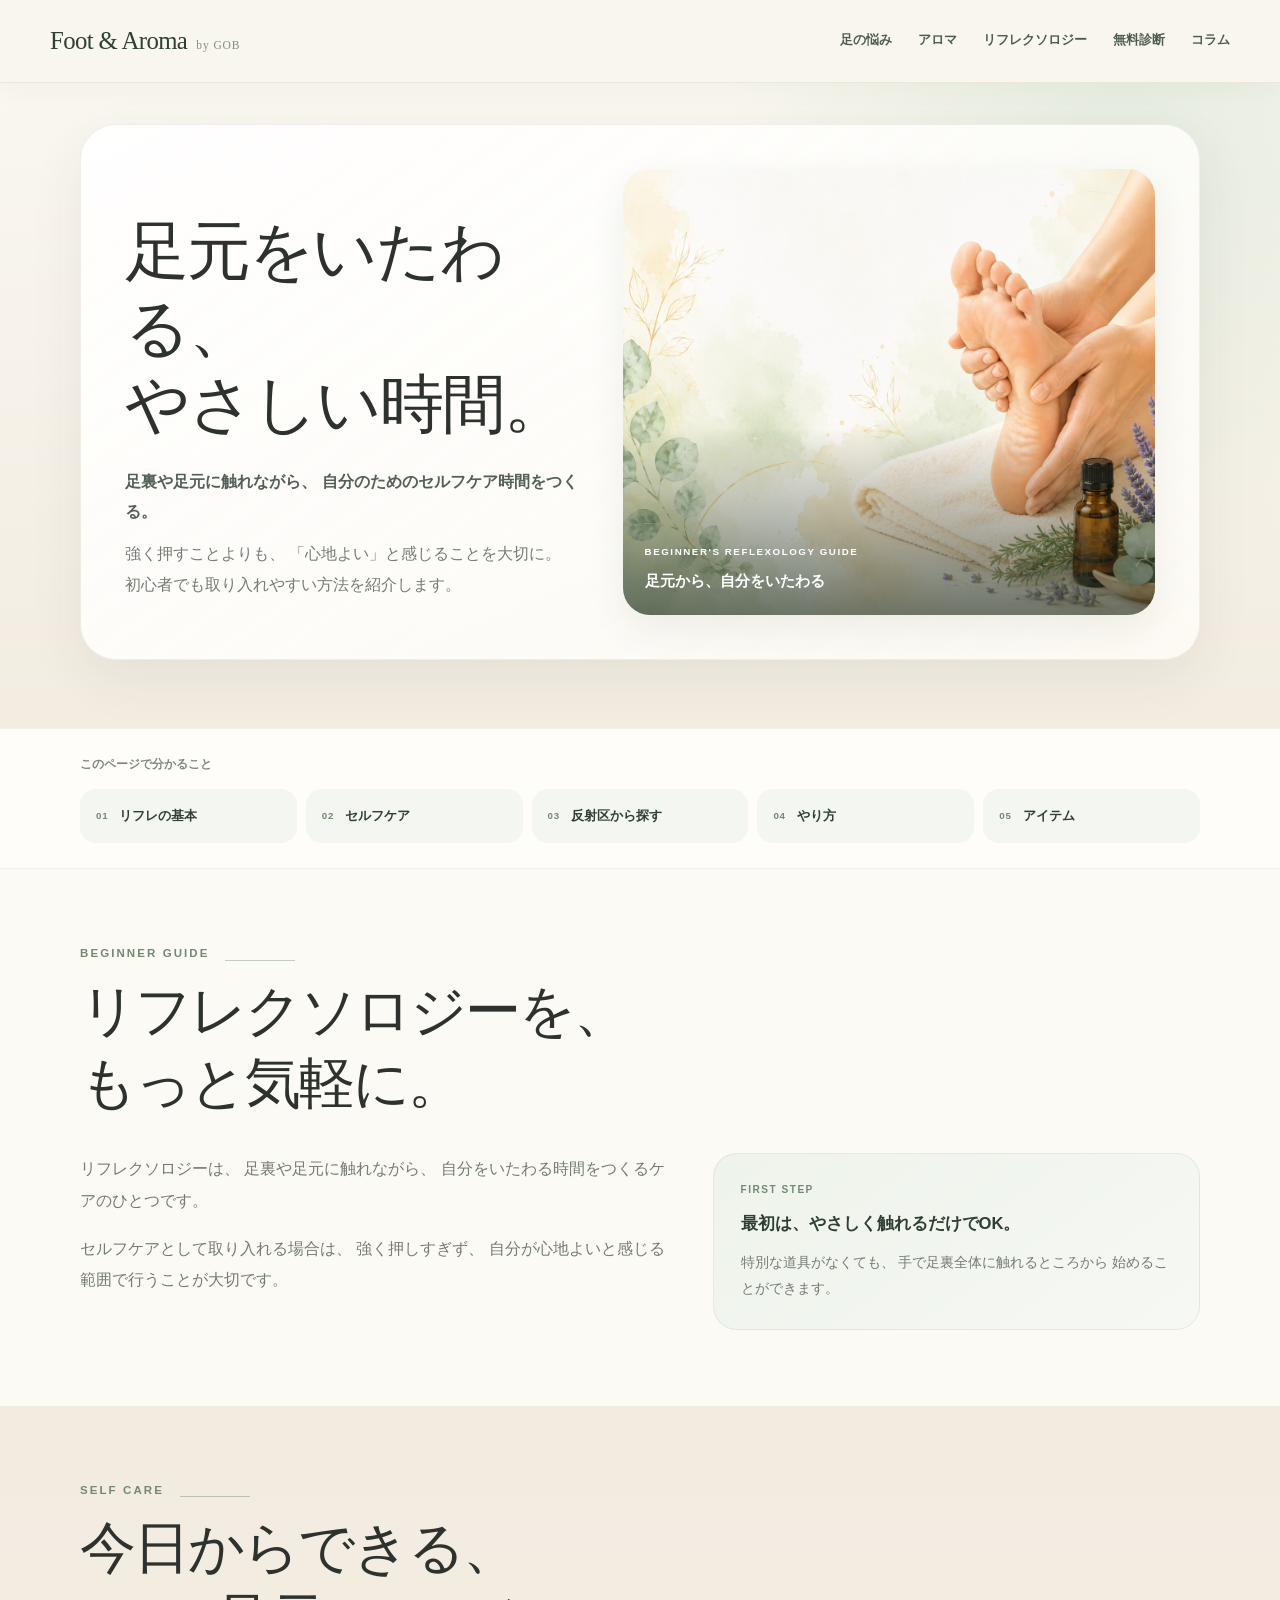
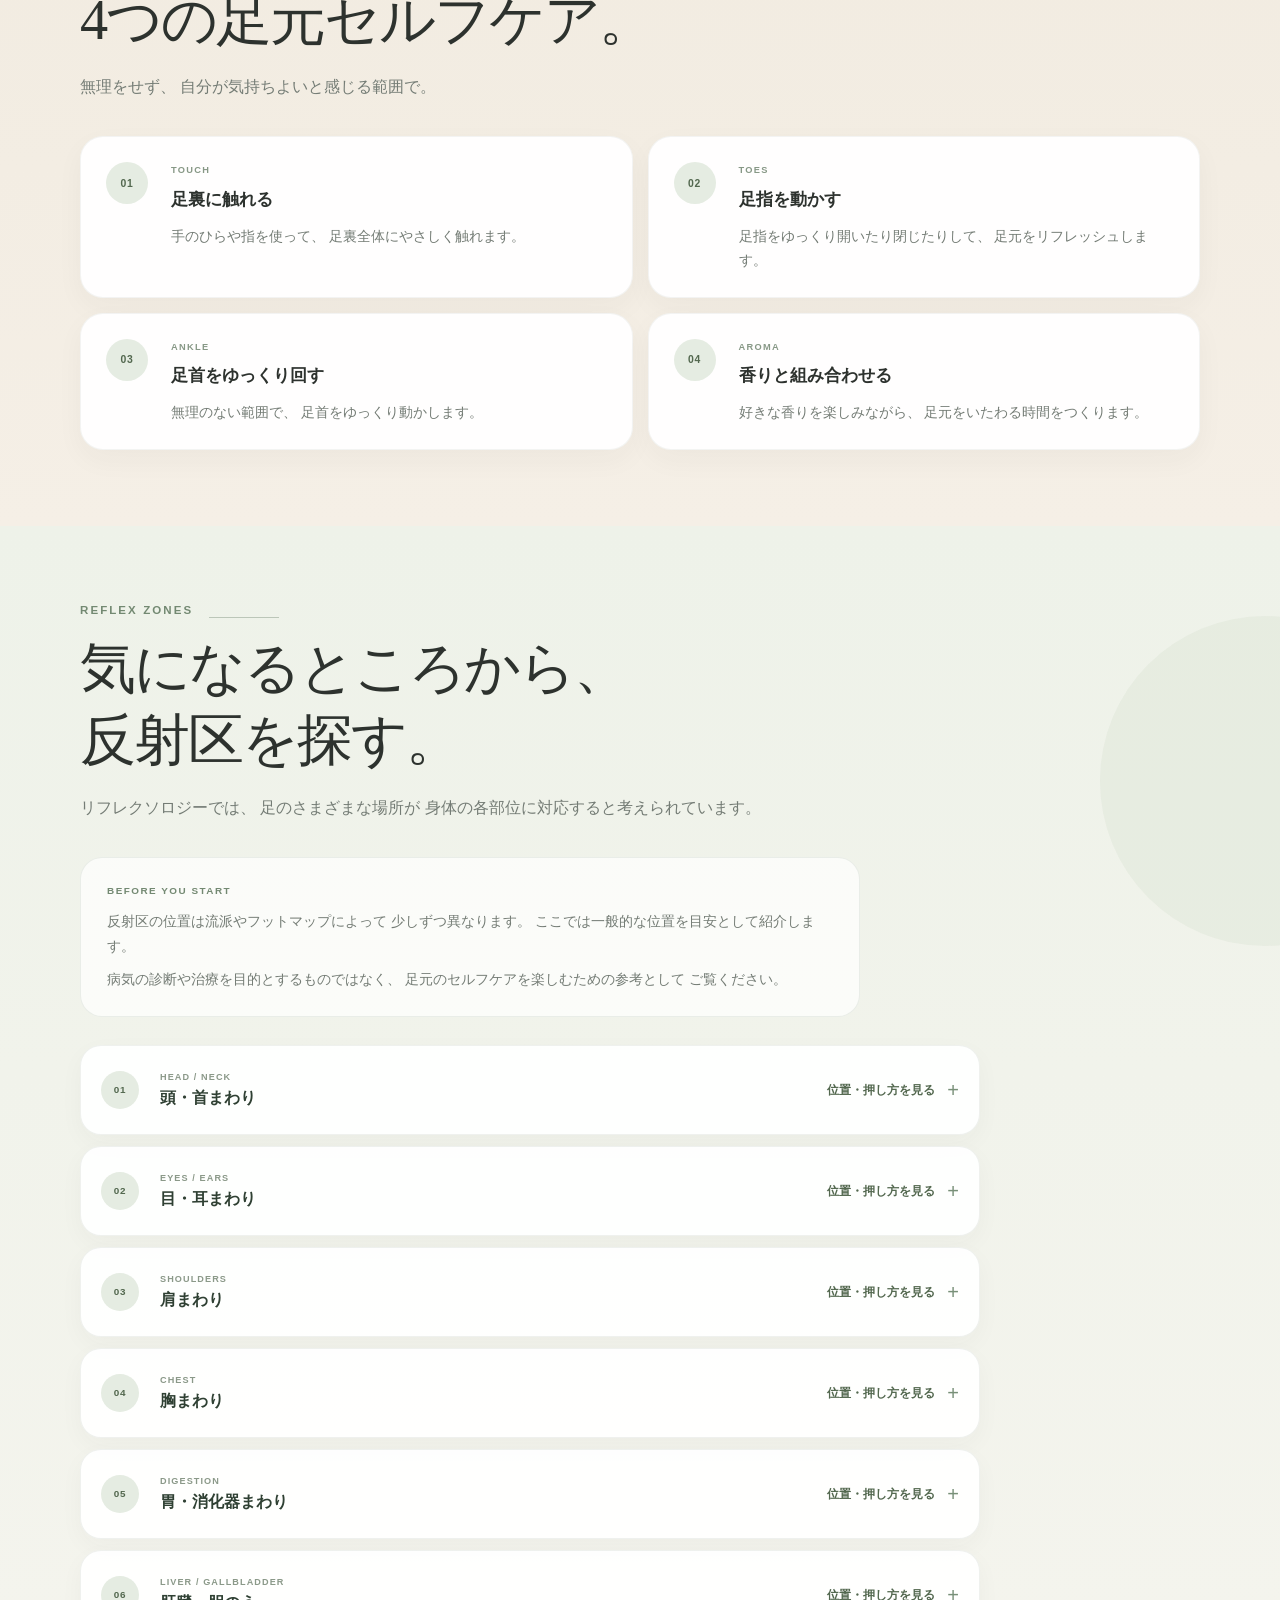
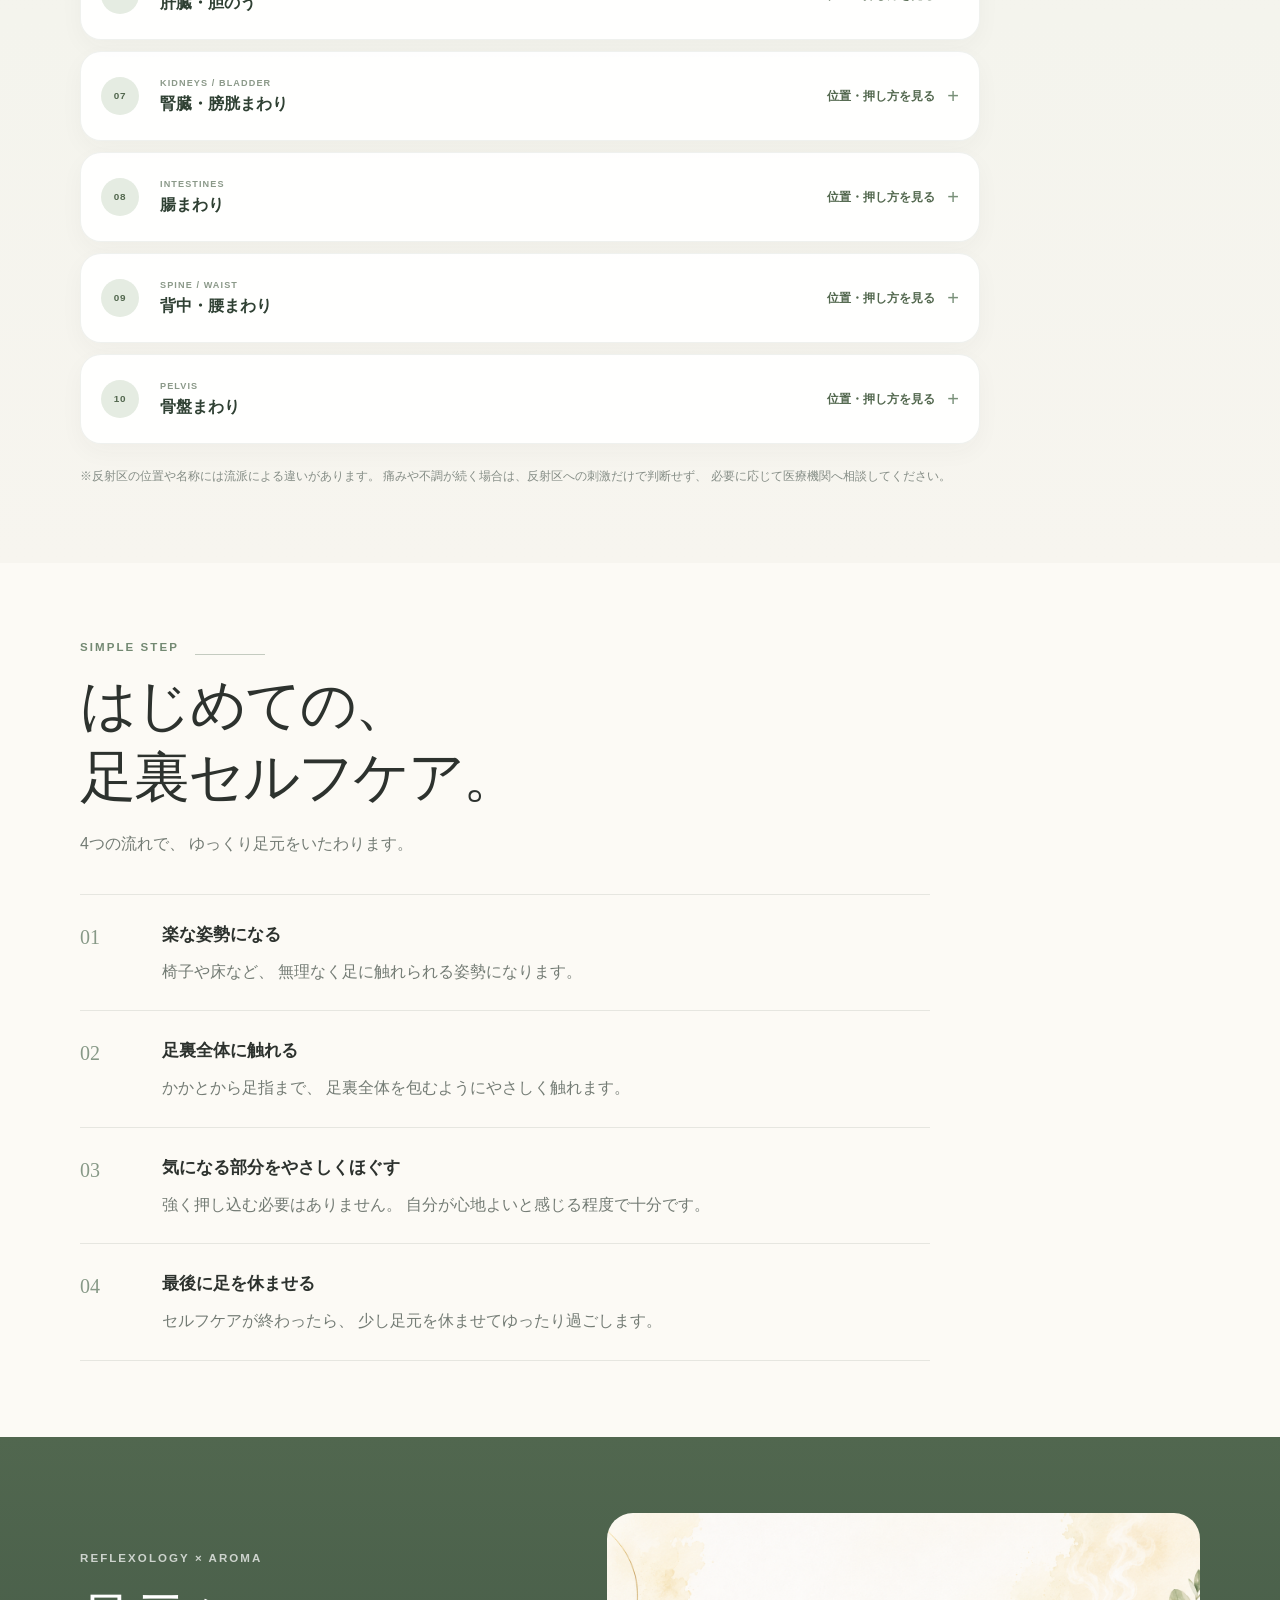
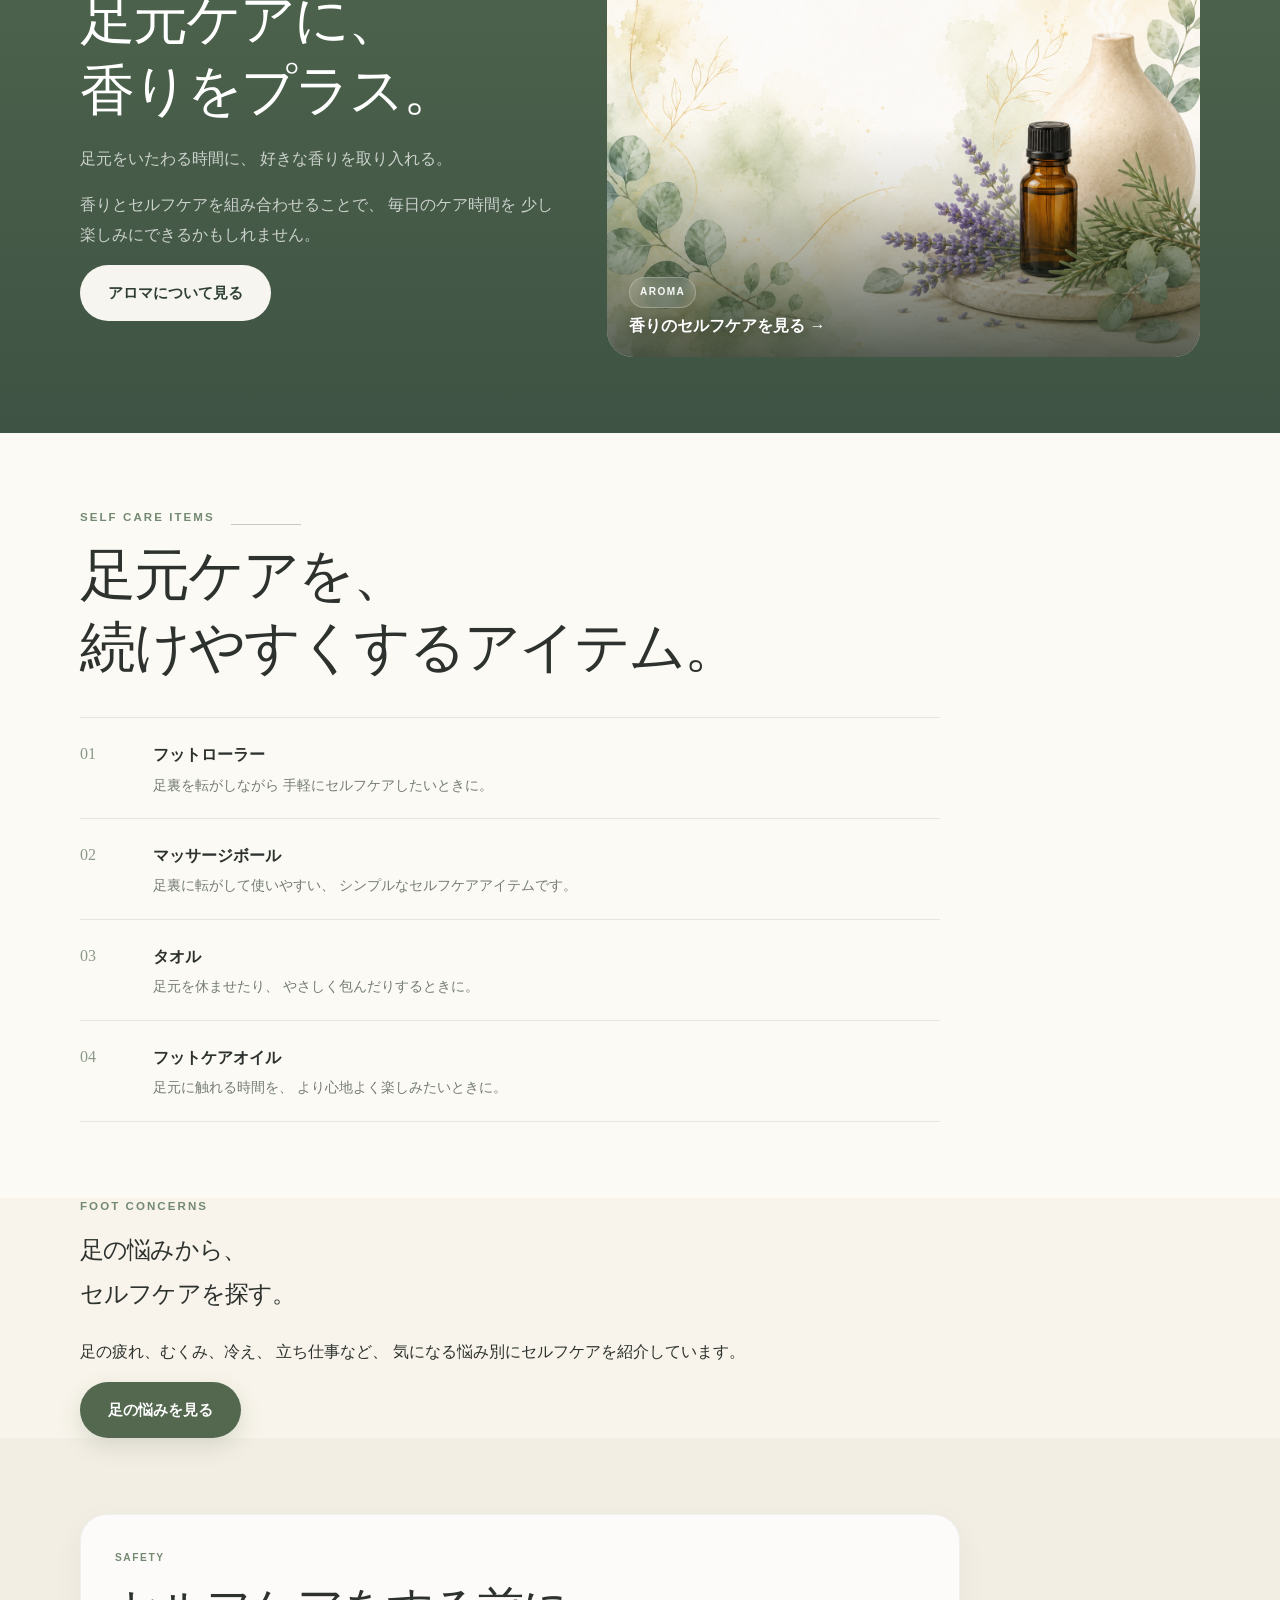
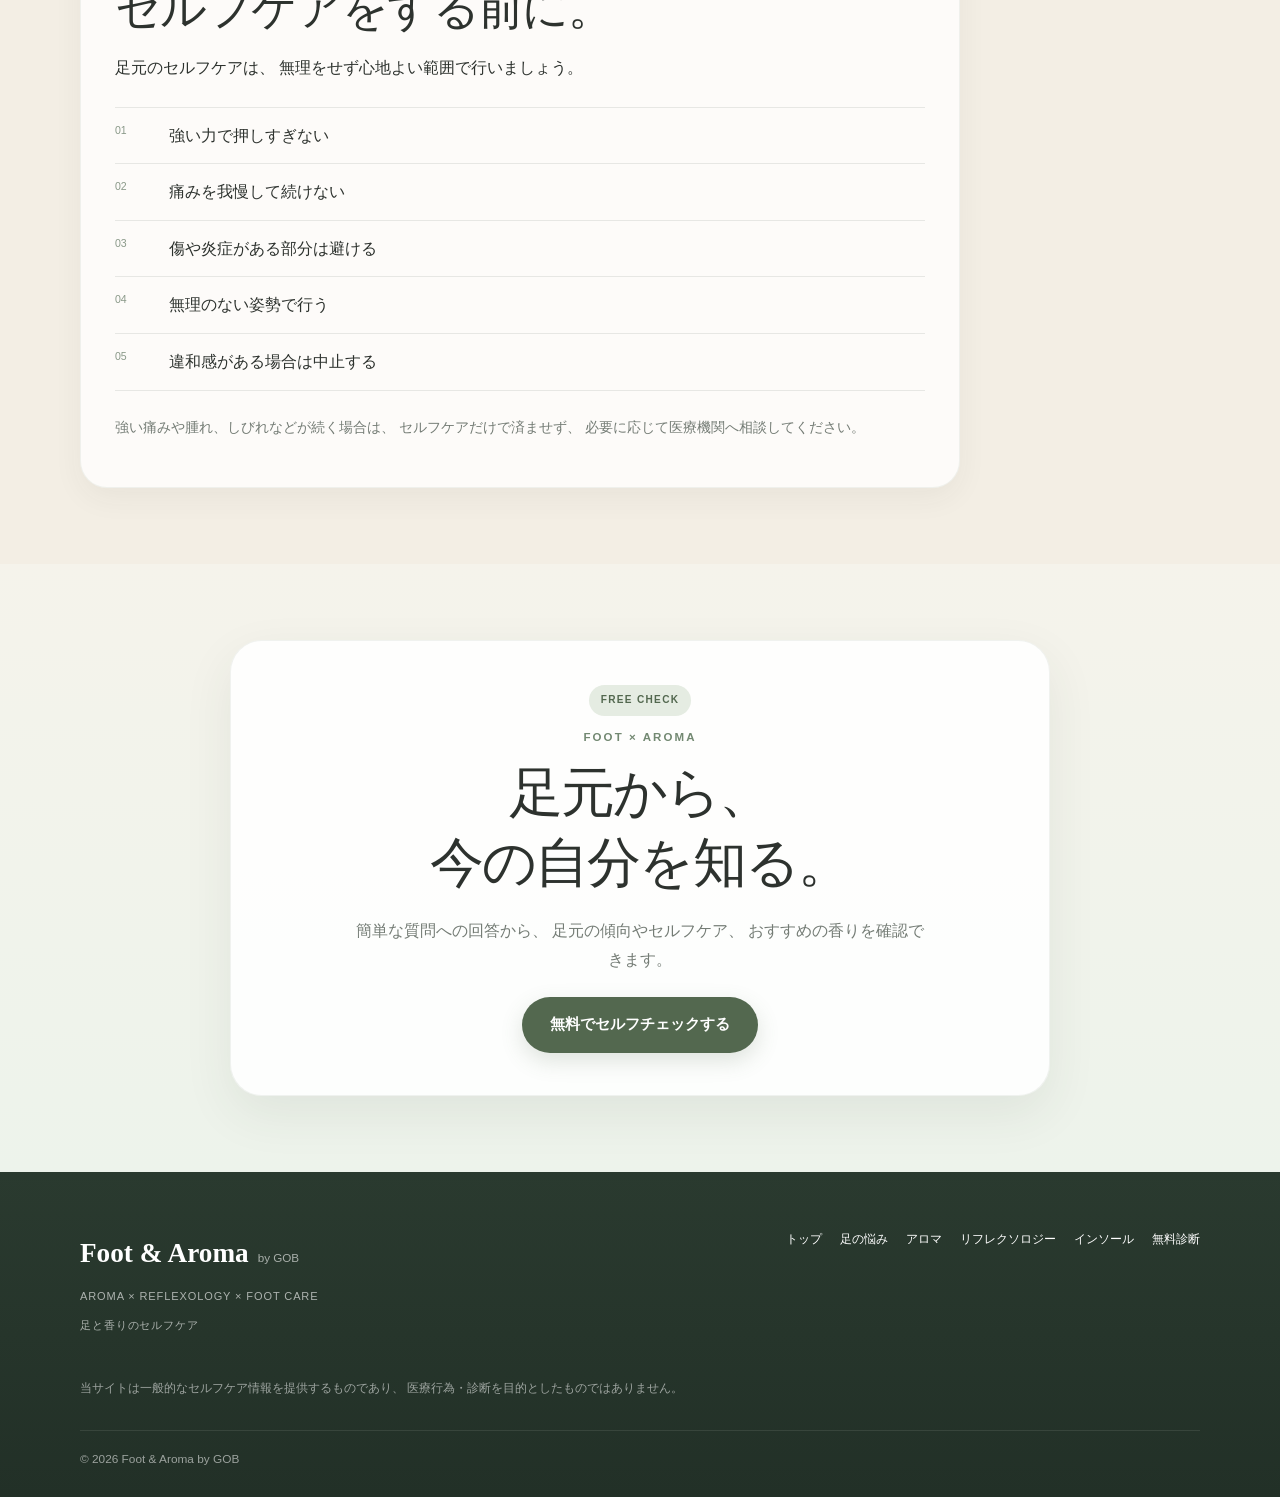
<file: reflexology.html>
<!DOCTYPE html>
<html lang="ja">

<head>
  <meta charset="UTF-8">

  <meta
    name="viewport"
    content="width=device-width, initial-scale=1.0"
  >

  <title>リフレクソロジー初心者ガイド｜反射区・足裏セルフケア・やり方｜Foot & Aroma by GOB</title>

  <meta
    name="description"
    content="リフレクソロジー初心者向けに、基本的な考え方、自宅でできる足裏セルフケア、代表的な反射区の位置、押し方、フットケアアイテム、注意点を分かりやすく紹介します。"
  >

  <link
    rel="canonical"
    href="https://gamikazu.github.io/foot-aroma-site/reflexology.html"
  >


  <!-- OGP -->
  <meta property="og:type" content="article">
  <meta property="og:locale" content="ja_JP">

  <meta
    property="og:title"
    content="リフレクソロジー初心者ガイド｜Foot & Aroma by GOB"
  >

  <meta
    property="og:description"
    content="リフレクソロジーの基本から、代表的な反射区、自宅で取り入れやすい足元セルフケアまで紹介します。"
  >

  <meta
    property="og:url"
    content="https://gamikazu.github.io/foot-aroma-site/reflexology.html"
  >

  <meta
    property="og:image"
    content="https://gamikazu.github.io/foot-aroma-site/category-reflexology.png"
  >

  <meta
    property="og:site_name"
    content="Foot & Aroma by GOB"
  >


  <!-- Twitter -->
  <meta
    name="twitter:card"
    content="summary_large_image"
  >

  <meta
    name="twitter:title"
    content="リフレクソロジー初心者ガイド｜Foot & Aroma by GOB"
  >

  <meta
    name="twitter:description"
    content="リフレクソロジーの基本、代表的な反射区、自宅でできる足元セルフケアを紹介します。"
  >

  <meta
    name="twitter:image"
    content="https://gamikazu.github.io/foot-aroma-site/category-reflexology.png"
  >


  <link rel="stylesheet" href="style.css">


  <!-- 構造化データ -->
  <script type="application/ld+json">
  {
    "@context": "https://schema.org",
    "@type": "Article",
    "headline": "リフレクソロジー初心者ガイド",
    "description": "リフレクソロジー初心者向けに、基本、代表的な反射区、自宅で取り入れやすい足裏セルフケアを紹介します。",
    "inLanguage": "ja",
    "mainEntityOfPage": "https://gamikazu.github.io/foot-aroma-site/reflexology.html",
    "publisher": {
      "@type": "Organization",
      "name": "Foot & Aroma by GOB"
    }
  }
  </script>

</head>


<body>


  <!-- ========================================
       HEADER
  ========================================= -->

  <header class="site-header">

    <div class="header-inner">

      <a
        href="index.html"
        class="text-logo"
        aria-label="Foot & Aroma by GOB トップページ"
      >

        <span class="text-logo-main">
          Foot & Aroma
        </span>

        <span class="text-logo-sub">
          by GOB
        </span>

      </a>


      <button
        class="menu-button"
        type="button"
        aria-label="メニューを開く"
        aria-expanded="false"
        aria-controls="global-nav"
      >
        <span></span>
        <span></span>
        <span></span>
      </button>


      <nav
        id="global-nav"
        class="global-nav"
        aria-label="メインナビゲーション"
      >

        <a href="foot-care.html">
          足の悩み
        </a>

        <a href="aroma.html">
          アロマ
        </a>

        <a href="reflexology.html">
          リフレクソロジー
        </a>

        <a href="diagnosis.html">
          無料診断
        </a>

        <a href="index.html#column">
          コラム
        </a>

      </nav>

    </div>

  </header>



  <!-- ========================================
       MAIN
  ========================================= -->

  <main class="reflex-page">


    <!-- ========================================
         HERO
    ========================================= -->

    <section class="reflex-page-hero">

      <div class="container">

        <div class="reflex-hero-card">

          <div class="reflex-hero-copy">

            <p class="eyebrow eyebrow-light">
              REFLEXOLOGY
            </p>

            <h1>
              足元をいたわる、<br>
              やさしい時間。
            </h1>

            <p class="reflex-hero-lead">
              足裏や足元に触れながら、
              自分のためのセルフケア時間をつくる。
            </p>

            <p class="reflex-hero-text">
              強く押すことよりも、
              「心地よい」と感じることを大切に。
              初心者でも取り入れやすい方法を紹介します。
            </p>

          </div>


          <div class="reflex-hero-image">

            <img
              src="category-reflexology.png"
              alt="足裏をやさしくケアするリフレクソロジーのイメージ"
              loading="eager"
              decoding="async"
            >

            <div class="reflex-image-caption">

              <span>
                BEGINNER'S REFLEXOLOGY GUIDE
              </span>

              <strong>
                足元から、自分をいたわる
              </strong>

            </div>

          </div>

        </div>

      </div>

    </section>



    <!-- ========================================
         PAGE NAVIGATION
    ========================================= -->

    <section class="reflex-page-nav">

      <div class="container">

        <p class="reflex-nav-title">
          このページで分かること
        </p>

        <div class="reflex-nav-list">

          <a href="#beginner">
            <span>01</span>
            リフレの基本
          </a>

          <a href="#selfcare">
            <span>02</span>
            セルフケア
          </a>

          <a href="#reflex-zones">
            <span>03</span>
            反射区から探す
          </a>

          <a href="#steps">
            <span>04</span>
            やり方
          </a>

          <a href="#items">
            <span>05</span>
            アイテム
          </a>

        </div>

      </div>

    </section>



    <!-- ========================================
         BEGINNER GUIDE
    ========================================= -->

    <section
      id="beginner"
      class="reflex-section reflex-intro-section"
    >

      <div class="container">

        <div class="reflex-section-heading">

          <div class="reflex-heading-line">

            <p class="eyebrow">
              BEGINNER GUIDE
            </p>

          </div>

          <h2>
            リフレクソロジーを、<br>
            もっと気軽に。
          </h2>

        </div>


        <div class="reflex-intro-layout">

          <div class="reflex-intro-main">

            <p>
              リフレクソロジーは、
              足裏や足元に触れながら、
              自分をいたわる時間をつくるケアのひとつです。
            </p>

            <p>
              セルフケアとして取り入れる場合は、
              強く押しすぎず、
              自分が心地よいと感じる範囲で行うことが大切です。
            </p>

          </div>


          <div class="reflex-intro-note">

            <span>
              FIRST STEP
            </span>

            <strong>
              最初は、やさしく触れるだけでOK。
            </strong>

            <p>
              特別な道具がなくても、
              手で足裏全体に触れるところから
              始めることができます。
            </p>

          </div>

        </div>

      </div>

    </section>



    <!-- ========================================
         SELF CARE
    ========================================= -->

    <section
      id="selfcare"
      class="reflex-section reflex-selfcare-section"
    >

      <div class="container">

        <div class="reflex-section-heading">

          <div class="reflex-heading-line">

            <p class="eyebrow">
              SELF CARE
            </p>

          </div>

          <h2>
            今日からできる、<br>
            4つの足元セルフケア。
          </h2>

          <p>
            無理をせず、
            自分が気持ちよいと感じる範囲で。
          </p>

        </div>


        <div class="reflex-care-list">

          <article class="reflex-care-card">

            <div class="reflex-care-number">
              01
            </div>

            <div class="reflex-care-content">

              <span>
                TOUCH
              </span>

              <h3>
                足裏に触れる
              </h3>

              <p>
                手のひらや指を使って、
                足裏全体にやさしく触れます。
              </p>

            </div>

          </article>



          <article class="reflex-care-card">

            <div class="reflex-care-number">
              02
            </div>

            <div class="reflex-care-content">

              <span>
                TOES
              </span>

              <h3>
                足指を動かす
              </h3>

              <p>
                足指をゆっくり開いたり閉じたりして、
                足元をリフレッシュします。
              </p>

            </div>

          </article>



          <article class="reflex-care-card">

            <div class="reflex-care-number">
              03
            </div>

            <div class="reflex-care-content">

              <span>
                ANKLE
              </span>

              <h3>
                足首をゆっくり回す
              </h3>

              <p>
                無理のない範囲で、
                足首をゆっくり動かします。
              </p>

            </div>

          </article>



          <article class="reflex-care-card">

            <div class="reflex-care-number">
              04
            </div>

            <div class="reflex-care-content">

              <span>
                AROMA
              </span>

              <h3>
                香りと組み合わせる
              </h3>

              <p>
                好きな香りを楽しみながら、
                足元をいたわる時間をつくります。
              </p>

            </div>

          </article>

        </div>

      </div>

    </section>



    <!-- ========================================
         REFLEX ZONES
    ========================================= -->

    <section
      id="reflex-zones"
      class="reflex-section reflex-zones-section"
    >

      <div class="container">

        <div class="reflex-section-heading">

          <div class="reflex-heading-line">

            <p class="eyebrow">
              REFLEX ZONES
            </p>

          </div>

          <h2>
            気になるところから、<br>
            反射区を探す。
          </h2>

          <p>
            リフレクソロジーでは、
            足のさまざまな場所が
            身体の各部位に対応すると考えられています。
          </p>

        </div>


        <div class="reflex-zone-intro">

          <span>
            BEFORE YOU START
          </span>

          <p>
            反射区の位置は流派やフットマップによって
            少しずつ異なります。
            ここでは一般的な位置を目安として紹介します。
          </p>

          <p>
            病気の診断や治療を目的とするものではなく、
            足元のセルフケアを楽しむための参考として
            ご覧ください。
          </p>

        </div>



        <div class="reflex-zone-list">


          <details class="reflex-zone-card">

            <summary>

              <span class="reflex-zone-number">
                01
              </span>

              <span class="reflex-zone-heading">

                <small>
                  HEAD / NECK
                </small>

                <strong>
                  頭・首まわり
                </strong>

              </span>

              <span class="reflex-zone-toggle">
                位置・押し方を見る
              </span>

            </summary>


            <div class="reflex-zone-detail">

              <div class="reflex-zone-detail-row">

                <span>
                  位置
                </span>

                <p>
                  一般的な反射区の考え方では、
                  足の親指が頭部に対応し、
                  親指の付け根周辺が首まわりに
                  対応するとされています。
                </p>

              </div>

              <div class="reflex-zone-detail-row">

                <span>
                  左右
                </span>

                <p>
                  両足
                </p>

              </div>

              <div class="reflex-zone-detail-row">

                <span>
                  押し方
                </span>

                <p>
                  親指全体を包むように触れたあと、
                  親指の腹で付け根周辺を
                  ゆっくりとやさしく刺激します。
                </p>

              </div>

            </div>

          </details>



          <details class="reflex-zone-card">

            <summary>

              <span class="reflex-zone-number">
                02
              </span>

              <span class="reflex-zone-heading">

                <small>
                  EYES / EARS
                </small>

                <strong>
                  目・耳まわり
                </strong>

              </span>

              <span class="reflex-zone-toggle">
                位置・押し方を見る
              </span>

            </summary>


            <div class="reflex-zone-detail">

              <div class="reflex-zone-detail-row">

                <span>
                  位置
                </span>

                <p>
                  一般的なフットマップでは、
                  人差し指から小指にかけての
                  足指周辺に、目や耳に対応するとされる
                  反射区があります。
                </p>

              </div>

              <div class="reflex-zone-detail-row">

                <span>
                  左右
                </span>

                <p>
                  両足
                </p>

              </div>

              <div class="reflex-zone-detail-row">

                <span>
                  押し方
                </span>

                <p>
                  足指を一本ずつやさしくつまみ、
                  指の付け根周辺を
                  小さく押すように刺激します。
                </p>

              </div>

            </div>

          </details>



          <details class="reflex-zone-card">

            <summary>

              <span class="reflex-zone-number">
                03
              </span>

              <span class="reflex-zone-heading">

                <small>
                  SHOULDERS
                </small>

                <strong>
                  肩まわり
                </strong>

              </span>

              <span class="reflex-zone-toggle">
                位置・押し方を見る
              </span>

            </summary>


            <div class="reflex-zone-detail">

              <div class="reflex-zone-detail-row">

                <span>
                  位置
                </span>

                <p>
                  一般的な反射区では、
                  足指の付け根から足裏上部にかけての
                  エリアが肩や胸まわりに
                  対応するとされています。
                </p>

              </div>

              <div class="reflex-zone-detail-row">

                <span>
                  左右
                </span>

                <p>
                  両足
                </p>

              </div>

              <div class="reflex-zone-detail-row">

                <span>
                  押し方
                </span>

                <p>
                  足指の付け根の下を、
                  親指の腹で外側から内側へ
                  ゆっくり移動しながら刺激します。
                </p>

              </div>

            </div>

          </details>



          <details class="reflex-zone-card">

            <summary>

              <span class="reflex-zone-number">
                04
              </span>

              <span class="reflex-zone-heading">

                <small>
                  CHEST
                </small>

                <strong>
                  胸まわり
                </strong>

              </span>

              <span class="reflex-zone-toggle">
                位置・押し方を見る
              </span>

            </summary>


            <div class="reflex-zone-detail">

              <div class="reflex-zone-detail-row">

                <span>
                  位置
                </span>

                <p>
                  足指の付け根の下にある
                  足裏上部のふくらみは、
                  一般的なフットマップで
                  胸部に対応するエリアとされています。
                </p>

              </div>

              <div class="reflex-zone-detail-row">

                <span>
                  左右
                </span>

                <p>
                  基本は両足。
                  心臓に対応するとされる反射区は、
                  一般的に左足側に示されます。
                </p>

              </div>

              <div class="reflex-zone-detail-row">

                <span>
                  押し方
                </span>

                <p>
                  足裏上部のふくらみに
                  親指の腹を当て、
                  痛くない程度の力でゆっくり刺激します。
                </p>

              </div>

            </div>

          </details>



          <details class="reflex-zone-card">

            <summary>

              <span class="reflex-zone-number">
                05
              </span>

              <span class="reflex-zone-heading">

                <small>
                  DIGESTION
                </small>

                <strong>
                  胃・消化器まわり
                </strong>

              </span>

              <span class="reflex-zone-toggle">
                位置・押し方を見る
              </span>

            </summary>


            <div class="reflex-zone-detail">

              <div class="reflex-zone-detail-row">

                <span>
                  位置
                </span>

                <p>
                  一般的なフットマップでは、
                  土踏まずの上部から中央付近に
                  胃や膵臓、十二指腸などに
                  対応するとされる反射区があります。
                </p>

              </div>

              <div class="reflex-zone-detail-row">

                <span>
                  左右
                </span>

                <p>
                  両足に消化器系の反射区がありますが、
                  臓器によって左右の位置が異なると
                  されるものがあります。
                </p>

              </div>

              <div class="reflex-zone-detail-row">

                <span>
                  押し方
                </span>

                <p>
                  土踏まずの上部から中央を、
                  親指の腹で小さく移動しながら
                  ゆっくり刺激します。
                </p>

              </div>

            </div>

          </details>



          <details class="reflex-zone-card">

            <summary>

              <span class="reflex-zone-number">
                06
              </span>

              <span class="reflex-zone-heading">

                <small>
                  LIVER / GALLBLADDER
                </small>

                <strong>
                  肝臓・胆のう
                </strong>

              </span>

              <span class="reflex-zone-toggle">
                位置・押し方を見る
              </span>

            </summary>


            <div class="reflex-zone-detail">

              <div class="reflex-zone-detail-row">

                <span>
                  位置
                </span>

                <p>
                  一般的な反射区の考え方では、
                  右足の土踏まず上部から
                  外側寄りに、肝臓や胆のうに対応するとされる
                  エリアがあります。
                </p>

              </div>

              <div class="reflex-zone-detail-row">

                <span>
                  左右
                </span>

                <p>
                  主に右足
                </p>

              </div>

              <div class="reflex-zone-detail-row">

                <span>
                  押し方
                </span>

                <p>
                  右足の土踏まず上部を、
                  親指の腹でゆっくりと
                  面をなぞるように刺激します。
                </p>

              </div>

            </div>

          </details>



          <details class="reflex-zone-card">

            <summary>

              <span class="reflex-zone-number">
                07
              </span>

              <span class="reflex-zone-heading">

                <small>
                  KIDNEYS / BLADDER
                </small>

                <strong>
                  腎臓・膀胱まわり
                </strong>

              </span>

              <span class="reflex-zone-toggle">
                位置・押し方を見る
              </span>

            </summary>


            <div class="reflex-zone-detail">

              <div class="reflex-zone-detail-row">

                <span>
                  位置
                </span>

                <p>
                  腎臓に対応するとされる反射区は
                  一般的に土踏まずの中央付近、
                  膀胱はそこからかかと寄りの
                  内側付近に示されます。
                </p>

              </div>

              <div class="reflex-zone-detail-row">

                <span>
                  左右
                </span>

                <p>
                  両足
                </p>

              </div>

              <div class="reflex-zone-detail-row">

                <span>
                  押し方
                </span>

                <p>
                  土踏まず中央から
                  かかとの内側方向へ、
                  親指の腹でゆっくりたどるように刺激します。
                </p>

              </div>

            </div>

          </details>



          <details class="reflex-zone-card">

            <summary>

              <span class="reflex-zone-number">
                08
              </span>

              <span class="reflex-zone-heading">

                <small>
                  INTESTINES
                </small>

                <strong>
                  腸まわり
                </strong>

              </span>

              <span class="reflex-zone-toggle">
                位置・押し方を見る
              </span>

            </summary>


            <div class="reflex-zone-detail">

              <div class="reflex-zone-detail-row">

                <span>
                  位置
                </span>

                <p>
                  一般的なフットマップでは、
                  土踏まずの中央から
                  かかと寄りの広いエリアに、
                  小腸・大腸の反射区が示されています。
                </p>

              </div>

              <div class="reflex-zone-detail-row">

                <span>
                  左右
                </span>

                <p>
                  両足
                </p>

              </div>

              <div class="reflex-zone-detail-row">

                <span>
                  押し方
                </span>

                <p>
                  土踏まずの中央から下側を、
                  親指の腹で少しずつ場所を変えながら
                  やさしく刺激します。
                </p>

              </div>

            </div>

          </details>



          <details class="reflex-zone-card">

            <summary>

              <span class="reflex-zone-number">
                09
              </span>

              <span class="reflex-zone-heading">

                <small>
                  SPINE / WAIST
                </small>

                <strong>
                  背中・腰まわり
                </strong>

              </span>

              <span class="reflex-zone-toggle">
                位置・押し方を見る
              </span>

            </summary>


            <div class="reflex-zone-detail">

              <div class="reflex-zone-detail-row">

                <span>
                  位置
                </span>

                <p>
                  背骨に対応するとされる反射区は、
                  足の内側のラインに沿って
                  親指側からかかと方向へ続く形で
                  示されることが一般的です。
                </p>

              </div>

              <div class="reflex-zone-detail-row">

                <span>
                  左右
                </span>

                <p>
                  両足の内側
                </p>

              </div>

              <div class="reflex-zone-detail-row">

                <span>
                  押し方
                </span>

                <p>
                  足の内側を親指の腹で支えながら、
                  親指側からかかと方向へ
                  ゆっくりとなぞるように触れます。
                </p>

              </div>

            </div>

          </details>



          <details class="reflex-zone-card">

            <summary>

              <span class="reflex-zone-number">
                10
              </span>

              <span class="reflex-zone-heading">

                <small>
                  PELVIS
                </small>

                <strong>
                  骨盤まわり
                </strong>

              </span>

              <span class="reflex-zone-toggle">
                位置・押し方を見る
              </span>

            </summary>


            <div class="reflex-zone-detail">

              <div class="reflex-zone-detail-row">

                <span>
                  位置
                </span>

                <p>
                  一般的な反射区では、
                  かかと周辺が骨盤や
                  下半身のエリアに対応するとされています。
                </p>

              </div>

              <div class="reflex-zone-detail-row">

                <span>
                  左右
                </span>

                <p>
                  両足
                </p>

              </div>

              <div class="reflex-zone-detail-row">

                <span>
                  押し方
                </span>

                <p>
                  かかとを手のひらで包み、
                  指の腹を使って
                  広い範囲をゆっくり刺激します。
                </p>

              </div>

            </div>

          </details>

        </div>


        <p class="reflex-zone-note">
          ※反射区の位置や名称には流派による違いがあります。
          痛みや不調が続く場合は、反射区への刺激だけで判断せず、
          必要に応じて医療機関へ相談してください。
        </p>

      </div>

    </section>



    <!-- ========================================
         SIMPLE STEP
    ========================================= -->

    <section
      id="steps"
      class="reflex-section reflex-steps-section"
    >

      <div class="container">

        <div class="reflex-section-heading">

          <div class="reflex-heading-line">

            <p class="eyebrow">
              SIMPLE STEP
            </p>

          </div>

          <h2>
            はじめての、<br>
            足裏セルフケア。
          </h2>

          <p>
            4つの流れで、
            ゆっくり足元をいたわります。
          </p>

        </div>


        <div class="reflex-step-list">

          <div class="reflex-step-row">

            <span class="reflex-step-number">
              01
            </span>

            <div>

              <h3>
                楽な姿勢になる
              </h3>

              <p>
                椅子や床など、
                無理なく足に触れられる姿勢になります。
              </p>

            </div>

          </div>


          <div class="reflex-step-row">

            <span class="reflex-step-number">
              02
            </span>

            <div>

              <h3>
                足裏全体に触れる
              </h3>

              <p>
                かかとから足指まで、
                足裏全体を包むようにやさしく触れます。
              </p>

            </div>

          </div>


          <div class="reflex-step-row">

            <span class="reflex-step-number">
              03
            </span>

            <div>

              <h3>
                気になる部分をやさしくほぐす
              </h3>

              <p>
                強く押し込む必要はありません。
                自分が心地よいと感じる程度で十分です。
              </p>

            </div>

          </div>


          <div class="reflex-step-row">

            <span class="reflex-step-number">
              04
            </span>

            <div>

              <h3>
                最後に足を休ませる
              </h3>

              <p>
                セルフケアが終わったら、
                少し足元を休ませてゆったり過ごします。
              </p>

            </div>

          </div>

        </div>

      </div>

    </section>



    <!-- ========================================
         REFLEXOLOGY × AROMA
    ========================================= -->

    <section class="reflex-aroma-section">

      <div class="container">

        <div class="reflex-aroma-layout">

          <div class="reflex-aroma-copy">

            <p class="eyebrow eyebrow-light">
              REFLEXOLOGY × AROMA
            </p>

            <h2>
              足元ケアに、<br>
              香りをプラス。
            </h2>

            <p>
              足元をいたわる時間に、
              好きな香りを取り入れる。
            </p>

            <p>
              香りとセルフケアを組み合わせることで、
              毎日のケア時間を
              少し楽しみにできるかもしれません。
            </p>

            <a
              class="button button-light"
              href="aroma.html"
            >
              アロマについて見る
            </a>

          </div>


          <a
            href="aroma.html"
            class="reflex-aroma-image image-cta-card"
            aria-label="アロマについて見る"
          >

            <img
              src="category-aroma.png"
              alt="精油と植物のアロマテラピーイメージ"
              loading="lazy"
              decoding="async"
            >

            <span class="image-cta-layer">

              <span class="image-cta-kicker">
                AROMA
              </span>

              <span class="image-cta-title">
                香りのセルフケアを見る →
              </span>

            </span>

          </a>

        </div>

      </div>

    </section>



    <!-- ========================================
         ITEMS
    ========================================= -->

    <section
      id="items"
      class="reflex-section reflex-items-section"
    >

      <div class="container">

        <div class="reflex-section-heading">

          <div class="reflex-heading-line">

            <p class="eyebrow">
              SELF CARE ITEMS
            </p>

          </div>

          <h2>
            足元ケアを、<br>
            続けやすくするアイテム。
          </h2>

        </div>


        <div class="reflex-item-list">

          <div class="reflex-item-row">

            <span>
              01
            </span>

            <div>

              <h3>
                フットローラー
              </h3>

              <p>
                足裏を転がしながら
                手軽にセルフケアしたいときに。
              </p>

            </div>

          </div>


          <div class="reflex-item-row">

            <span>
              02
            </span>

            <div>

              <h3>
                マッサージボール
              </h3>

              <p>
                足裏に転がして使いやすい、
                シンプルなセルフケアアイテムです。
              </p>

            </div>

          </div>


          <div class="reflex-item-row">

            <span>
              03
            </span>

            <div>

              <h3>
                タオル
              </h3>

              <p>
                足元を休ませたり、
                やさしく包んだりするときに。
              </p>

            </div>

          </div>


          <div class="reflex-item-row">

            <span>
              04
            </span>

            <div>

              <h3>
                フットケアオイル
              </h3>

              <p>
                足元に触れる時間を、
                より心地よく楽しみたいときに。
              </p>

            </div>

          </div>

        </div>

      </div>

    </section>



    <!-- ========================================
         FOOT CONCERNS
    ========================================= -->

    <section class="reflex-foot-section">

      <div class="container">

        <div class="reflex-foot-card">

          <div class="reflex-foot-copy">

            <p class="eyebrow">
              FOOT CONCERNS
            </p>

            <h2>
              足の悩みから、<br>
              セルフケアを探す。
            </h2>

            <p>
              足の疲れ、むくみ、冷え、
              立ち仕事など、
              気になる悩み別にセルフケアを紹介しています。
            </p>

          </div>


          <a
            href="foot-care.html"
            class="button button-primary"
          >
            足の悩みを見る
          </a>

        </div>

      </div>

    </section>



    <!-- ========================================
         SAFETY
    ========================================= -->

    <section class="reflex-section reflex-safety-section">

      <div class="container">

        <div class="reflex-safety-card">

          <div class="reflex-safety-heading">

            <span>
              SAFETY
            </span>

            <h2>
              セルフケアをする前に。
            </h2>

            <p>
              足元のセルフケアは、
              無理をせず心地よい範囲で行いましょう。
            </p>

          </div>


          <ul class="reflex-safety-list">

            <li>
              <span>01</span>
              強い力で押しすぎない
            </li>

            <li>
              <span>02</span>
              痛みを我慢して続けない
            </li>

            <li>
              <span>03</span>
              傷や炎症がある部分は避ける
            </li>

            <li>
              <span>04</span>
              無理のない姿勢で行う
            </li>

            <li>
              <span>05</span>
              違和感がある場合は中止する
            </li>

          </ul>


          <p class="reflex-safety-note">
            強い痛みや腫れ、しびれなどが続く場合は、
            セルフケアだけで済ませず、
            必要に応じて医療機関へ相談してください。
          </p>

        </div>

      </div>

    </section>



    <!-- ========================================
         FINAL CTA
    ========================================= -->

    <section class="reflex-final-section">

      <div class="container">

        <div class="reflex-final-card">

          <span class="reflex-final-label">
            FREE CHECK
          </span>

          <p class="eyebrow">
            FOOT × AROMA
          </p>

          <h2>
            足元から、<br>
            今の自分を知る。
          </h2>

          <p>
            簡単な質問への回答から、
            足元の傾向やセルフケア、
            おすすめの香りを確認できます。
          </p>

          <a
            class="button button-primary"
            href="diagnosis.html"
          >
            無料でセルフチェックする
          </a>

        </div>

      </div>

    </section>


  </main>



  <!-- ========================================
       FOOTER
  ========================================= -->

  <footer class="site-footer">

    <div class="container footer-inner">

      <div class="footer-brand">

        <div class="footer-brand-line">

          <strong>
            Foot & Aroma
          </strong>

          <span>
            by GOB
          </span>

        </div>

        <p class="footer-en">
          AROMA × REFLEXOLOGY × FOOT CARE
        </p>

        <p>
          足と香りのセルフケア
        </p>

      </div>


      <nav
        class="footer-nav"
        aria-label="フッターナビゲーション"
      >

        <a href="index.html">
          トップ
        </a>

        <a href="foot-care.html">
          足の悩み
        </a>

        <a href="aroma.html">
          アロマ
        </a>

        <a href="reflexology.html">
          リフレクソロジー
        </a>

        <a href="insole.html">
          インソール
        </a>

        <a href="diagnosis.html">
          無料診断
        </a>

      </nav>


      <p class="footer-note">
        当サイトは一般的なセルフケア情報を提供するものであり、
        医療行為・診断を目的としたものではありません。
      </p>

      <p class="copyright">
        © 2026 Foot & Aroma by GOB
      </p>

    </div>

  </footer>


  <script src="script.js"></script>


</body>

</html>
</file>
<file: style.css>
/* =========================================================
   Foot & Aroma by GOB
   PREMIUM BRAND STYLE - FINAL
========================================================= */

:root {
  --bg: #f8f4eb;
  --bg-soft: #f3eee3;
  --paper: #fffdf8;

  --sage-50: #f3f6f1;
  --sage-100: #e5ece2;
  --sage-200: #d4dfd0;
  --sage-500: #738972;

  --green: #53684f;
  --green-deep: #2f4033;
  --green-dark: #233027;

  --text: #2d322e;
  --text-soft: #747c75;
  --white: #ffffff;

  --line: rgba(45, 50, 46, 0.10);
  --line-light: rgba(255, 255, 255, 0.16);

  --shadow-soft:
    0 18px 55px rgba(53, 62, 55, 0.07);

  --shadow-card:
    0 10px 30px rgba(53, 62, 55, 0.055);

  --container: 1120px;

  --header-height: 82px;
}


/* =========================================================
   RESET
========================================================= */

* {
  box-sizing: border-box;
}

html {
  scroll-behavior: smooth;
  scroll-padding-top: var(--header-height);
}

body {
  margin: 0;

  padding-top: var(--header-height);

  color: var(--text);
  background: var(--bg);

  font-family:
    -apple-system,
    BlinkMacSystemFont,
    "Segoe UI",
    "Hiragino Sans",
    "Yu Gothic",
    Meiryo,
    sans-serif;

  line-height: 1.85;
  -webkit-font-smoothing: antialiased;
}

img {
  display: block;
  width: 100%;
  height: auto;
}

a {
  color: inherit;
  text-decoration: none;
}

button {
  font: inherit;
}

h1,
h2,
h3,
p {
  margin-top: 0;
}

h1,
h2 {
  font-family:
    "Yu Mincho",
    "Hiragino Mincho ProN",
    Georgia,
    serif;

  font-weight: 500;
  letter-spacing: -0.035em;
}

.container {
  width: min(var(--container), calc(100% - 48px));
  margin-inline: auto;
}


/* =========================================================
   COMMON
========================================================= */

.section {
  padding: 74px 0;
}

.eyebrow {
  margin-bottom: 14px;

  color: var(--sage-500);

  font-size: 0.72rem;
  font-weight: 800;
  line-height: 1.4;

  letter-spacing: 0.18em;
}

.eyebrow-light {
  color: rgba(255,255,255,.72);
}

.section-heading {
  max-width: 720px;
  margin-bottom: 32px;
}

.section-heading h2 {
  margin-bottom: 15px;

  font-size: clamp(2.4rem, 4.3vw, 3.9rem);
  line-height: 1.27;
}

.section-heading > p:last-child {
  margin-bottom: 0;

  color: var(--text-soft);
  line-height: 1.9;
}

.text-link {
  display: inline-flex;
  align-items: center;

  color: var(--green);

  font-weight: 700;

  transition:
    transform .2s ease,
    opacity .2s ease;
}

.text-link:hover {
  transform: translateX(3px);
  opacity: .78;
}


/* =========================================================
   BUTTONS
========================================================= */

.button {
  min-height: 56px;

  padding: 0 28px;

  display: inline-flex;
  align-items: center;
  justify-content: center;

  border-radius: 999px;

  font-size: .92rem;
  font-weight: 700;

  transition:
    transform .2s ease,
    box-shadow .2s ease,
    opacity .2s ease;
}

.button:hover {
  transform: translateY(-2px);
}

.button-primary {
  color: #fff;
  background: var(--green);

  box-shadow:
    0 8px 22px rgba(83, 104, 79, .18);
}

.button-secondary {
  color: var(--text);
  background: rgba(255,255,255,.92);

  border: 1px solid rgba(45,50,46,.14);
}

.button-light {
  color: var(--green-deep);
  background: #f7f5ef;
}


/* =========================================================
   IMAGE CTA
========================================================= */

.image-link,
.hero-image-link {
  display: block;
  width: 100%;
  overflow: hidden;

  border-radius: inherit;
}

.image-link img,
.hero-image-link img {
  transition:
    transform .35s ease,
    opacity .35s ease;
}

@media (hover:hover) {
  .image-link:hover img,
  .hero-image-link:hover img {
    transform: scale(1.018);
    opacity: .97;
  }
}

.image-cta-card {
  position: relative;
  display: block;

  overflow: hidden;
  isolation: isolate;
}

.image-cta-card::after {
  content: "";

  position: absolute;
  inset: 0;

  z-index: 1;

  pointer-events: none;

  background:
    linear-gradient(
      180deg,
      rgba(25,36,28,0) 48%,
      rgba(25,36,28,.10) 62%,
      rgba(25,36,28,.72) 100%
    );
}

.image-cta-overlay {
  position: absolute;

  left: 22px;
  right: 22px;
  bottom: 20px;

  z-index: 2;

  display: flex;
  flex-direction: column;
  align-items: flex-start;

  gap: 8px;

  color: #fff;
}

.image-cta-kicker {
  display: inline-flex;

  padding: 5px 10px;

  border-radius: 999px;

  color: rgba(255,255,255,.94);

  background: rgba(255,255,255,.13);

  border: 1px solid rgba(255,255,255,.24);

  backdrop-filter: blur(5px);
  -webkit-backdrop-filter: blur(5px);

  font-size: .63rem;
  font-weight: 800;

  letter-spacing: .14em;
}

.image-cta-title {
  display: inline-flex;
  align-items: center;

  gap: 9px;

  font-size: 1rem;
  font-weight: 700;
  line-height: 1.4;

  text-shadow:
    0 2px 8px rgba(0,0,0,.20);
}

.image-cta-arrow {
  display: inline-block;
  transition: transform .2s ease;
}

.image-cta-card:hover .image-cta-arrow {
  transform: translateX(4px);
}

.image-cta-hero::after {
  background:
    linear-gradient(
      180deg,
      rgba(25,36,28,0) 58%,
      rgba(25,36,28,.48) 100%
    );
}

.image-cta-reflexology::after {
  background:
    linear-gradient(
      180deg,
      rgba(20,29,22,0) 42%,
      rgba(20,29,22,.16) 60%,
      rgba(20,29,22,.78) 100%
    );
}


/* =========================================================
   HEADER
========================================================= */

.site-header {
  position: fixed;

  top: 0;
  left: 0;
  right: 0;

  width: 100%;

  z-index: 9999;

  background: rgba(249,246,238,.95);

  backdrop-filter: blur(16px);
  -webkit-backdrop-filter: blur(16px);

  border-bottom:
    1px solid rgba(83,106,82,.10);

  box-shadow:
    0 8px 24px rgba(47,64,51,.035);
}

.header-inner {
  position: relative;

  width: min(1180px, calc(100% - 42px));

  min-height: var(--header-height);

  margin-inline: auto;

  display: flex;
  align-items: center;
  justify-content: space-between;

  gap: 30px;
}

.text-logo {
  display: inline-flex;
  align-items: baseline;

  gap: 9px;

  flex-shrink: 0;
}

.text-logo-main {
  color: var(--green-deep);

  font-family:
    Georgia,
    "Yu Mincho",
    serif;

  font-size: 1.55rem;
  letter-spacing: -.025em;
}

.text-logo-sub {
  color: #839083;

  font-family:
    Georgia,
    "Yu Mincho",
    serif;

  font-size: .72rem;
  letter-spacing: .08em;
}

.global-nav {
  display: flex;
  align-items: center;

  gap: 26px;

  color: #4d5c4e;

  font-size: .79rem;
  font-weight: 700;
}

.global-nav a {
  position: relative;

  padding: 10px 0;
}

.global-nav a::after {
  content: "";

  position: absolute;

  left: 0;
  right: 100%;
  bottom: 5px;

  height: 1px;

  background: var(--green);

  transition: right .2s ease;
}

.global-nav a:hover::after {
  right: 0;
}

.menu-button {
  display: none;

  width: 46px;
  height: 46px;

  padding: 7px;

  border: 0;
  background: transparent;

  cursor: pointer;
}

.menu-button span {
  display: block;

  width: 100%;
  height: 2px;

  margin: 7px 0;

  background: var(--text);
}


/* =========================================================
   HERO
========================================================= */

.hero {
  position: relative;

  padding: 36px 0 50px;

  overflow: hidden;

  background:
    radial-gradient(
      circle at 88% 12%,
      rgba(226,235,223,.9),
      transparent 34%
    ),
    linear-gradient(
      180deg,
      #faf7f0 0%,
      #f0e9dc 100%
    );
}

.hero-shell {
  position: relative;
  z-index: 1;

  width: min(1180px, calc(100% - 48px));

  margin-inline: auto;

  padding: 46px;

  display: grid;
  grid-template-columns: .94fr 1.06fr;

  gap: 48px;

  align-items: center;

  background:
    linear-gradient(
      135deg,
      rgba(255,255,255,.84),
      rgba(255,253,248,.70)
    );

  border: 1px solid rgba(45,50,46,.075);

  border-radius: 40px;

  box-shadow: var(--shadow-soft);
}

.hero-copy h1 {
  margin-bottom: 24px;

  font-size: clamp(2.95rem, 5.5vw, 5.15rem);
  line-height: 1.15;
}

.hero-title-line {
  display: block;
  white-space: nowrap;
}

.hero-description {
  max-width: 500px;

  margin-bottom: 27px;

  color: var(--text-soft);
  line-height: 1.95;
}

.hero-actions {
  display: flex;
  flex-wrap: wrap;

  gap: 12px;
}

.hero-visual {
  position: relative;

  min-width: 0;

  overflow: hidden;

  border-radius: 28px;

  background: var(--sage-50);

  box-shadow:
    0 14px 35px rgba(53,62,55,.07);
}

.hero-visual img {
  aspect-ratio: 4 / 4.15;
  object-fit: cover;
}


/* =========================================================
   ABOUT
========================================================= */

.section-about {
  position: relative;

  padding: 68px 0;

  overflow: hidden;

  background:
    radial-gradient(
      circle at 98% 80%,
      rgba(218,229,215,.38),
      transparent 25%
    ),
    #fcfaf5;
}

.about-layout {
  position: relative;
  z-index: 2;

  max-width: 820px;
}

.about-content .eyebrow {
  display: inline-flex;
  align-items: center;

  gap: 14px;
}

.about-content .eyebrow::after {
  content: "";

  width: 62px;
  height: 1px;

  background: rgba(83,106,82,.34);
}

.about-content h2 {
  margin-bottom: 23px;

  font-size: clamp(2.45rem,4.4vw,3.95rem);
  line-height: 1.3;
}

.about-content > p {
  max-width: 700px;

  margin-bottom: 17px;

  color: var(--text-soft);
  line-height: 1.95;
}

.about-content .text-link {
  margin-top: 10px;
}


/* =========================================================
   FOOT CONCERNS
========================================================= */

.section-concerns {
  position: relative;

  padding: 64px 0;

  overflow: hidden;

  background:
    linear-gradient(
      180deg,
      #eee6d8,
      #f3ece2
    );
}

.section-concerns::before {
  content: "";

  position: absolute;

  left: -90px;
  top: 20px;

  width: 260px;
  height: 260px;

  border-radius: 50%;

  background:
    rgba(255,255,255,.20);

  pointer-events: none;
}

.section-concerns .container {
  position: relative;
  z-index: 2;
}

.section-concerns .section-heading .eyebrow {
  display: inline-flex;
  align-items: center;

  gap: 14px;
}

.section-concerns .section-heading .eyebrow::after {
  content: "";

  width: 62px;
  height: 1px;

  background: rgba(83,106,82,.34);
}

.concern-grid {
  display: grid;

  grid-template-columns: repeat(2,1fr);

  gap: 15px;
}

.concern-card {
  position: relative;

  min-height: 0;

  padding: 21px 22px 19px 27px;

  display: flex;
  flex-direction: column;

  overflow: hidden;

  background:
    linear-gradient(
      135deg,
      rgba(255,255,255,.98),
      rgba(255,255,255,.87)
    );

  border:
    1px solid rgba(83,106,82,.07);

  border-radius: 22px;

  box-shadow:
    0 8px 24px rgba(53,62,55,.035);

  transition:
    transform .2s ease,
    box-shadow .2s ease;
}

.concern-card::before {
  content: "";

  position: absolute;

  left: 0;
  top: 16px;
  bottom: 16px;

  width: 4px;

  border-radius: 0 4px 4px 0;

  background:
    linear-gradient(
      180deg,
      rgba(111,139,107,.62),
      rgba(111,139,107,.14)
    );
}

.concern-card:hover {
  transform: translateY(-3px);

  box-shadow:
    0 14px 30px rgba(53,62,55,.065);
}

.concern-card-top {
  display: flex;
  align-items: center;

  gap: 12px;

  margin-bottom: 8px;
}

.concern-card-top span {
  display: inline-flex;
  align-items: center;
  justify-content: center;

  width: 34px;
  height: 34px;

  flex: 0 0 34px;

  border-radius: 50%;

  color: #718a70;

  background: #edf3e9;

  font-size: .64rem;
  font-weight: 800;

  letter-spacing: .10em;
}

.concern-card-top h3 {
  margin: 0;

  font-size: 1.1rem;
}

.concern-card p {
  margin-bottom: 10px;

  color: var(--text-soft);

  line-height: 1.65;
}

.concern-card strong {
  display: inline-flex;
  align-items: center;

  gap: 8px;

  margin-top: auto;

  color: var(--green);

  font-size: .86rem;
}

.concern-card strong::after {
  content: "";

  width: 14px;
  height: 1px;

  background:
    rgba(83,106,82,.26);
}


/* =========================================================
   TOP - REFLEX ZONE CTA
========================================================= */

.reflex-zone-cta-section {
  padding: 38px 0;

  background:
    linear-gradient(
      180deg,
      #f3ece2 0%,
      #edf3ea 100%
    );
}

.reflex-zone-cta {
  position: relative;

  min-height: 230px;

  padding: 34px 36px;

  display: flex;
  align-items: center;
  justify-content: space-between;

  gap: 30px;

  overflow: hidden;

  color: #fff;

  background:
    linear-gradient(
      135deg,
      #5c7258,
      #405443
    );

  border-radius: 30px;

  box-shadow:
    0 16px 40px rgba(47,64,51,.12);

  transition:
    transform .2s ease,
    box-shadow .2s ease;
}

.reflex-zone-cta::before {
  content: "";

  position: absolute;

  width: 240px;
  height: 240px;

  right: -60px;
  top: -100px;

  border-radius: 50%;

  background:
    rgba(255,255,255,.06);

  pointer-events: none;
}

.reflex-zone-cta:hover {
  transform: translateY(-3px);

  box-shadow:
    0 20px 46px rgba(47,64,51,.16);
}

.reflex-zone-cta-copy {
  position: relative;
  z-index: 2;

  max-width: 620px;
}

.reflex-zone-cta-label {
  display: inline-block;

  margin-bottom: 10px;

  color:
    rgba(255,255,255,.68);

  font-size: .63rem;
  font-weight: 800;

  letter-spacing: .16em;
}

.reflex-zone-cta h2 {
  margin-bottom: 13px;

  color: #fff;

  font-size:
    clamp(2rem,4vw,3.3rem);

  line-height: 1.28;
}

.reflex-zone-cta p {
  max-width: 520px;

  margin-bottom: 14px;

  color:
    rgba(255,255,255,.72);

  line-height: 1.8;
}

.reflex-zone-cta strong {
  color: #fff;

  font-size: .92rem;
}

.reflex-zone-cta-mark {
  position: relative;
  z-index: 2;

  display: flex;
  align-items: center;

  gap: 12px;

  color:
    rgba(255,255,255,.14);

  font-family:
    Georgia,
    serif;

  font-size: 6rem;

  line-height: 1;
}

.reflex-zone-cta-mark small {
  color:
    rgba(255,255,255,.36);

  font-size: .65rem;
  font-weight: 700;

  line-height: 1.45;

  letter-spacing: .13em;
}


/* =========================================================
   AROMA
========================================================= */

.section-aroma {
  position: relative;

  padding: 68px 0;

  overflow: hidden;

  background:
    linear-gradient(
      180deg,
      #f7f4ed,
      #edf3ea
    );
}

.section-aroma::after {
  content: "";

  position: absolute;

  right: -80px;
  bottom: -120px;

  width: 260px;
  height: 260px;

  border-radius: 50%;

  background:
    rgba(214,227,210,.5);
}

.aroma-layout {
  position: relative;
  z-index: 1;

  max-width: 1020px;

  padding: 42px;

  display: grid;
  grid-template-columns: .9fr 1.1fr;

  gap: 42px;

  align-items: center;

  background:
    rgba(255,255,255,.73);

  border:
    1px solid rgba(45,50,46,.07);

  border-radius: 34px;

  box-shadow:
    var(--shadow-soft);
}

.aroma-copy h2 {
  margin-bottom: 21px;

  font-size:
    clamp(2.4rem,4.25vw,3.9rem);

  line-height: 1.3;
}

.aroma-copy > p:not(.eyebrow) {
  margin-bottom: 15px;

  color: var(--text-soft);

  line-height: 1.9;
}

.aroma-image {
  overflow: hidden;

  border-radius: 24px;

  box-shadow:
    0 10px 30px rgba(53,62,55,.055);
}

.aroma-image img {
  aspect-ratio: 4 / 3;
  object-fit: cover;
}


/* =========================================================
   REFLEXOLOGY
========================================================= */

.section-reflexology {
  padding: 66px 0;

  color: #fff;

  background:
    linear-gradient(
      180deg,
      #52684f,
      #425746
    );
}

.reflexology-heading {
  display: grid;

  grid-template-columns: 1fr .82fr;

  gap: 42px;

  align-items: end;

  margin-bottom: 22px;
}

.reflexology-heading h2 {
  margin: 0;

  font-size:
    clamp(2.4rem,4.3vw,3.95rem);

  line-height: 1.28;
}

.reflexology-heading > p {
  margin: 0;

  color:
    rgba(255,255,255,.74);

  line-height: 1.85;
}

.reflexology-layout {
  display: grid;

  grid-template-columns: .9fr 1.1fr;

  gap: 40px;

  align-items: center;
}

.reflexology-menu {
  border-top:
    1px solid var(--line-light);
}

.reflexology-row {
  min-height: 0;

  padding: 11px 0;

  display: grid;

  grid-template-columns:
    42px 1fr 24px;

  gap: 12px;

  align-items: center;

  border-bottom:
    1px solid var(--line-light);
}

.reflexology-row > span {
  color:
    rgba(255,255,255,.66);

  font-size: .7rem;
}

.reflexology-row strong {
  display: block;

  margin-bottom: 1px;

  font-size: 1.06rem;
}

.reflexology-row small {
  color:
    rgba(255,255,255,.66);

  line-height: 1.45;
}

.reflexology-row b {
  font-weight: 400;

  text-align: right;
}

.reflexology-image {
  overflow: hidden;

  border-radius: 24px;
}

.reflexology-image img {
  aspect-ratio: 4 / 3;

  object-fit: cover;
}


/* =========================================================
   DIAGNOSIS
========================================================= */

.section-diagnosis {
  padding: 66px 0;

  background:
    linear-gradient(
      180deg,
      #f6f4ed,
      #edf3ec
    );
}

.diagnosis-card {
  position: relative;

  max-width: 900px;

  margin-inline: auto;

  padding: 38px;

  background:
    linear-gradient(
      145deg,
      rgba(255,255,255,.90),
      rgba(255,253,248,.82)
    );

  border:
    1px solid rgba(45,50,46,.07);

  border-radius: 32px;

  box-shadow:
    0 20px 55px rgba(53,62,55,.09);
}

.diagnosis-badge {
  display: inline-flex;

  margin-bottom: 16px;

  padding: 7px 12px;

  color: var(--green);

  background: var(--sage-100);

  border-radius: 999px;

  font-size: .67rem;
  font-weight: 800;

  letter-spacing: .13em;
}

.diagnosis-copy h2 {
  margin-bottom: 18px;

  font-size:
    clamp(2.3rem,4.2vw,3.75rem);

  line-height: 1.3;
}

.diagnosis-copy > p {
  margin-bottom: 0;

  color: var(--text-soft);

  line-height: 1.85;
}

.diagnosis-image {
  margin-top: 22px;

  overflow: hidden;

  border-radius: 22px;
}

.diagnosis-image img {
  aspect-ratio: 16 / 7;

  object-fit: cover;
}

.diagnosis-button {
  margin-top: 18px;

  min-width: 260px;

  box-shadow:
    0 12px 28px rgba(83,104,79,.20);
}


/* =========================================================
   COLUMN
========================================================= */

.section-column {
  padding: 64px 0;

  background:
    linear-gradient(
      180deg,
      #eee6d8,
      #f0e9df
    );
}

.column-grid {
  display: grid;

  grid-template-columns:
    repeat(3,1fr);

  gap: 18px;
}

.column-card {
  overflow: hidden;

  display: flex;
  flex-direction: column;

  background: #fff;

  border:
    1px solid rgba(45,50,46,.055);

  border-radius: 24px;

  box-shadow:
    var(--shadow-card);
}

.column-image {
  border-radius: 0;
}

.column-image img {
  aspect-ratio: 4 / 3;

  object-fit: cover;
}

.column-body {
  padding: 19px 20px 21px;

  display: flex;
  flex: 1;
  flex-direction: column;
}

.column-tag {
  align-self: flex-start;

  margin-bottom: 10px;

  padding: 5px 11px;

  color: var(--green);

  background:
    var(--sage-100);

  border-radius: 999px;

  font-size: .64rem;
  font-weight: 800;

  letter-spacing: .08em;
}

.column-body h3 {
  margin-bottom: 10px;

  font-size: 1.02rem;

  line-height: 1.55;
}

.column-body p {
  margin-bottom: 12px;

  color: var(--text-soft);

  font-size: .84rem;

  line-height: 1.65;
}

.column-body .text-link {
  margin-top: auto;
}


/* =========================================================
   FUTURE
========================================================= */

.section-future {
  padding: 58px 0;

  background:
    radial-gradient(
      circle at 85% 20%,
      rgba(255,255,255,.65),
      transparent 34%
    ),
    #eef3ea;
}

.future-layout {
  display: grid;

  grid-template-columns:
    120px 1fr;

  gap: 36px;

  max-width: 880px;
}

.future-brand {
  padding-top: 4px;

  color: #96a493;

  font-family:
    Georgia,
    "Yu Mincho",
    serif;

  font-size: 1.55rem;

  letter-spacing: .08em;
}

.future-brand::after {
  content: "";

  display: inline-block;

  width: 48px;
  height: 1px;

  margin-left: 10px;

  vertical-align: middle;

  background: #bac3b8;
}

.future-copy h2 {
  margin-bottom: 18px;

  font-size:
    clamp(2.35rem,4.2vw,3.8rem);

  line-height: 1.31;
}

.future-copy > p {
  margin-bottom: 14px;

  color: var(--text-soft);

  line-height: 1.85;
}


/* =========================================================
   FOOTER
========================================================= */

.site-footer {
  padding: 56px 0 26px;

  color: #fff;

  background:
    linear-gradient(
      180deg,
      #2a3a2f,
      #223027
    );
}

.footer-inner {
  display: grid;

  grid-template-columns:
    1fr auto;

  gap: 30px;
}

.footer-brand-line {
  display: flex;

  align-items: baseline;

  gap: 9px;
}

.footer-brand strong {
  font-family:
    Georgia,
    "Yu Mincho",
    serif;

  font-size: 1.7rem;
}

.footer-brand-line span {
  color:
    rgba(255,255,255,.60);

  font-size: .73rem;
}

.footer-brand p {
  margin: 8px 0 3px;

  color:
    rgba(255,255,255,.62);

  font-size: .69rem;

  letter-spacing: .08em;
}

.footer-brand small {
  color:
    rgba(255,255,255,.50);
}

.footer-nav {
  display: flex;
  flex-wrap: wrap;

  gap: 10px 18px;

  font-size: .78rem;
}

.footer-note,
.copyright {
  grid-column: 1 / -1;

  color:
    rgba(255,255,255,.55);

  font-size: .74rem;
}

.footer-note {
  max-width: 680px;

  margin: 10px 0 0;
}

.copyright {
  margin: 0;

  padding-top: 18px;

  border-top:
    1px solid rgba(255,255,255,.09);
}


/* =========================================================
   TABLET / MOBILE MENU
========================================================= */

@media screen and (max-width: 900px) {

  .global-nav {
    display: none;

    position: absolute;

    top:
      calc(var(--header-height) - 1px);

    left: 0;
    right: 0;

    width: 100%;

    padding:
      8px 18px 10px;

    flex-direction: column;
    align-items: stretch;

    gap: 0;

    color:
      var(--green-deep);

    background:
      linear-gradient(
        180deg,
        rgba(250,248,241,.99),
        rgba(242,246,240,.99)
      );

    border:
      1px solid rgba(83,106,82,.13);

    border-top: 0;

    border-radius:
      0 0 24px 24px;

    box-shadow:
      0 24px 50px
      rgba(47,64,51,.13);

    backdrop-filter:
      blur(16px);

    -webkit-backdrop-filter:
      blur(16px);
  }

  .global-nav.is-open {
    display: flex;
  }

  .global-nav a {
    display: flex;

    align-items: center;

    justify-content:
      space-between;

    min-height: 56px;

    padding: 0 4px;

    color:
      var(--green-deep);

    border-bottom:
      1px solid
      rgba(83,106,82,.12);
  }

  .global-nav a:last-child {
    border-bottom: 0;
  }

  .global-nav a::after {
    content: "→";

    position: static;

    width: auto;
    height: auto;

    background: transparent;

    color: #7c907a;

    font-size: .92rem;
  }

  .menu-button {
    display: block;
  }


  .hero-shell,
  .aroma-layout,
  .reflexology-heading,
  .reflexology-layout {
    grid-template-columns: 1fr;
  }

  .concern-grid {
    grid-template-columns: 1fr;
  }

  .column-grid {
    grid-template-columns: 1fr;
  }

}


/* =========================================================
   MOBILE
========================================================= */

@media screen and (max-width: 640px) {

  :root {
    --header-height: 72px;
  }


  html {
    scroll-padding-top: var(--header-height);
  }


  body {
    width: 100%;
    max-width: 100%;

    padding-top:
      var(--header-height);

    overflow-x: hidden;
  }


  .container {
    width:
      calc(100% - 30px);
  }


  .section {
    padding: 46px 0;
  }


  .eyebrow {
    margin-bottom: 10px;

    font-size: 10px;

    letter-spacing: .15em;
  }


  /* HEADER */

  .site-header {
    min-height:
      var(--header-height);

    background:
      rgba(249,246,238,.95);

    box-shadow:
      0 7px 20px
      rgba(47,64,51,.04);
  }


  .header-inner {
    width:
      calc(100% - 30px);

    min-height:
      var(--header-height);

    padding-top: 8px;
    padding-bottom: 8px;
  }


  .text-logo {
    display: flex;

    align-items: baseline;

    gap: 7px;

    max-width: 75vw;
  }


  .text-logo-main {
    font-size: 20px;
  }


  .text-logo-sub {
    font-size: 9px;
  }


  .menu-button {
    display: block;

    width: 40px;
    height: 40px;

    flex: 0 0 40px;

    transform: none;
  }


  .menu-button span {
    margin: 6px 0;
  }


  .global-nav {
    left: -15px;
    right: -15px;

    width:
      calc(100% + 30px);

    padding:
      6px 28px 10px;

    border-left: 0;
    border-right: 0;

    border-radius:
      0 0 26px 26px;
  }


  .global-nav a {
    min-height: 52px;

    padding: 0 2px;

    font-size: 14px;
  }


  /* HERO */

  .hero {
    padding:
      18px 0 30px;
  }


  .hero-shell {
    width:
      calc(100% - 28px);

    margin: 0 auto;

    padding:
      24px 20px 16px;

    display: flex;

    flex-direction: column;

    gap: 16px;

    border-radius: 27px;
  }


  .hero-copy h1 {
    margin-bottom: 16px;

    font-size: 31px;

    line-height: 1.28;
  }


  .hero-title-line {
    display: block;

    white-space: nowrap;
  }


  .hero-description {
    margin-bottom: 17px;

    font-size: 14px;

    line-height: 1.78;
  }


  .hero-actions {
    display: flex;

    flex-direction: column;

    gap: 8px;
  }


  .hero-actions .button {
    width: 100%;

    min-height: 52px;
  }


  .hero-visual {
    border-radius: 20px;
  }


  .hero-visual img {
    aspect-ratio:
      16 / 9.3;
  }


  .image-cta-overlay {
    left: 16px;
    right: 16px;

    bottom: 14px;

    gap: 6px;
  }


  .image-cta-kicker {
    padding: 4px 8px;

    font-size: 9px;
  }


  .image-cta-title {
    font-size: 14px;
  }


  .image-cta-hero
  .image-cta-kicker {
    display: none;
  }


  .image-cta-hero
  .image-cta-title {
    font-size: 13px;
  }


  /* ABOUT */

  .section-about {
    padding: 48px 0;
  }


  .about-content
  .eyebrow::after {
    width: 52px;
  }


  .about-content h2 {
    margin-bottom: 17px;

    font-size: 30px;

    line-height: 1.34;
  }


  .about-content > p {
    margin-bottom: 13px;

    font-size: 14px;

    line-height: 1.82;
  }


  .about-content
  .text-link {
    margin-top: 7px;
  }


  /* FOOT CONCERNS */

  .section-concerns {
    padding: 46px 0;
  }


  .section-heading {
    margin-bottom: 21px;
  }


  .section-heading h2 {
    margin-bottom: 11px;

    font-size: 29px;

    line-height: 1.32;
  }


  .section-heading
  > p:last-child {
    font-size: 14px;

    line-height: 1.78;
  }


  .concern-grid {
    gap: 10px;
  }


  .concern-card {
    padding:
      15px 16px 14px 20px;

    border-radius: 19px;
  }


  .concern-card::before {
    top: 11px;
    bottom: 11px;

    width: 3px;
  }


  .concern-card-top {
    margin-bottom: 7px;

    gap: 9px;
  }


  .concern-card-top span {
    width: 30px;
    height: 30px;

    flex-basis: 30px;

    font-size: .59rem;
  }


  .concern-card-top h3 {
    font-size: 16px;
  }


  .concern-card p {
    margin-bottom: 8px;

    font-size: 13px;

    line-height: 1.58;
  }


  .concern-card strong {
    font-size: 13px;
  }


  .concern-card strong::after {
    width: 12px;
  }


  /* REFLEX ZONE CTA */

  .reflex-zone-cta-section {
    padding: 22px 0;
  }


  .reflex-zone-cta {
    min-height: 0;

    padding:
      25px 22px;

    border-radius: 24px;
  }


  .reflex-zone-cta h2 {
    margin-bottom: 11px;

    font-size: 27px;
  }


  .reflex-zone-cta p {
    margin-bottom: 13px;

    padding-right: 15px;

    font-size: 13px;

    line-height: 1.7;
  }


  .reflex-zone-cta strong {
    font-size: 13px;
  }


  .reflex-zone-cta-mark {
    position: absolute;

    right: -4px;
    bottom: -8px;

    font-size: 5.5rem;

    opacity: .65;
  }


  .reflex-zone-cta-mark small {
    display: none;
  }


  /* AROMA */

  .section-aroma {
    padding: 46px 0;
  }


  .aroma-layout {
    width:
      calc(100% - 30px);

    margin: 0 auto;

    padding:
      23px 20px 17px;

    display: flex;

    flex-direction: column;

    gap: 16px;

    border-radius: 25px;
  }


  .aroma-copy h2 {
    margin-bottom: 16px;

    font-size: 30px;

    line-height: 1.33;
  }


  .aroma-copy
  > p:not(.eyebrow) {
    margin-bottom: 12px;

    font-size: 14px;

    line-height: 1.78;
  }


  .aroma-image {
    border-radius: 20px;
  }


  /* REFLEXOLOGY */

  .section-reflexology {
    padding: 46px 0;
  }


  .reflexology-heading {
    display: block;

    margin-bottom: 16px;
  }


  .reflexology-heading h2 {
    margin-bottom: 12px;

    font-size: 30px;

    line-height: 1.33;
  }


  .reflexology-heading > p {
    font-size: 14px;

    line-height: 1.75;
  }


  .reflexology-layout {
    display: flex;

    flex-direction: column;

    gap: 16px;
  }


  .reflexology-row {
    padding: 9px 0;

    grid-template-columns:
      29px 1fr 20px;

    gap: 7px;
  }


  .reflexology-row strong {
    font-size: 15px;
  }


  .reflexology-row small {
    font-size: 12px;
  }


  .reflexology-image {
    border-radius: 20px;
  }


  /* DIAGNOSIS */

  .section-diagnosis {
    padding: 46px 0;
  }


  .diagnosis-card {
    padding:
      22px 20px 17px;

    border-radius: 26px;
  }


  .diagnosis-badge {
    margin-bottom: 12px;

    padding: 6px 10px;

    font-size: 10px;
  }


  .diagnosis-copy h2 {
    margin-bottom: 14px;

    font-size: 27px;

    line-height: 1.34;
  }


  .diagnosis-copy > p {
    font-size: 14px;

    line-height: 1.76;
  }


  .diagnosis-image {
    margin-top: 18px;

    border-radius: 19px;
  }


  .diagnosis-image img {
    aspect-ratio: 16 / 9;
  }


  .diagnosis-button {
    width: 100%;

    min-width: 0;

    min-height: 52px;

    margin-top: 15px;
  }


  /* COLUMN */

  .section-column {
    padding: 46px 0;
  }


  .column-grid {
    gap: 13px;
  }


  .column-card {
    border-radius: 21px;
  }


  .column-image img {
    aspect-ratio: 16 / 9;

    object-fit: cover;
  }


  .column-body {
    padding:
      16px 18px 18px;
  }


  .column-tag {
    margin-bottom: 8px;
  }


  .column-body h3 {
    margin-bottom: 8px;

    font-size: 16px;

    line-height: 1.5;
  }


  .column-body p {
    margin-bottom: 10px;

    font-size: 13px;

    line-height: 1.6;
  }


  /* FUTURE */

  .section-future {
    padding:
      44px 0 46px;
  }


  .future-layout {
    display: block;
  }


  .future-brand {
    margin-bottom: 11px;

    font-size: 20px;
  }


  .future-copy h2 {
    margin-bottom: 15px;

    font-size: 29px;

    line-height: 1.33;
  }


  .future-copy > p {
    margin-bottom: 12px;

    font-size: 14px;

    line-height: 1.76;
  }


  /* FOOTER */

  .site-footer {
    padding:
      42px 0 24px;
  }


  .footer-inner {
    width:
      calc(100% - 44px);

    display: block;
  }


  .footer-brand {
    margin-bottom: 22px;
  }


  .footer-brand strong {
    font-size: 24px;
  }


  .footer-brand p {
    font-size: 10px;
  }


  .footer-nav {
    margin-bottom: 24px;

    display: flex;

    flex-direction: column;

    gap: 8px;
  }


  .footer-nav a {
    padding: 3px 0;
  }


  .footer-note {
    margin:
      0 0 20px;

    font-size: 11px;

    line-height: 1.75;
  }

}


/* =========================================================
   SUB PAGES
   Aroma / Reflexology / Diagnosis / Foot Care /
   Insole / About
========================================================= */

.aroma-page,
.reflex-page,
.diagnosis-page,
.footcare-page,
.insole-page,
.about-page {
  overflow: hidden;
}


/* =========================================================
   SUB PAGE HERO
========================================================= */

.aroma-page-hero,
.reflex-page-hero,
.diagnosis-page-hero,
.footcare-page-hero,
.insole-page-hero,
.about-page-hero {
  padding: 42px 0 68px;

  background:
    radial-gradient(
      circle at 88% 10%,
      rgba(218,230,214,.62),
      transparent 32%
    ),
    linear-gradient(
      180deg,
      #faf7f0 0%,
      #f2ece1 100%
    );
}

.aroma-hero-card,
.reflex-hero-card,
.diagnosis-hero-card,
.footcare-hero-card,
.insole-hero-card,
.about-hero-card {
  padding: 44px;

  display: grid;
  grid-template-columns: .92fr 1.08fr;

  gap: 44px;

  align-items: center;

  background:
    linear-gradient(
      145deg,
      rgba(255,255,255,.91),
      rgba(255,253,248,.79)
    );

  border:
    1px solid rgba(45,50,46,.07);

  border-radius: 36px;

  box-shadow:
    var(--shadow-soft);
}

.aroma-hero-copy h1,
.reflex-hero-copy h1,
.diagnosis-hero-copy h1,
.footcare-hero-copy h1,
.insole-hero-copy h1,
.about-hero-copy h1 {
  margin-bottom: 22px;

  font-size:
    clamp(2.8rem,5vw,4.75rem);

  line-height: 1.2;
}

.aroma-hero-lead,
.reflex-hero-lead,
.diagnosis-hero-lead,
.footcare-hero-lead,
.insole-hero-lead,
.about-hero-lead {
  margin-bottom: 13px;

  color: #536057;

  font-size: 1.02rem;
  font-weight: 600;

  line-height: 1.85;
}

.aroma-hero-text,
.reflex-hero-text,
.diagnosis-hero-text,
.footcare-hero-text,
.insole-hero-text,
.about-hero-text {
  margin-bottom: 0;

  color: var(--text-soft);

  line-height: 1.9;
}

.aroma-hero-image,
.reflex-hero-image,
.diagnosis-hero-image,
.footcare-hero-image,
.insole-hero-image,
.about-hero-image {
  position: relative;

  overflow: hidden;

  border-radius: 27px;

  box-shadow:
    0 14px 36px rgba(53,62,55,.08);
}

.aroma-hero-image img,
.reflex-hero-image img,
.diagnosis-hero-image img,
.footcare-hero-image img,
.insole-hero-image img,
.about-hero-image img {
  aspect-ratio: 4 / 3.35;

  object-fit: cover;
}

.aroma-hero-image::after,
.reflex-hero-image::after,
.footcare-hero-image::after,
.insole-hero-image::after,
.about-hero-image::after {
  content: "";

  position: absolute;
  inset: 0;

  pointer-events: none;

  background:
    linear-gradient(
      180deg,
      transparent 58%,
      rgba(32,46,35,.64) 100%
    );
}

.aroma-image-caption,
.reflex-image-caption,
.footcare-image-caption,
.insole-image-caption,
.about-image-caption {
  position: absolute;

  left: 22px;
  right: 22px;
  bottom: 20px;

  z-index: 2;

  display: flex;
  flex-direction: column;

  gap: 5px;

  color: #fff;
}

.aroma-image-caption span,
.reflex-image-caption span,
.footcare-image-caption span,
.insole-image-caption span,
.about-image-caption span {
  font-size: .61rem;
  font-weight: 800;

  letter-spacing: .16em;
}

.aroma-image-caption strong,
.reflex-image-caption strong,
.footcare-image-caption strong,
.insole-image-caption strong,
.about-image-caption strong {
  font-size: .96rem;
}


/* =========================================================
   PAGE NAV
========================================================= */

.aroma-page-nav,
.reflex-page-nav,
.diagnosis-page-nav,
.footcare-page-nav,
.insole-page-nav {
  padding: 25px 0;

  background: #fffdf9;

  border-top:
    1px solid rgba(83,106,82,.08);

  border-bottom:
    1px solid rgba(83,106,82,.08);
}

.aroma-nav-title,
.reflex-nav-title,
.diagnosis-nav-title,
.footcare-nav-title,
.insole-nav-title {
  margin-bottom: 14px;

  color: #7d887e;

  font-size: .72rem;
  font-weight: 700;
}

.aroma-nav-list,
.reflex-nav-list,
.diagnosis-nav-list,
.footcare-nav-list,
.insole-nav-list {
  display: grid;

  grid-template-columns:
    repeat(4,1fr);

  gap: 9px;
}

.aroma-nav-list a,
.reflex-nav-list a,
.diagnosis-nav-list a,
.footcare-nav-list a,
.insole-nav-list a {
  min-height: 54px;

  padding: 0 16px;

  display: flex;
  align-items: center;

  gap: 11px;

  border-radius: 16px;

  background:
    var(--sage-50);

  color:
    var(--green-deep);

  font-size: .82rem;
  font-weight: 700;

  transition:
    transform .2s ease,
    background .2s ease;
}

.aroma-nav-list a:hover,
.reflex-nav-list a:hover,
.diagnosis-nav-list a:hover,
.footcare-nav-list a:hover,
.insole-nav-list a:hover {
  transform: translateY(-2px);

  background:
    var(--sage-100);
}

.aroma-nav-list span,
.reflex-nav-list span,
.diagnosis-nav-list span,
.footcare-nav-list span,
.insole-nav-list span {
  color:
    var(--sage-500);

  font-size: .61rem;

  letter-spacing: .08em;
}


/* リフレページのみ5項目 */

.reflex-nav-list {
  grid-template-columns:
    repeat(5,1fr);
}


/* =========================================================
   GENERIC SUB SECTIONS
========================================================= */

.aroma-section,
.reflex-section,
.diagnosis-section,
.footcare-section,
.insole-section,
.about-section {
  padding: 76px 0;
}

.aroma-section-heading,
.reflex-section-heading,
.diagnosis-section-heading,
.footcare-section-heading,
.insole-section-heading,
.about-section-heading {
  max-width: 720px;

  margin-bottom: 34px;
}

.aroma-heading-line,
.reflex-heading-line,
.diagnosis-heading-line,
.footcare-heading-line,
.insole-heading-line,
.about-heading-line {
  display: flex;
  align-items: center;

  gap: 16px;
}

.aroma-heading-line::after,
.reflex-heading-line::after,
.diagnosis-heading-line::after,
.footcare-heading-line::after,
.insole-heading-line::after,
.about-heading-line::after {
  content: "";

  width: 70px;
  height: 1px;

  background:
    rgba(83,106,82,.33);
}

.aroma-section-heading h2,
.reflex-section-heading h2,
.diagnosis-section-heading h2,
.footcare-section-heading h2,
.insole-section-heading h2,
.about-section-heading h2 {
  margin-bottom: 16px;

  font-size:
    clamp(2.45rem,4.4vw,4rem);

  line-height: 1.28;
}

.aroma-section-heading > p:last-child,
.reflex-section-heading > p:last-child,
.diagnosis-section-heading > p:last-child,
.footcare-section-heading > p:last-child,
.insole-section-heading > p:last-child,
.about-section-heading > p:last-child {
  color: var(--text-soft);

  line-height: 1.9;
}


/* =========================================================
   INTRO / NOTE
========================================================= */

.aroma-intro-section,
.reflex-intro-section,
.insole-basic-section,
.about-concept-section {
  background: #fcfaf5;
}

.aroma-intro-layout,
.reflex-intro-layout,
.insole-basic-layout,
.about-concept-layout {
  display: grid;

  grid-template-columns: 1fr .82fr;

  gap: 38px;

  align-items: start;
}

.aroma-intro-main,
.reflex-intro-main,
.insole-basic-main,
.about-concept-main {
  color: var(--text-soft);

  font-size: 1rem;

  line-height: 1.95;
}

.aroma-intro-main p,
.reflex-intro-main p,
.insole-basic-main p,
.about-concept-main p {
  margin-bottom: 17px;
}

.aroma-intro-note,
.reflex-intro-note,
.insole-basic-note,
.about-concept-note {
  padding: 27px;

  background:
    linear-gradient(
      145deg,
      #eef3eb,
      #f6f8f4
    );

  border:
    1px solid rgba(83,106,82,.09);

  border-radius: 24px;
}

.aroma-intro-note > span,
.reflex-intro-note > span,
.insole-basic-note > span,
.about-concept-note > span {
  display: block;

  margin-bottom: 9px;

  color: var(--sage-500);

  font-size: .63rem;
  font-weight: 800;

  letter-spacing: .15em;
}

.aroma-intro-note strong,
.reflex-intro-note strong,
.insole-basic-note strong,
.about-concept-note strong {
  display: block;

  margin-bottom: 10px;

  color: var(--green-deep);

  font-size: 1.04rem;
}

.aroma-intro-note p,
.reflex-intro-note p,
.insole-basic-note p,
.about-concept-note p {
  margin: 0;

  color: var(--text-soft);

  font-size: .9rem;

  line-height: 1.8;
}


/* =========================================================
   NUMBERED CARDS
========================================================= */

.aroma-enjoy-section,
.reflex-selfcare-section,
.diagnosis-result-section,
.insole-check-section,
.about-content-section {
  background:
    linear-gradient(
      180deg,
      #f1ebe0,
      #f5efe6
    );
}

.aroma-step-list,
.reflex-care-list,
.diagnosis-feature-list,
.insole-point-list,
.about-content-grid {
  display: grid;

  grid-template-columns:
    repeat(2,1fr);

  gap: 15px;
}

.aroma-step-card,
.reflex-care-card,
.diagnosis-feature-card,
.insole-point-card,
.about-content-card {
  position: relative;

  padding: 25px;

  display: grid;

  grid-template-columns:
    48px 1fr;

  gap: 17px;

  background:
    rgba(255,255,255,.94);

  border:
    1px solid rgba(83,106,82,.07);

  border-radius: 23px;

  box-shadow:
    0 10px 28px rgba(53,62,55,.04);
}

.aroma-step-number,
.reflex-care-number,
.diagnosis-feature-number,
.insole-point-number,
.about-content-number {
  width: 42px;
  height: 42px;

  display: flex;
  align-items: center;
  justify-content: center;

  color: var(--green);

  background:
    var(--sage-100);

  border-radius: 50%;

  font-size: .65rem;
  font-weight: 800;

  letter-spacing: .08em;
}

.aroma-step-content > span,
.reflex-care-content > span,
.diagnosis-feature-en,
.insole-point-en,
.about-content-en {
  display: block;

  margin-bottom: 4px;

  color: #879886;

  font-size: .58rem;
  font-weight: 800;

  letter-spacing: .14em;
}

.aroma-step-card h3,
.reflex-care-card h3,
.diagnosis-feature-card h3,
.insole-point-card h3,
.about-content-card h3 {
  margin-bottom: 8px;

  font-size: 1.08rem;
}

.aroma-step-card p,
.reflex-care-card p,
.diagnosis-feature-card p,
.insole-point-card p,
.about-content-card p {
  margin: 0;

  color: var(--text-soft);

  font-size: .88rem;

  line-height: 1.72;
}


/* =========================================================
   STEP ROWS
========================================================= */

.reflex-steps-section,
.diagnosis-flow-section {
  background: #fcfaf5;
}

.reflex-step-list,
.diagnosis-step-list {
  max-width: 850px;

  border-top:
    1px solid var(--line);
}

.reflex-step-row,
.diagnosis-step-row {
  padding: 24px 0;

  display: grid;

  grid-template-columns:
    62px 1fr;

  gap: 20px;

  border-bottom:
    1px solid var(--line);
}

.reflex-step-number,
.diagnosis-step-number {
  color: #879987;

  font-family: Georgia,serif;

  font-size: 1.25rem;
}

.diagnosis-step-en {
  display: block;

  margin-bottom: 3px;

  color: var(--sage-500);

  font-size: .59rem;
  font-weight: 800;

  letter-spacing: .14em;
}

.reflex-step-row h3,
.diagnosis-step-row h3 {
  margin-bottom: 7px;

  font-size: 1.08rem;
}

.reflex-step-row p,
.diagnosis-step-row p {
  margin: 0;

  color: var(--text-soft);

  line-height: 1.78;
}


/* =========================================================
   AROMA SCENTS
========================================================= */

.aroma-scents-section {
  background: #f8f5ee;
}

.aroma-scent-grid {
  display: grid;

  grid-template-columns:
    repeat(3,1fr);

  gap: 16px;
}

.aroma-scent-card {
  padding: 27px;

  background: #fff;

  border:
    1px solid rgba(83,106,82,.07);

  border-radius: 24px;

  box-shadow:
    var(--shadow-card);
}

.aroma-scent-top {
  margin-bottom: 19px;

  display: flex;
  justify-content: space-between;

  align-items: center;
}

.aroma-scent-number {
  width: 38px;
  height: 38px;

  display: flex;
  align-items: center;
  justify-content: center;

  border-radius: 50%;

  color: var(--green);

  background: var(--sage-100);

  font-size: .62rem;
  font-weight: 800;
}

.aroma-scent-en {
  color: #8b9989;

  font-size: .59rem;
  font-weight: 800;

  letter-spacing: .13em;
}

.aroma-scent-card h3 {
  margin-bottom: 10px;

  font-size: 1.25rem;
}

.aroma-scent-description {
  min-height: 96px;

  color: var(--text-soft);

  font-size: .87rem;

  line-height: 1.75;
}

.aroma-scent-scenes {
  display: flex;
  flex-wrap: wrap;

  gap: 6px;
}

.aroma-scent-scenes span {
  padding: 5px 9px;

  color: var(--green);

  background:
    var(--sage-50);

  border-radius: 999px;

  font-size: .67rem;
}


/* =========================================================
   DARK FEATURE SECTIONS
========================================================= */

.aroma-foot-section,
.reflex-aroma-section,
.footcare-reflex-section,
.insole-standing-section,
.insole-items-section,
.about-check-section,
.diagnosis-start-section {
  padding: 76px 0;

  color: #fff;

  background:
    linear-gradient(
      180deg,
      #51674f,
      #3e5343
    );
}

.aroma-foot-layout,
.reflex-aroma-layout,
.footcare-reflex-layout,
.about-check-layout {
  display: grid;

  grid-template-columns: .9fr 1.1fr;

  gap: 42px;

  align-items: center;
}

.aroma-foot-copy h2,
.reflex-aroma-copy h2,
.footcare-reflex-copy h2,
.about-check-copy h2,
.insole-standing-copy h2,
.insole-items-heading h2,
.diagnosis-start-card h2 {
  margin-bottom: 18px;

  font-size:
    clamp(2.45rem,4.3vw,3.95rem);

  line-height: 1.29;
}

.aroma-foot-copy p,
.reflex-aroma-copy p,
.footcare-reflex-copy p,
.about-check-copy p,
.insole-standing-copy p,
.insole-items-heading p,
.diagnosis-start-card p {
  color:
    rgba(255,255,255,.72);

  line-height: 1.87;
}

.aroma-foot-visual,
.reflex-aroma-image,
.footcare-reflex-image,
.about-check-image {
  overflow: hidden;

  border-radius: 26px;
}

.aroma-foot-visual img,
.reflex-aroma-image img,
.footcare-reflex-image img,
.about-check-image img {
  aspect-ratio: 4 / 3;

  object-fit: cover;
}

.image-cta-layer {
  position: absolute;

  left: 22px;
  right: 22px;
  bottom: 20px;

  z-index: 2;

  display: flex;
  flex-direction: column;
  align-items: flex-start;

  gap: 7px;

  color: #fff;
}


/* =========================================================
   SIMPLE ITEM ROWS
========================================================= */

.aroma-items-section,
.reflex-items-section {
  background: #fcfaf5;
}

.aroma-item-list,
.reflex-item-list,
.insole-items-list,
.about-policy-list {
  max-width: 860px;

  border-top:
    1px solid var(--line);
}

.aroma-item-row,
.reflex-item-row,
.insole-items-row,
.about-policy-row {
  padding: 21px 0;

  display: grid;

  grid-template-columns:
    55px 1fr;

  gap: 18px;

  border-bottom:
    1px solid var(--line);
}

.aroma-item-row > span,
.reflex-item-row > span,
.insole-items-row > span,
.about-policy-row > span {
  color: #8b9989;

  font-family: Georgia,serif;

  font-size: 1rem;
}

.aroma-item-row h3,
.reflex-item-row h3,
.insole-items-row h3,
.about-policy-row h3 {
  margin-bottom: 4px;

  font-size: 1.02rem;
}

.aroma-item-row p,
.reflex-item-row p,
.insole-items-row p,
.about-policy-row p {
  margin: 0;

  color: var(--text-soft);

  font-size: .87rem;

  line-height: 1.7;
}


/* =========================================================
   SAFETY / NOTICE
========================================================= */

.aroma-safety-section,
.reflex-safety-section,
.insole-caution-section,
.about-disclaimer-section,
.diagnosis-notice-section,
.footcare-notice-section {
  background:
    #f3eee4;
}

.aroma-safety-card,
.reflex-safety-card,
.insole-caution-card,
.about-disclaimer-card,
.diagnosis-notice-card,
.footcare-notice-card {
  max-width: 880px;

  padding: 34px;

  background: rgba(255,255,255,.78);

  border:
    1px solid rgba(83,106,82,.08);

  border-radius: 27px;

  box-shadow:
    var(--shadow-card);
}

.aroma-safety-heading > span,
.reflex-safety-heading > span,
.insole-caution-card > span,
.about-disclaimer-card > span,
.diagnosis-notice-card > span,
.footcare-notice-card > span {
  display: block;

  margin-bottom: 11px;

  color: var(--sage-500);

  font-size: .64rem;
  font-weight: 800;

  letter-spacing: .15em;
}

.aroma-safety-card h2,
.reflex-safety-card h2,
.insole-caution-card h2,
.about-disclaimer-card h2,
.diagnosis-notice-card h2,
.footcare-notice-card h2 {
  margin-bottom: 14px;

  font-size:
    clamp(2rem,3.6vw,3rem);

  line-height: 1.3;
}

.aroma-safety-list,
.reflex-safety-list {
  margin: 24px 0;

  padding: 0;

  list-style: none;

  border-top:
    1px solid var(--line);
}

.aroma-safety-list li,
.reflex-safety-list li {
  padding: 13px 0;

  display: grid;

  grid-template-columns:
    42px 1fr;

  gap: 12px;

  border-bottom:
    1px solid var(--line);
}

.aroma-safety-list span,
.reflex-safety-list span {
  color: #899888;

  font-size: .66rem;
}

.aroma-safety-note,
.reflex-safety-note,
.insole-caution-card p,
.about-disclaimer-card p,
.diagnosis-notice-card p,
.footcare-notice-card p {
  color: var(--text-soft);

  font-size: .87rem;

  line-height: 1.78;
}


/* =========================================================
   FINAL CTA CARDS
========================================================= */

.aroma-final-section,
.reflex-final-section,
.footcare-check-section,
.insole-final-section {
  padding: 76px 0;

  background:
    linear-gradient(
      180deg,
      #f5f3eb,
      #edf3eb
    );
}

.aroma-final-card,
.reflex-final-card,
.footcare-check-card,
.insole-final-card {
  max-width: 820px;

  padding: 42px;

  margin-inline: auto;

  text-align: center;

  background:
    rgba(255,255,255,.87);

  border:
    1px solid rgba(83,106,82,.08);

  border-radius: 32px;

  box-shadow:
    0 18px 50px rgba(53,62,55,.08);
}

.aroma-final-label,
.reflex-final-label,
.footcare-check-label,
.insole-final-label,
.diagnosis-hero-label,
.diagnosis-start-label,
.about-check-label {
  display: inline-flex;

  margin-bottom: 13px;

  padding: 6px 12px;

  color: var(--green);

  background: var(--sage-100);

  border-radius: 999px;

  font-size: .63rem;
  font-weight: 800;

  letter-spacing: .13em;
}

.aroma-final-card h2,
.reflex-final-card h2,
.footcare-check-card h2,
.insole-final-card h2 {
  margin-bottom: 17px;

  font-size:
    clamp(2.4rem,4.2vw,3.8rem);

  line-height: 1.3;
}

.aroma-final-card > p:not(.eyebrow),
.reflex-final-card > p:not(.eyebrow),
.footcare-check-card > p:not(.eyebrow),
.insole-final-card > p:not(.eyebrow) {
  max-width: 580px;

  margin:
    0 auto 22px;

  color: var(--text-soft);

  line-height: 1.85;
}


/* =========================================================
   DIAGNOSIS PAGE
========================================================= */

.diagnosis-hero-card {
  max-width: 920px;

  margin-inline: auto;
}

.diagnosis-start-button {
  margin-top: 20px;
}

.diagnosis-small-note {
  margin-top: 8px !important;

  color: #8c968d !important;

  font-size: .72rem;
}

.diagnosis-photo-section {
  padding: 76px 0;

  color: #fff;

  background:
    linear-gradient(
      180deg,
      #53684f,
      #415445
    );
}

.diagnosis-photo-card {
  display: grid;

  grid-template-columns: .72fr 1.28fr;

  gap: 42px;
}

.diagnosis-photo-heading h2 {
  margin-bottom: 17px;

  font-size:
    clamp(2.4rem,4.2vw,3.8rem);

  line-height: 1.3;
}

.diagnosis-photo-heading > p:last-child {
  color: rgba(255,255,255,.72);
}

.diagnosis-photo-content {
  padding: 28px;

  color: var(--text);

  background: #f9f7f1;

  border-radius: 26px;
}

.diagnosis-photo-item {
  padding-bottom: 21px;

  margin-bottom: 21px;

  border-bottom:
    1px solid var(--line);
}

.diagnosis-photo-item > span {
  color: var(--sage-500);

  font-size: .62rem;
  font-weight: 800;

  letter-spacing: .14em;
}

.diagnosis-photo-item h3 {
  margin: 6px 0 8px;

  font-size: 1.05rem;
}

.diagnosis-photo-item p,
.diagnosis-photo-points,
.diagnosis-photo-note {
  color: var(--text-soft);

  font-size: .87rem;
}

.diagnosis-photo-points-title {
  color: var(--green);

  font-weight: 700;
}

.diagnosis-example-grid,
.diagnosis-related-grid {
  display: grid;

  grid-template-columns:
    repeat(2,1fr);

  gap: 14px;
}

.diagnosis-example-card,
.diagnosis-related-card {
  padding: 24px;

  background: #fff;

  border:
    1px solid rgba(83,106,82,.07);

  border-radius: 22px;

  box-shadow:
    var(--shadow-card);
}

.diagnosis-example-card > span,
.diagnosis-related-card > span {
  display: block;

  margin-bottom: 7px;

  color: var(--sage-500);

  font-size: .6rem;
  font-weight: 800;

  letter-spacing: .13em;
}

.diagnosis-example-card h3,
.diagnosis-related-card h3 {
  margin-bottom: 7px;
}

.diagnosis-example-card p,
.diagnosis-related-card p {
  margin: 0;

  color: var(--text-soft);

  font-size: .86rem;
}

.diagnosis-start-card {
  max-width: 760px;

  margin-inline: auto;

  text-align: center;
}

.diagnosis-start-label {
  color: var(--green-deep);

  background: rgba(255,255,255,.88);
}

.diagnosis-main-button {
  margin-top: 13px;
}

.diagnosis-start-sub {
  display: block;

  margin-top: 9px;

  color: rgba(255,255,255,.57);

  font-size: .7rem;
}


/* =========================================================
   FOOT CARE PAGE
========================================================= */

.footcare-concern-grid {
  display: grid;

  grid-template-columns:
    repeat(2,1fr);

  gap: 14px;
}

.footcare-concern-card {
  padding: 24px;

  display: grid;

  grid-template-columns:
    45px 1fr 22px;

  gap: 14px;

  align-items: center;

  background: #fff;

  border-radius: 22px;

  box-shadow: var(--shadow-card);
}

.footcare-concern-number {
  width: 40px;
  height: 40px;

  display: flex;
  align-items: center;
  justify-content: center;

  background: var(--sage-100);

  border-radius: 50%;

  color: var(--green);

  font-size: .62rem;
  font-weight: 800;
}

.footcare-concern-en {
  color: #8b9989;

  font-size: .58rem;
  font-weight: 800;

  letter-spacing: .13em;
}

.footcare-concern-card h3 {
  margin: 3px 0 5px;
}

.footcare-concern-card p {
  margin: 0;

  color: var(--text-soft);

  font-size: .84rem;
}

.footcare-detail-soft {
  background: #f3eee4;
}

.footcare-detail-layout,
.insole-detail-layout {
  display: grid;

  grid-template-columns:
    .78fr 1.22fr;

  gap: 48px;
}

.footcare-detail-number,
.insole-detail-number {
  display: block;

  margin-bottom: 10px;

  color: #9aaa99;

  font-family: Georgia,serif;

  font-size: 1.5rem;
}

.footcare-detail-heading h2,
.insole-detail-heading h2 {
  font-size:
    clamp(2.3rem,4vw,3.65rem);

  line-height: 1.3;
}

.footcare-detail-content,
.insole-detail-content {
  color: var(--text-soft);

  line-height: 1.9;
}

.footcare-detail-lead,
.insole-detail-lead {
  color: #4f5b52;

  font-size: 1rem;
  font-weight: 600;
}

.footcare-tip-box,
.insole-tip-box,
.insole-note-box {
  margin-top: 23px;

  padding: 24px;

  background: #fff;

  border-radius: 22px;

  border:
    1px solid rgba(83,106,82,.07);
}

.footcare-tip-box > span,
.insole-tip-box > span,
.insole-note-box > span {
  color: var(--sage-500);

  font-size: .61rem;
  font-weight: 800;

  letter-spacing: .14em;
}


/* =========================================================
   INSOLE PAGE
========================================================= */

.insole-detail-soft,
.insole-shoes-section,
.insole-replacement-section {
  background: #f3eee4;
}

.insole-standing-card {
  max-width: 850px;
}

.insole-standing-copy ul {
  margin: 24px 0;

  color: rgba(255,255,255,.78);
}

.insole-shoes-grid {
  display: grid;

  grid-template-columns:
    repeat(4,1fr);

  gap: 11px;
}

.insole-shoe-item {
  padding: 22px;

  background: #fff;

  border-radius: 21px;

  box-shadow:
    var(--shadow-card);
}

.insole-shoe-item > span {
  display: block;

  margin-bottom: 12px;

  color: #95a493;

  font-family: Georgia,serif;
}

.insole-shoe-item strong {
  display: block;

  margin-bottom: 6px;
}

.insole-shoe-item p {
  margin: 0;

  color: var(--text-soft);

  font-size: .83rem;
}

.insole-replacement-layout {
  display: grid;

  grid-template-columns:
    .85fr 1.15fr;

  gap: 45px;

  align-items: center;
}

.insole-replacement-list {
  border-top:
    1px solid var(--line);
}

.insole-replacement-list > div {
  padding: 16px 0;

  display: grid;

  grid-template-columns:
    44px 1fr;

  gap: 12px;

  border-bottom:
    1px solid var(--line);
}

.insole-replacement-list span {
  color: #8d9c8d;

  font-size: .7rem;
}

.insole-link-button {
  margin-top: 23px;
}


/* =========================================================
   ABOUT PAGE
========================================================= */

.about-policy-section {
  background: #fcfaf5;
}

.about-future-section {
  padding: 76px 0;

  background:
    radial-gradient(
      circle at 85% 20%,
      rgba(255,255,255,.7),
      transparent 35%
    ),
    #edf3e9;
}

.about-future-card {
  max-width: 850px;
}

.about-future-brand {
  margin-bottom: 19px;

  display: flex;
  align-items: center;

  gap: 13px;

  color: #98a696;

  font-family: Georgia,serif;

  font-size: 1.65rem;
}

.about-future-brand i {
  width: 56px;
  height: 1px;

  background: #b6c2b4;
}

.about-future-card h2 {
  margin-bottom: 17px;

  font-size:
    clamp(2.45rem,4.3vw,3.9rem);

  line-height: 1.3;
}

.about-future-card > p:not(.eyebrow) {
  max-width: 700px;

  color: var(--text-soft);

  line-height: 1.9;
}


/* =========================================================
   SMARTPHONE ONLY LINE BREAK
========================================================= */

.sp-only {
  display: none;
}


/* =========================================================
   REFLEX ZONES
========================================================= */

#reflex-zones {
  scroll-margin-top: 0;
}

.reflex-zones-section {
  position: relative;

  background:
    linear-gradient(
      180deg,
      #eef2e9 0%,
      #f7f5ef 100%
    );

  overflow: hidden;
}

.reflex-zones-section::before {
  content: "";

  position: absolute;

  width: 330px;
  height: 330px;

  right: -150px;
  top: 90px;

  border-radius: 50%;

  background:
    rgba(205,219,201,.27);

  pointer-events: none;
}

.reflex-zones-section .container {
  position: relative;

  z-index: 1;
}

.reflex-zone-intro {
  max-width: 780px;

  margin-bottom: 28px;

  padding: 24px 26px;

  background:
    rgba(255,255,255,.70);

  border:
    1px solid rgba(83,106,82,.10);

  border-radius: 22px;
}

.reflex-zone-intro > span {
  display: block;

  margin-bottom: 9px;

  color: var(--sage-500);

  font-size: .62rem;
  font-weight: 800;

  letter-spacing: .15em;
}

.reflex-zone-intro p {
  margin-bottom: 8px;

  color: var(--text-soft);

  font-size: .88rem;

  line-height: 1.78;
}

.reflex-zone-intro p:last-child {
  margin-bottom: 0;
}

.reflex-zone-list {
  max-width: 900px;

  display: flex;
  flex-direction: column;

  gap: 11px;
}

.reflex-zone-card {
  overflow: hidden;

  background:
    rgba(255,255,255,.93);

  border:
    1px solid rgba(83,106,82,.09);

  border-radius: 21px;

  box-shadow:
    0 8px 24px rgba(53,62,55,.035);

  transition:
    border-color .2s ease,
    box-shadow .2s ease;
}

.reflex-zone-card[open] {
  border-color:
    rgba(83,106,82,.18);

  box-shadow:
    0 12px 30px rgba(53,62,55,.055);
}

.reflex-zone-card summary {
  min-height: 88px;

  padding: 18px 20px;

  display: grid;

  grid-template-columns:
    44px 1fr auto;

  gap: 15px;

  align-items: center;

  cursor: pointer;

  list-style: none;

  user-select: none;
}

.reflex-zone-card summary::-webkit-details-marker {
  display: none;
}

.reflex-zone-number {
  width: 38px;
  height: 38px;

  display: inline-flex;
  align-items: center;
  justify-content: center;

  flex-shrink: 0;

  color: var(--green);

  background:
    var(--sage-100);

  border-radius: 50%;

  font-size: .62rem;
  font-weight: 800;

  letter-spacing: .08em;
}

.reflex-zone-heading {
  min-width: 0;

  display: flex;
  flex-direction: column;

  gap: 3px;
}

.reflex-zone-heading small {
  color: #8b9989;

  font-size: .57rem;
  font-weight: 800;

  line-height: 1.35;

  letter-spacing: .12em;
}

.reflex-zone-heading strong {
  color: var(--green-deep);

  font-size: 1rem;

  line-height: 1.45;
}

.reflex-zone-toggle {
  position: relative;

  padding-right: 24px;

  color: var(--green);

  font-size: .77rem;
  font-weight: 700;

  white-space: nowrap;
}

.reflex-zone-toggle::after {
  content: "+";

  position: absolute;

  top: 50%;
  right: 0;

  transform:
    translateY(-50%);

  color: #789078;

  font-size: 1.25rem;
  font-weight: 400;

  line-height: 1;
}

.reflex-zone-card[open]
.reflex-zone-toggle::after {
  content: "−";
}

.reflex-zone-detail {
  padding:
    0 20px 20px 79px;

  border-top:
    1px solid rgba(83,106,82,.08);
}

.reflex-zone-detail-row {
  padding: 15px 0;

  display: grid;

  grid-template-columns:
    72px 1fr;

  gap: 15px;

  border-bottom:
    1px solid rgba(83,106,82,.07);
}

.reflex-zone-detail-row:last-child {
  padding-bottom: 2px;

  border-bottom: 0;
}

.reflex-zone-detail-row > span {
  color: var(--sage-500);

  font-size: .69rem;
  font-weight: 800;

  letter-spacing: .06em;
}

.reflex-zone-detail-row p {
  margin: 0;

  color: var(--text-soft);

  font-size: .88rem;

  line-height: 1.78;
}

.reflex-zone-note {
  max-width: 880px;

  margin:
    22px 0 0;

  color: #858d86;

  font-size: .74rem;

  line-height: 1.75;
}


/* =========================================================
   SUB PAGE MOBILE
========================================================= */

@media screen and (max-width: 768px) {

  :root {
    --header-height: 72px;
  }


  .site-header {
    min-height:
      var(--header-height);
  }


  .header-inner {
    min-height:
      var(--header-height);

    padding-top: 8px;
    padding-bottom: 8px;
  }


  body {
    padding-top:
      var(--header-height);
  }


  html {
    scroll-padding-top: var(--header-height);
  }


  #reflex-zones {
    scroll-margin-top: 0;
  }


  .menu-button {
    width: 40px;
    height: 40px;

    flex: 0 0 40px;

    transform: none;
  }


  .sp-only {
    display: block;
  }


  .aroma-page-hero,
  .reflex-page-hero,
  .diagnosis-page-hero,
  .footcare-page-hero,
  .insole-page-hero,
  .about-page-hero {
    padding:
      22px 0 42px;
  }


  .aroma-hero-card,
  .reflex-hero-card,
  .diagnosis-hero-card,
  .footcare-hero-card,
  .insole-hero-card,
  .about-hero-card {
    padding:
      25px 20px 18px;

    display: flex;
    flex-direction: column;

    gap: 20px;

    border-radius: 27px;
  }


  .aroma-hero-copy h1,
  .reflex-hero-copy h1,
  .diagnosis-hero-copy h1,
  .footcare-hero-copy h1,
  .insole-hero-copy h1,
  .about-hero-copy h1 {
    margin-bottom: 17px;

    font-size: 31px;

    line-height: 1.28;
  }


  .aroma-hero-lead,
  .reflex-hero-lead,
  .diagnosis-hero-lead,
  .footcare-hero-lead,
  .insole-hero-lead,
  .about-hero-lead {
    font-size: 14px;
  }


  .aroma-hero-text,
  .reflex-hero-text,
  .diagnosis-hero-text,
  .footcare-hero-text,
  .insole-hero-text,
  .about-hero-text {
    font-size: 13px;

    line-height: 1.78;
  }


  .aroma-hero-image,
  .reflex-hero-image,
  .diagnosis-hero-image,
  .footcare-hero-image,
  .insole-hero-image,
  .about-hero-image {
    width: 100%;

    border-radius: 20px;
  }


  .aroma-hero-image img,
  .reflex-hero-image img,
  .diagnosis-hero-image img,
  .footcare-hero-image img,
  .insole-hero-image img,
  .about-hero-image img {
    aspect-ratio:
      16 / 9.5;
  }


  .aroma-image-caption,
  .reflex-image-caption,
  .footcare-image-caption,
  .insole-image-caption,
  .about-image-caption {
    left: 16px;
    right: 16px;
    bottom: 14px;
  }


  /* PAGE NAV */

  .aroma-page-nav,
  .reflex-page-nav,
  .diagnosis-page-nav,
  .footcare-page-nav,
  .insole-page-nav {
    padding: 18px 0;
  }


  .aroma-nav-list,
  .reflex-nav-list,
  .diagnosis-nav-list,
  .footcare-nav-list,
  .insole-nav-list {
    grid-template-columns:
      repeat(2,1fr);

    gap: 7px;
  }


  .aroma-nav-list a,
  .reflex-nav-list a,
  .diagnosis-nav-list a,
  .footcare-nav-list a,
  .insole-nav-list a {
    min-height: 48px;

    padding: 0 11px;

    font-size: 12px;

    border-radius: 14px;
  }


  /*
    重要:
    05アイテムだけ横幅いっぱいにする指定は入れない。
    他のカードと同じ1マス分になる。
  */


  /* SECTIONS */

  .aroma-section,
  .reflex-section,
  .diagnosis-section,
  .footcare-section,
  .insole-section,
  .about-section {
    padding: 48px 0;
  }


  .aroma-section-heading,
  .reflex-section-heading,
  .diagnosis-section-heading,
  .footcare-section-heading,
  .insole-section-heading,
  .about-section-heading {
    margin-bottom: 23px;
  }


  .aroma-section-heading h2,
  .reflex-section-heading h2,
  .diagnosis-section-heading h2,
  .footcare-section-heading h2,
  .insole-section-heading h2,
  .about-section-heading h2 {
    margin-bottom: 12px;

    font-size: 29px;
  }


  .aroma-section-heading > p:last-child,
  .reflex-section-heading > p:last-child,
  .diagnosis-section-heading > p:last-child,
  .footcare-section-heading > p:last-child,
  .insole-section-heading > p:last-child,
  .about-section-heading > p:last-child {
    font-size: 14px;

    line-height: 1.77;
  }


  /* INTRO */

  .aroma-intro-layout,
  .reflex-intro-layout,
  .insole-basic-layout,
  .about-concept-layout {
    display: block;
  }


  .aroma-intro-main,
  .reflex-intro-main,
  .insole-basic-main,
  .about-concept-main {
    font-size: 14px;
  }


  .aroma-intro-note,
  .reflex-intro-note,
  .insole-basic-note,
  .about-concept-note {
    margin-top: 20px;

    padding: 21px;

    border-radius: 20px;
  }


  /* CARDS */

  .aroma-step-list,
  .reflex-care-list,
  .diagnosis-feature-list,
  .insole-point-list,
  .about-content-grid,
  .footcare-concern-grid,
  .diagnosis-example-grid,
  .diagnosis-related-grid {
    grid-template-columns: 1fr;

    gap: 10px;
  }


  .aroma-step-card,
  .reflex-care-card,
  .diagnosis-feature-card,
  .insole-point-card,
  .about-content-card {
    padding: 18px;

    grid-template-columns:
      38px 1fr;

    gap: 12px;

    border-radius: 19px;
  }


  .aroma-step-number,
  .reflex-care-number,
  .diagnosis-feature-number,
  .insole-point-number,
  .about-content-number {
    width: 34px;
    height: 34px;

    font-size: 9px;
  }


  /* SCENT */

  .aroma-scent-grid {
    grid-template-columns: 1fr;

    gap: 11px;
  }


  .aroma-scent-card {
    padding: 21px;

    border-radius: 20px;
  }


  .aroma-scent-description {
    min-height: 0;
  }


  /* DARK */

  .aroma-foot-section,
  .reflex-aroma-section,
  .footcare-reflex-section,
  .insole-standing-section,
  .insole-items-section,
  .about-check-section,
  .diagnosis-start-section {
    padding: 50px 0;
  }


  .aroma-foot-layout,
  .reflex-aroma-layout,
  .footcare-reflex-layout,
  .about-check-layout {
    display: flex;

    flex-direction: column;

    gap: 23px;
  }


  .aroma-foot-copy h2,
  .reflex-aroma-copy h2,
  .footcare-reflex-copy h2,
  .about-check-copy h2,
  .insole-standing-copy h2,
  .insole-items-heading h2,
  .diagnosis-start-card h2 {
    font-size: 29px;
  }


  .image-cta-layer {
    left: 16px;
    right: 16px;
    bottom: 14px;
  }


  /* ITEM ROW */

  .aroma-item-row,
  .reflex-item-row,
  .insole-items-row,
  .about-policy-row {
    padding: 17px 0;

    grid-template-columns:
      42px 1fr;

    gap: 11px;
  }


  /* FINAL CTA */

  .aroma-final-section,
  .reflex-final-section,
  .footcare-check-section,
  .insole-final-section {
    padding: 48px 0;
  }


  .aroma-final-card,
  .reflex-final-card,
  .footcare-check-card,
  .insole-final-card {
    padding: 25px 20px;

    border-radius: 25px;

    text-align: left;
  }


  .aroma-final-card h2,
  .reflex-final-card h2,
  .footcare-check-card h2,
  .insole-final-card h2 {
    font-size: 29px;
  }


  .aroma-final-card .button,
  .reflex-final-card .button,
  .footcare-check-card .button,
  .insole-final-card .button {
    width: 100%;
  }


  /* SAFETY */

  .aroma-safety-card,
  .reflex-safety-card,
  .insole-caution-card,
  .about-disclaimer-card,
  .diagnosis-notice-card,
  .footcare-notice-card {
    padding: 23px 20px;

    border-radius: 22px;
  }


  /* DIAGNOSIS */

  .diagnosis-photo-section {
    padding: 50px 0;
  }


  .diagnosis-photo-card {
    display: block;
  }


  .diagnosis-photo-heading {
    margin-bottom: 23px;
  }


  .diagnosis-photo-heading h2 {
    font-size: 30px;
  }


  .diagnosis-photo-content {
    padding: 20px;

    border-radius: 21px;
  }


  .diagnosis-start-card {
    text-align: left;
  }


  .diagnosis-main-button {
    width: 100%;
  }


  /* FOOTCARE / INSOLE DETAIL */

  .footcare-detail-layout,
  .insole-detail-layout,
  .insole-replacement-layout {
    display: block;
  }


  .footcare-detail-heading,
  .insole-detail-heading {
    margin-bottom: 21px;
  }


  .footcare-detail-heading h2,
  .insole-detail-heading h2 {
    font-size: 29px;
  }


  .footcare-tip-box,
  .insole-tip-box,
  .insole-note-box {
    padding: 19px;

    border-radius: 19px;
  }


  /* SHOES */

  .insole-shoes-grid {
    grid-template-columns:
      repeat(2,1fr);

    gap: 8px;
  }


  .insole-shoe-item {
    padding: 17px;

    border-radius: 18px;
  }


  .insole-replacement-list {
    margin-top: 23px;
  }


  .insole-link-button {
    width: 100%;

    margin-top: 22px;
  }


  /* ABOUT FUTURE */

  .about-future-section {
    padding: 50px 0;
  }


  .about-future-card h2 {
    font-size: 30px;
  }


  /* REFLEX ZONES */

  .reflex-zones-section::before {
    width: 230px;
    height: 230px;

    right: -130px;
    top: 120px;
  }


  .reflex-zone-intro {
    margin-bottom: 20px;

    padding: 19px 18px;

    border-radius: 19px;
  }


  .reflex-zone-intro p {
    font-size: 13px;

    line-height: 1.72;
  }


  .reflex-zone-list {
    gap: 9px;
  }


  .reflex-zone-card {
    border-radius: 18px;
  }


  .reflex-zone-card summary {
    min-height: 76px;

    padding:
      15px 15px;

    grid-template-columns:
      34px 1fr;

    gap: 11px;
  }


  .reflex-zone-number {
    width: 31px;
    height: 31px;

    font-size: 9px;
  }


  .reflex-zone-heading small {
    font-size: 8px;
  }


  .reflex-zone-heading strong {
    font-size: 15px;
  }


  .reflex-zone-toggle {
    grid-column: 2;

    margin-top: 4px;

    padding-right: 22px;

    justify-self: start;

    font-size: 12px;
  }


  .reflex-zone-toggle::after {
    font-size: 17px;
  }


  .reflex-zone-detail {
    padding:
      0 15px 16px;
  }


  .reflex-zone-detail-row {
    padding: 13px 0;

    display: block;
  }


  .reflex-zone-detail-row > span {
    display: block;

    margin-bottom: 5px;

    font-size: 10px;
  }


  .reflex-zone-detail-row p {
    font-size: 13px;

    line-height: 1.72;
  }


  .reflex-zone-note {
    margin-top: 18px;

    font-size: 11px;

    line-height: 1.7;
  }

}
</file>
